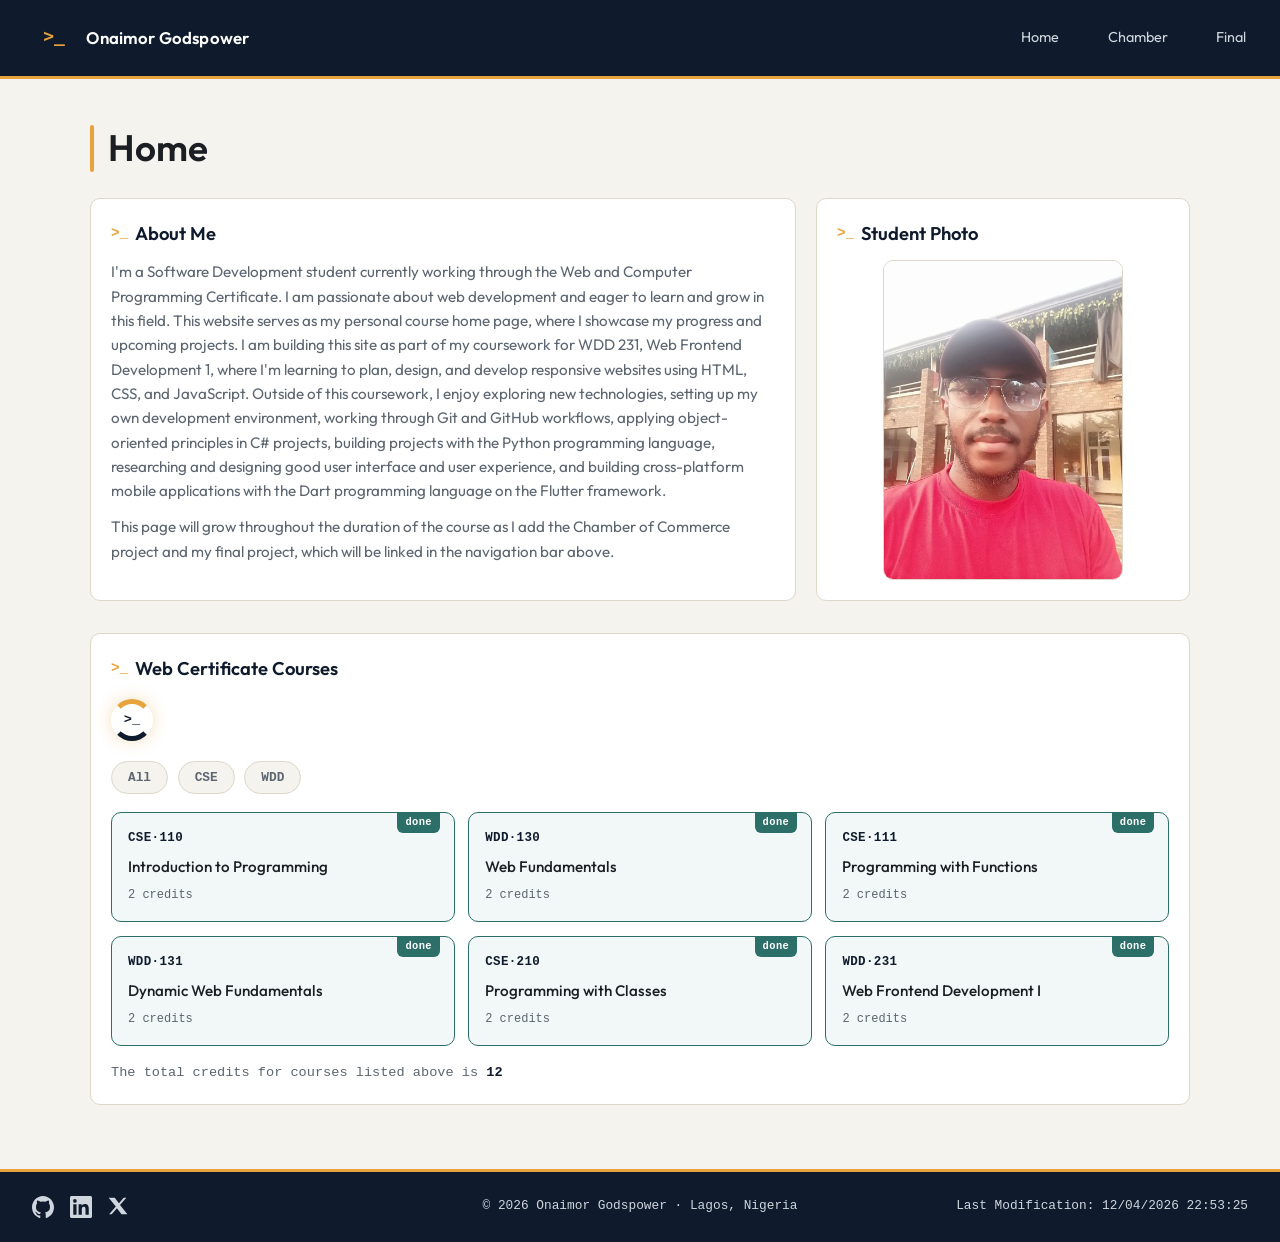
<file: index.html>
<!DOCTYPE html>
<html lang="en">
<head>
  <meta charset="UTF-8">
  <meta name="viewport" content="width=device-width, initial-scale=1.0">
  <title>Home | Onaimor Godspower – WDD 231 Web Frontend Development</title>
  <meta name="description" content="Personal course home page for WDD 231, Web Frontend Development I, showcasing course progress and upcoming projects.">
  <meta name="author" content="Onaimor Godspower">

  <link rel="preconnect" href="https://fonts.googleapis.com">
  <link rel="preconnect" href="https://fonts.gstatic.com" crossorigin>
  <link href="https://fonts.googleapis.com/css2?family=Outfit:wght@400..700&display=swap" rel="stylesheet">

  <link rel="stylesheet" href="styles/small.css">
  <link rel="stylesheet" href="styles/larger.css">

  <script src="scripts/navigation.js" defer></script>
  <script src="scripts/date.js" defer></script>
  <script src="scripts/course.js" defer></script>
</head>
<body>

  <header>
    <div class="logo-group">
      <img src="images/logo.svg" alt="Site logo" class="logo" width="44" height="44">
      <span class="site-name">Onaimor Godspower</span>
    </div>

    <button class="hamburger" id="hamburger" aria-label="Open menu" aria-expanded="false" aria-controls="primary-nav">
      <span></span><span></span><span></span>
    </button>

    <nav id="primary-nav">
      <a href="index.html" class="is-active">Home</a>
      <a href="https://gpboss247.github.io/wdd231/chamber/index.html">Chamber</a>
      <a href="https://gpboss247.github.io/wdd231/final/index.html">Final</a>
    </nav>
  </header>

  <main>
    <h1>Home</h1>

    <div class="intro-grid">
      <section class="about-me" aria-labelledby="about-heading">
        <h2 id="about-heading">About Me</h2>
        <p>
            I'm a Software Development student currently working through the Web and Computer Programming Certificate.
            I am passionate about web development and eager to learn and grow in this field.
            This website serves as my personal course home page, where I showcase my progress and upcoming projects.
            I am building this site as part of my coursework for WDD 231, Web Frontend Development 1, where I'm learning
            to plan, design, and develop responsive websites using HTML, CSS, and JavaScript.
            Outside of this coursework, I enjoy exploring new technologies, setting up my own development environment,
            working through Git and GitHub workflows, applying object-oriented principles in C# projects,
            building projects with the Python programming language, researching and designing good user interface and user experience,
            and building cross-platform mobile applications with the Dart programming language on the Flutter framework.
        </p>
        <p>
          This page will grow throughout the duration of the course as I add the Chamber of Commerce project
          and my final project, which will be linked in the navigation bar above.
        </p>
      </section>

      <section class="student-photo" aria-labelledby="photo-heading">
        <h2 id="photo-heading">Student Photo</h2>
        <img src="images/student-photo.jpg" alt="Onaimor Godspower profile picture" width="240" height="240">
      </section>
    </div>

    <section class="courses" aria-labelledby="courses-heading">
      <h2 id="courses-heading">Web Certificate Courses</h2>
      <div id="loader" aria-hidden="true"></div>

      <div class="filter-buttons" id="filter-buttons">
        <button data-filter="all" class="is-active" type="button">All</button>
        <button data-filter="cse" type="button">CSE</button>
        <button data-filter="wdd" type="button">WDD</button>
      </div>

      <div class="course-grid" id="course-grid"></div>

      <p class="credit-total">The total credits for courses listed above is <span id="credit-count">0</span></p>
    </section>
    <dialog id="course-details"></dialog>
  </main>

  <footer>
    <div class="social-links">
      <a href="https://github.com/gpboss247" target="_blank" rel="noopener" aria-label="GitHub profile">
        <svg viewBox="0 0 24 24" width="22" height="22" fill="currentColor" aria-hidden="true">
          <path d="M12 0C5.37 0 0 5.5 0 12.3c0 5.44 3.44 10.05 8.2 11.68.6.11.82-.27.82-.6
          0-.3-.01-1.08-.02-2.12-3.34.75-4.04-1.63-4.04-1.63-.55-1.42-1.34-1.8-1.34-1.8-1.09-.77.08-.75.08-.75
          1.2.09 1.84 1.26 1.84 1.26 1.07 1.87 2.8 1.33 3.49 1.02.11-.79.42-1.33.76-1.64-2.67-.31-5.47-1.37-5.47-6.1
          0-1.35.47-2.45 1.24-3.31-.13-.31-.54-1.57.12-3.28 0 0 1.01-.33 3.3 1.26a11.2 11.2 0 0 1 6.02 0c2.29-1.59
          3.3-1.26 3.3-1.26.66 1.71.25 2.97.12 3.28.77.86 1.24 1.96 1.24 3.31 0 4.74-2.8 5.79-5.48 6.09.43.38.81
          1.14.81 2.3 0 1.66-.02 3-.02 3.41 0 .33.22.72.83.6C20.57 22.34 24 17.73 24 12.3 24 5.5 18.63 0 12 0z"/>
        </svg>
      </a>
      <a href="https://www.linkedin.com/in/onaimor-godspower247gptech" target="_blank" rel="noopener" aria-label="LinkedIn profile">
        <svg viewBox="0 0 24 24" width="22" height="22" fill="currentColor" aria-hidden="true">
          <path d="M20.45 20.45h-3.55v-5.57c0-1.33-.02-3.04-1.85-3.04-1.86 0-2.14 1.45-2.14
          2.94v5.67H9.36V9h3.41v1.56h.05c.48-.9 1.64-1.85 3.37-1.85 3.6 0 4.27 2.37 4.27 5.45v6.29zM5.34
          7.43a2.06 2.06 0 1 1 0-4.12 2.06 2.06 0 0 1 0 4.12zM7.12 20.45H3.56V9h3.56v11.45zM22.22 0H1.77
          C.79 0 0 .77 0 1.73v20.54C0 23.23.79 24 1.77 24h20.45c.98 0 1.78-.77 1.78-1.73V1.73C24 .77 23.2 0 22.22 0z"/>
        </svg>
      </a>
      <a href="https://x.com/" target="_blank" rel="noopener" aria-label="X profile">
        <svg viewBox="0 0 24 24" width="20" height="20" fill="currentColor" aria-hidden="true">
          <path d="M18.9 2H22l-7.6 8.7L23.3 22h-7.1l-5.5-7.2L4.4 22H1.3l8.1-9.3L.8 2h7.3l5 6.6L18.9 2z"/>
        </svg>
      </a>
    </div>

    <p>&copy; <span id="currentyear"></span> Onaimor Godspower &middot; Lagos, Nigeria</p>
    <p id="lastModified"></p>
  </footer>

</body>
</html>
</file>
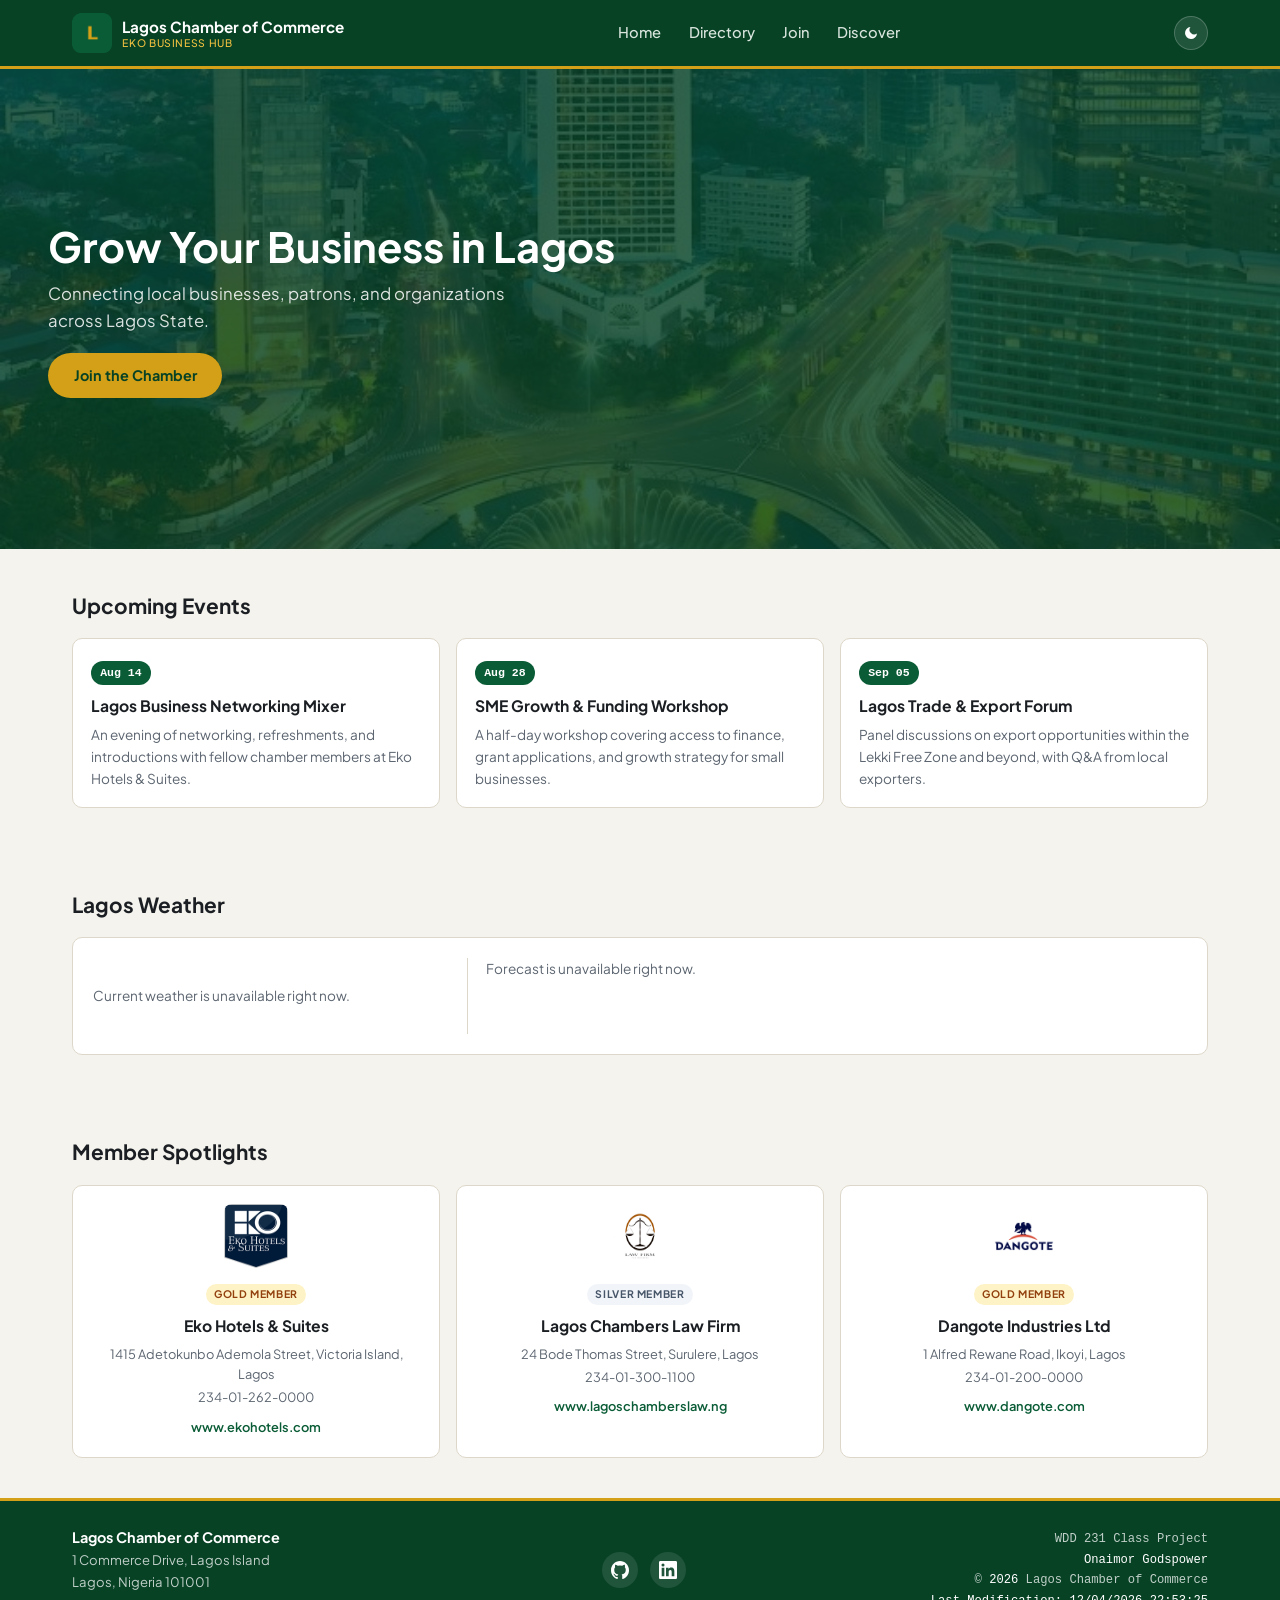
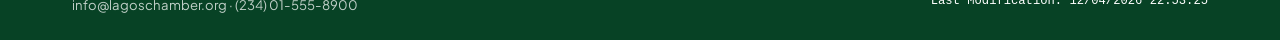
<file: chamber/index.html>
<!DOCTYPE html>
<html lang="en">
<head>
  <meta charset="UTF-8">
  <meta name="viewport" content="width=device-width, initial-scale=1.0">
  <title>Home | Lagos Chamber of Commerce</title>
  <meta name="description" content="The Lagos Chamber of Commerce connects local businesses across Lagos, Nigeria, with networking opportunities, resources, and community events.">
  <meta name="author" content="Onaimor Godspower">

  <link rel="icon" href="images/favicon.ico">

  <!-- facebook graph -->
  <meta property="og:title" content="Lagos Chamber of Commerce">
  <meta property="og:description" content="Connecting businesses across Lagos, Nigeria, with networking opportunities, resources, and community events.">
  <meta property="og:image" content="https://gpboss247.github.io/wdd231/chamber/images/og-image.png">
  <meta property="og:url" content="https://gpboss247.github.io/wdd231/chamber/index.html">
  <meta property="og:type" content="website">
  <meta property="og:locale" content="en_US">

  <link rel="preconnect" href="https://fonts.googleapis.com">
  <link rel="preconnect" href="https://fonts.gstatic.com" crossorigin>
  <link href="https://fonts.googleapis.com/css2?family=Plus+Jakarta+Sans:wght@400..700&display=optional" rel="stylesheet">

  <link rel="stylesheet" href="styles/normalize.css">
  <link rel="stylesheet" href="styles/small.css">
  <link rel="stylesheet" href="styles/larger.css">

  <script src="scripts/theme.js" defer></script>
  <script src="scripts/navigation.js" defer></script>
  <script src="scripts/date.js" defer></script>
  <script src="scripts/spotlights.js" defer></script>
  <script src="scripts/weather.js" defer></script>
</head>
<body>

  <header>
    <div class="header-inner">
      <div class="logo-group">
        <img src="images/logo.png" alt="Lagos Chamber of Commerce logo" width="40" height="40">
        <div class="site-name">
          Lagos Chamber of Commerce
          <span>Eko Business Hub</span>
        </div>
      </div>

      <nav id="primary-nav">
        <a href="index.html" class="is-active">Home</a>
        <a href="directory.html">Directory</a>
        <a href="join.html">Join</a>
        <a href="discover.html">Discover</a>
      </nav>

      <div class="header-actions">
        <button class="theme-toggle" id="theme-toggle" type="button" aria-label="Switch to dark mode">
          <svg class="icon-moon" viewBox="0 0 24 24" width="16" height="16" fill="currentColor" aria-hidden="true">
            <path d="M21 12.79A9 9 0 1 1 11.21 3 7 7 0 0 0 21 12.79z"/>
          </svg>
          <svg class="icon-sun" viewBox="0 0 24 24" width="16" height="16" fill="currentColor" aria-hidden="true">
            <circle cx="12" cy="12" r="4.5"/>
            <path d="M12 2v2.5M12 19.5V22M4.2 4.2l1.8 1.8M18 18l1.8 1.8M2 12h2.5M19.5 12H22M4.2 19.8l1.8-1.8M18 6l1.8-1.8" stroke="currentColor" stroke-width="1.6" stroke-linecap="round"/>
          </svg>
        </button>

        <button class="hamburger" id="hamburger" aria-label="Open menu" aria-expanded="false" aria-controls="primary-nav">
          <span></span><span></span><span></span>
        </button>
      </div>
    </div>
  </header>

  <main>

    <!-- hero -->
    <section class="hero">
      <img src="images/hero.jpg" alt="Lagos city skyline" class="hero-image" width="1200" height="480" fetchpriority="high">
      <div class="hero-overlay">
        <h1>Grow Your Business in Lagos</h1>
        <p>Connecting local businesses, patrons, and organizations across Lagos State.</p>
        <a href="join.html" class="cta-button">Join the Chamber</a>
      </div>
    </section>

    <!-- current events -->
    <section class="events" aria-labelledby="events-heading">
      <h2 id="events-heading">Upcoming Events</h2>
      <div class="events-grid">
        <div class="event-card">
          <span class="event-date">Aug 14</span>
          <h3>Lagos Business Networking Mixer</h3>
          <p>An evening of networking, refreshments, and introductions with fellow chamber members at Eko Hotels &amp; Suites.</p>
        </div>
        <div class="event-card">
          <span class="event-date">Aug 28</span>
          <h3>SME Growth &amp; Funding Workshop</h3>
          <p>A half-day workshop covering access to finance, grant applications, and growth strategy for small businesses.</p>
        </div>
        <div class="event-card">
          <span class="event-date">Sep 05</span>
          <h3>Lagos Trade &amp; Export Forum</h3>
          <p>Panel discussions on export opportunities within the Lekki Free Zone and beyond, with Q&amp;A from local exporters.</p>
        </div>
      </div>
    </section>

    <!-- weather -->
    <section class="weather" aria-labelledby="weather-heading">
      <h2 id="weather-heading">Lagos Weather</h2>
      <div class="weather-panel">
        <div class="weather-current" id="weather-current">
          <img id="current-icon" class="weather-icon" src="[data-uri]" alt="" width="64" height="64">
          <div>
            <span class="current-temp" id="current-temp">--</span>
            <span class="current-desc" id="current-desc">Loading forecast…</span>
          </div>
        </div>
        <div class="forecast-container" id="forecast-container"></div>
      </div>
    </section>

    <!-- member spotlight -->
    <section class="spotlights" aria-labelledby="spotlights-heading">
      <h2 id="spotlights-heading">Member Spotlights</h2>
      <div class="spotlights-grid" id="spotlights-container"></div>
    </section>

  </main>

  <footer>
    <div class="footer-inner">
      <div class="footer-address">
        <strong>Lagos Chamber of Commerce</strong><br>
        1 Commerce Drive, Lagos Island<br>
        Lagos, Nigeria 101001<br>
        info@lagoschamber.org &middot; (234) 01-555-8900
      </div>

      <div class="footer-socials">
        <a href="https://github.com/gpboss247" target="_blank" rel="noopener" aria-label="GitHub profile">
          <svg viewBox="0 0 24 24" width="18" height="18" fill="currentColor" aria-hidden="true">
            <path d="M12 0C5.37 0 0 5.5 0 12.3c0 5.44 3.44 10.05 8.2 11.68.6.11.82-.27.82-.6
            0-.3-.01-1.08-.02-2.12-3.34.75-4.04-1.63-4.04-1.63-.55-1.42-1.34-1.8-1.34-1.8-1.09-.77.08-.75.08-.75
            1.2.09 1.84 1.26 1.84 1.26 1.07 1.87 2.8 1.33 3.49 1.02.11-.79.42-1.33.76-1.64-2.67-.31-5.47-1.37-5.47-6.1
            0-1.35.47-2.45 1.24-3.31-.13-.31-.54-1.57.12-3.28 0 0 1.01-.33 3.3 1.26a11.2 11.2 0 0 1 6.02 0c2.29-1.59
            3.3-1.26 3.3-1.26.66 1.71.25 2.97.12 3.28.77.86 1.24 1.96 1.24 3.31 0 4.74-2.8 5.79-5.48 6.09.43.38.81
            1.14.81 2.3 0 1.66-.02 3-.02 3.41 0 .33.22.72.83.6C20.57 22.34 24 17.73 24 12.3 24 5.5 18.63 0 12 0z"/>
          </svg>
        </a>
        <a href="https://www.linkedin.com/in/onaimor-godspower247gptech" target="_blank" rel="noopener" aria-label="LinkedIn profile">
          <svg viewBox="0 0 24 24" width="18" height="18" fill="currentColor" aria-hidden="true">
            <path d="M20.45 20.45h-3.55v-5.57c0-1.33-.02-3.04-1.85-3.04-1.86 0-2.14 1.45-2.14
            2.94v5.67H9.36V9h3.41v1.56h.05c.48-.9 1.64-1.85 3.37-1.85 3.6 0 4.27 2.37 4.27 5.45v6.29zM5.34
            7.43a2.06 2.06 0 1 1 0-4.12 2.06 2.06 0 0 1 0 4.12zM7.12 20.45H3.56V9h3.56v11.45zM22.22 0H1.77
            C.79 0 0 .77 0 1.73v20.54C0 23.23.79 24 1.77 24h20.45c.98 0 1.78-.77 1.78-1.73V1.73C24 .77 23.2 0 22.22 0z"/>
          </svg>
        </a>
      </div>

      <div class="footer-meta">
        WDD 231 Class Project<br>
        <span>Onaimor Godspower</span><br>
        &copy; <span id="currentyear"></span> Lagos Chamber of Commerce<br>
        <span id="lastModified"></span>
      </div>
    </div>
  </footer>

</body>
</html>
</file>
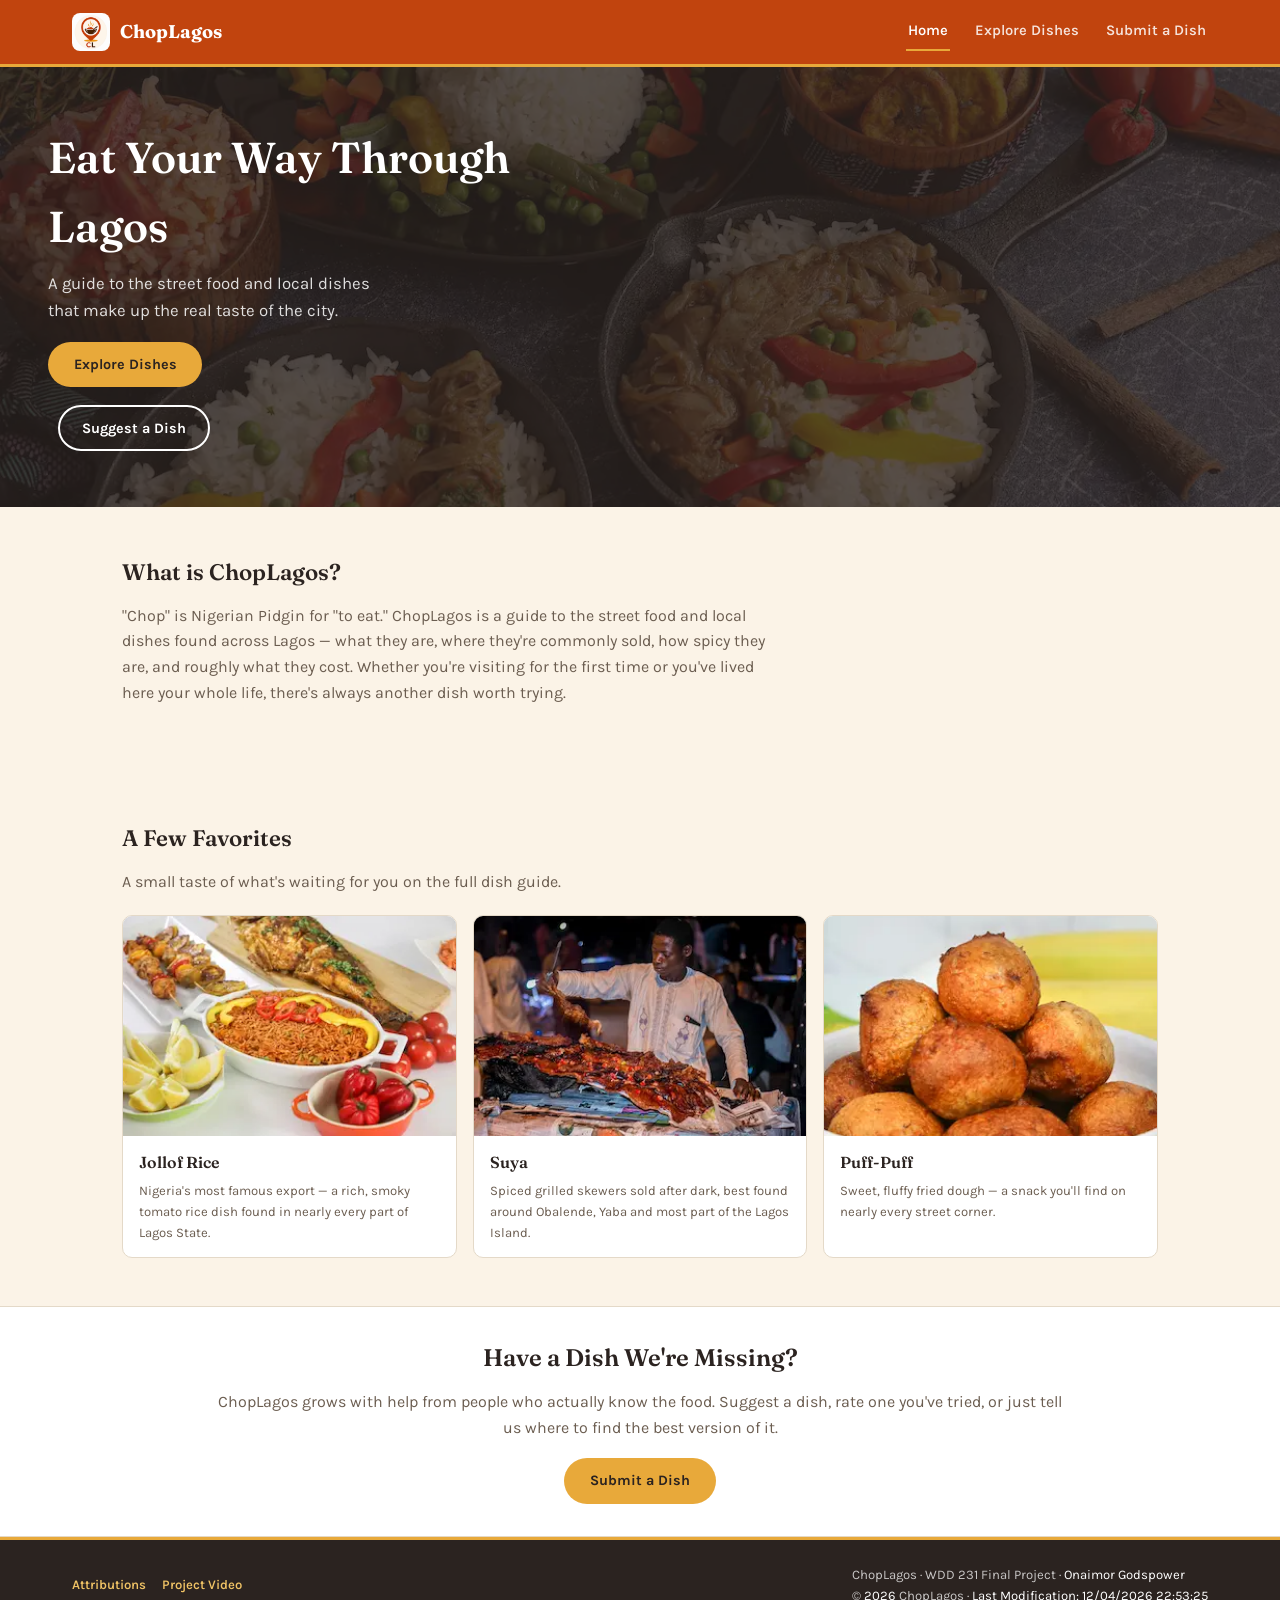
<file: final/index.html>
<!DOCTYPE html>
<html lang="en">
<head>
  <meta charset="UTF-8">
  <meta name="viewport" content="width=device-width, initial-scale=1.0">
  <title>ChopLagos | Lagos Street Food &amp; Local Dishes Guide</title>
  <meta name="description" content="ChopLagos is a guide to Lagos street food and local dishes, helping you discover what to eat, where to find it, and how spicy it is.">
  <meta name="author" content="Onaimor Godspower">

  <link rel="icon" type="image/png" href="images/logo.png">

  <meta property="og:title" content="ChopLagos | Lagos Street Food Guide">
  <meta property="og:description" content="Discover popular Lagos street food and local dishes, filterable by spice level and region.">
  <meta property="og:image" content="https://gpboss247.github.io/wdd231/final/images/og-image.webp">
  <meta property="og:url" content="https://gpboss247.github.io/wdd231/final/index.html">
  <meta property="og:type" content="website">
  <meta property="og:locale" content="en_US">

  <link rel="preconnect" href="https://fonts.googleapis.com">
  <link rel="preconnect" href="https://fonts.gstatic.com" crossorigin>
  <link href="https://fonts.googleapis.com/css2?family=Fraunces:opsz,wght@9..144,500;9..144,600;9..144,700&family=Karla:wght@400;500;700&display=optional" rel="stylesheet">

  <link rel="stylesheet" href="styles/normalize.css">
  <link rel="stylesheet" href="styles/small.css">
  <link rel="stylesheet" href="styles/larger.css">

  <script src="scripts/navigation.js" defer></script>
  <script src="scripts/date.js" defer></script>
</head>
<body>

  <header>
    <div class="header-inner">
      <div class="logo-group">
        <img src="images/logo.png" alt="ChopLagos logo" width="38" height="38">
        <span class="site-name">ChopLagos</span>
      </div>

      <button class="hamburger" id="hamburger" aria-label="Open menu" aria-expanded="false" aria-controls="primary-nav">
        <span></span><span></span><span></span>
      </button>

      <nav id="primary-nav">
        <a href="index.html" class="is-active">Home</a>
        <a href="dishes.html">Explore Dishes</a>
        <a href="submit.html">Submit a Dish</a>
      </nav>
    </div>
  </header>

  <main>

    <section class="hero">
      <img src="images/hero.webp" alt="Lagos street food scene" class="hero-image" width="1200" height="440" fetchpriority="high">
      <div class="hero-overlay">
        <h1>Eat Your Way Through Lagos</h1>
        <p>A guide to the street food and local dishes that make up the real taste of the city.</p>
        <a href="dishes.html" class="cta-button">Explore Dishes</a>
        <a href="submit.html" class="cta-button-outline">Suggest a Dish</a>
      </div>
    </section>

    <section class="home-section" aria-labelledby="about-heading">
      <h2 id="about-heading">What is ChopLagos?</h2>
      <p>
        "Chop" is Nigerian Pidgin for "to eat." ChopLagos is a guide to the street food and local
        dishes found across Lagos &mdash; what they are, where they're commonly sold, how spicy they
        are, and roughly what they cost. Whether you're visiting for the first time or you've lived
        here your whole life, there's always another dish worth trying.
      </p>
    </section>

    <section class="home-section" aria-labelledby="featured-heading">
      <h2 id="featured-heading">A Few Favorites</h2>
      <p>A small taste of what's waiting for you on the full dish guide.</p>
      <div class="featured-grid">
        <div class="featured-card">
          <img src="images/dishes/jollof-rice.webp" alt="Jollof Rice" loading="lazy" width="320" height="220">
          <div class="featured-card-body">
            <h3>Jollof Rice</h3>
            <p>Nigeria's most famous export &mdash; a rich, smoky tomato rice dish found in nearly every part of Lagos State.</p>
          </div>
        </div>
        <div class="featured-card">
          <img src="images/dishes/suya.webp" alt="Suya" loading="lazy" width="320" height="220">
          <div class="featured-card-body">
            <h3>Suya</h3>
            <p>Spiced grilled skewers sold after dark, best found around Obalende, Yaba and most part of the Lagos Island.</p>
          </div>
        </div>
        <div class="featured-card">
          <img src="images/dishes/puff-puff.webp" alt="Puff-Puff" loading="lazy" width="320" height="220">
          <div class="featured-card-body">
            <h3>Puff-Puff</h3>
            <p>Sweet, fluffy fried dough &mdash; a snack you'll find on nearly every street corner.</p>
          </div>
        </div>
      </div>
    </section>

    <div class="about-band">
      <div class="about-band-inner">
        <h2>Have a Dish We're Missing?</h2>
        <p>ChopLagos grows with help from people who actually know the food. Suggest a dish, rate one you've tried, or just tell us where to find the best version of it.</p>
        <a href="submit.html" class="cta-button">Submit a Dish</a>
      </div>
    </div>

  </main>

  <footer>
    <div class="footer-inner">
      <div class="footer-links">
        <a href="attributions.html">Attributions</a>
        <a href="https://www.loom.com/share/5734ff10dd3842959cdbfb5f8f7812ed" target="_blank" rel="noopener">Project Video</a>
      </div>
      <div class="footer-meta">
        ChopLagos &middot; WDD 231 Final Project &middot; <span>Onaimor Godspower</span><br>
        &copy; <span id="currentyear"></span> ChopLagos &middot; <span id="lastModified"></span>
      </div>
    </div>
  </footer>

</body>
</html>
</file>
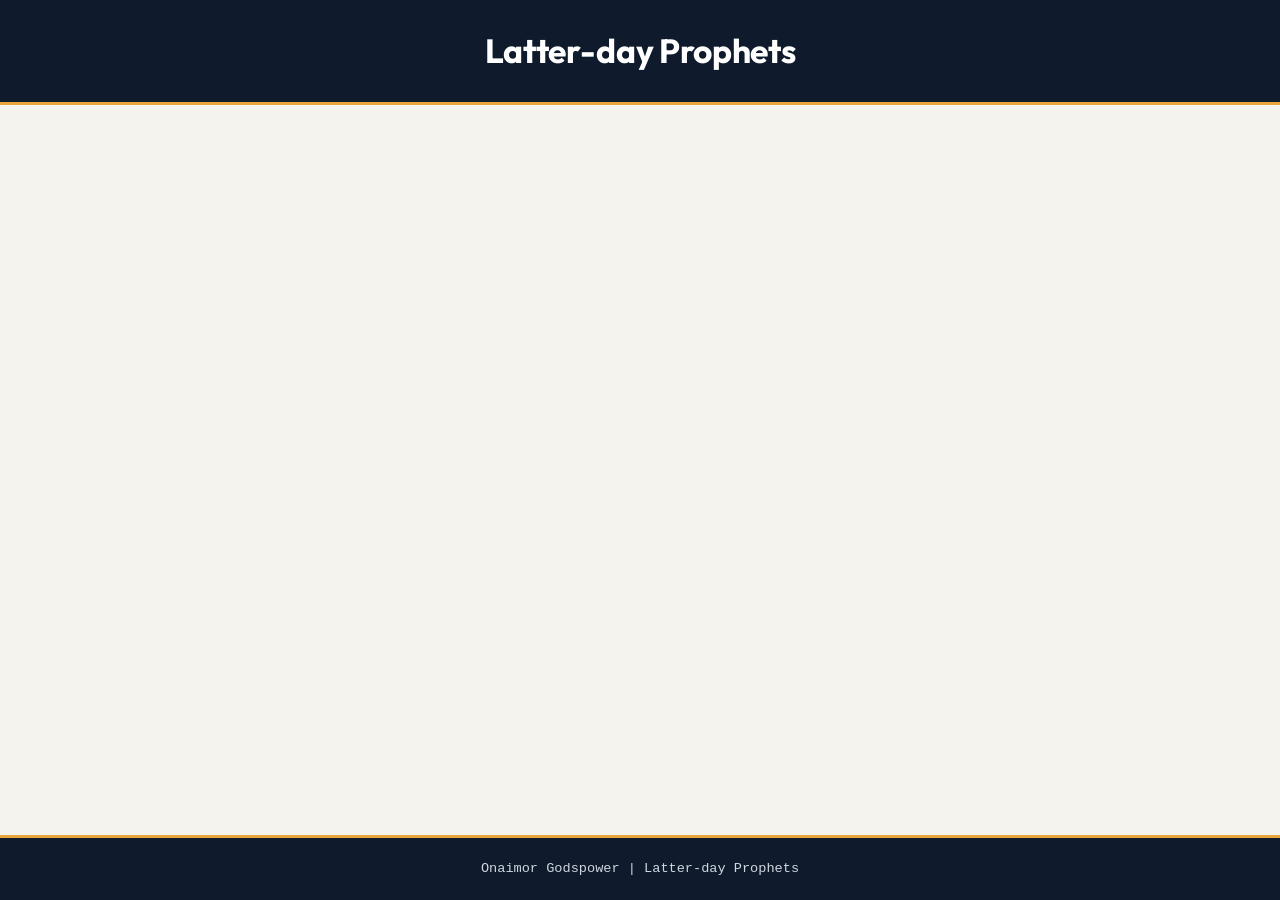
<file: prophets.html>
<!DOCTYPE html>
<html lang="en">
<head>
  <meta charset="UTF-8">
  <meta name="viewport" content="width=device-width, initial-scale=1.0">
  <title>Latter-day Prophets | Onaimor Godspower – WDD 231</title>
  <meta name="description" content="A dynamically generated card layout of the Presidents of The Church of Jesus Christ of Latter-day Saints built with the Fetch API and JSON.">
  <meta name="author" content="Onaimor Godspower">

  <link rel="preconnect" href="https://fonts.googleapis.com">
  <link rel="preconnect" href="https://fonts.gstatic.com" crossorigin>
  <link href="https://fonts.googleapis.com/css2?family=Outfit:wght@400..700&display=swap" rel="stylesheet">

  <link rel="stylesheet" href="styles/prophets.css">
  <script src="scripts/prophets.js" defer></script>
</head>
<body>

  <header>
    <h1>Latter-day Prophets</h1>
  </header>

  <main>
    <div id="cards"></div>
  </main>

  <footer>
    <p>Onaimor Godspower | Latter-day Prophets</p>
  </footer>

</body>
</html>
</file>
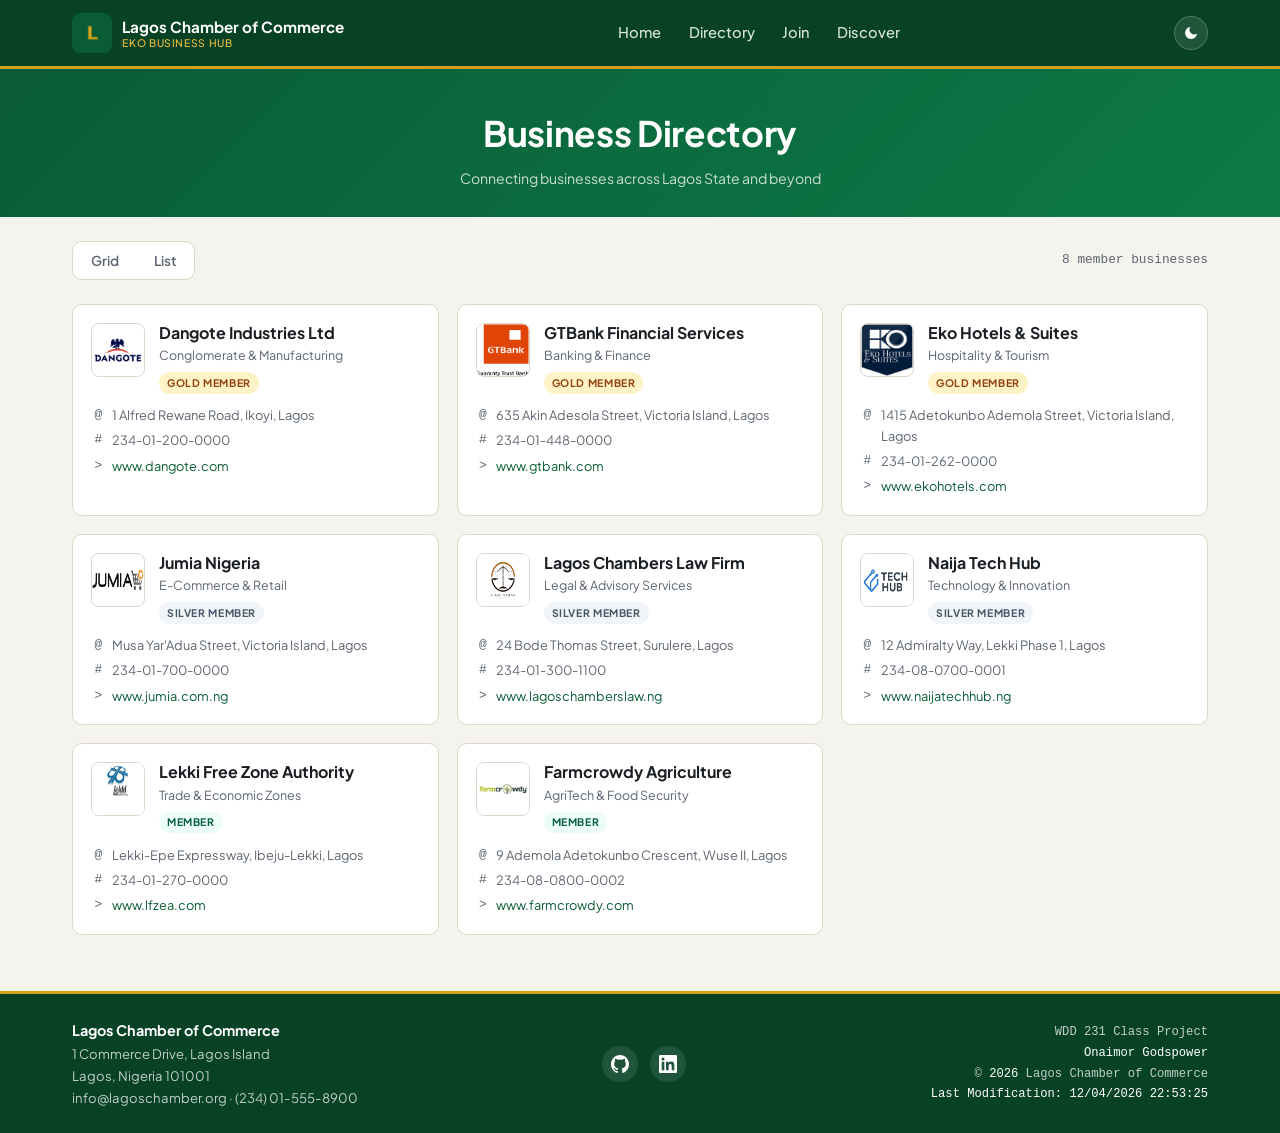
<file: chamber/directory.html>
<!DOCTYPE html>
<html lang="en">
<head>
  <meta charset="UTF-8">
  <meta name="viewport" content="width=device-width, initial-scale=1.0">
  <title>Business Directory | Lagos Chamber of Commerce</title>
  <meta name="description" content="Browse member businesses of the Lagos Chamber of Commerce, a resource hub connecting local businesses, patrons, and organizations across Lagos, Nigeria.">
  <meta name="author" content="Onaimor Godspower">

  <link rel="icon" href="images/favicon.ico">

  <!-- Facebook Open Graph -->
  <meta property="og:title" content="Lagos Chamber of Commerce – Business Directory">
  <meta property="og:description" content="Browse member businesses of the Lagos Chamber of Commerce, a resource hub connecting local businesses, patrons, and organizations across Lagos, Nigeria.">
  <meta property="og:image" content="https://gpboss247.github.io/wdd231/chamber/images/og-image.png">
  <meta property="og:url" content="https://gpboss247.github.io/wdd231/chamber/directory.html">
  <meta property="og:type" content="website">
  <meta property="og:locale" content="en_US">

  <link rel="preconnect" href="https://fonts.googleapis.com">
  <link rel="preconnect" href="https://fonts.gstatic.com" crossorigin>
  <link href="https://fonts.googleapis.com/css2?family=Plus+Jakarta+Sans:wght@400..700&display=optional" rel="stylesheet">

  <link rel="stylesheet" href="styles/normalize.css">
  <link rel="stylesheet" href="styles/small.css">
  <link rel="stylesheet" href="styles/larger.css">

  <script src="scripts/theme.js" defer></script>
  <script src="scripts/navigation.js" defer></script>
  <script src="scripts/date.js" defer></script>
  <script src="scripts/directory.js" defer></script>
</head>
<body>

  <header>
    <div class="header-inner">
      <div class="logo-group">
        <img src="images/logo.png" alt="Lagos Chamber of Commerce logo" width="40" height="40">
        <div class="site-name">
          Lagos Chamber of Commerce
          <span>Eko Business Hub</span>
        </div>
      </div>

      <nav id="primary-nav">
        <a href="index.html">Home</a>
        <a href="directory.html" class="is-active">Directory</a>
        <a href="join.html">Join</a>
        <a href="discover.html">Discover</a>
      </nav>

      <div class="header-actions">
        <button class="theme-toggle" id="theme-toggle" type="button" aria-label="Switch to dark mode">
          <svg class="icon-moon" viewBox="0 0 24 24" width="16" height="16" fill="currentColor" aria-hidden="true">
            <path d="M21 12.79A9 9 0 1 1 11.21 3 7 7 0 0 0 21 12.79z"/>
          </svg>
          <svg class="icon-sun" viewBox="0 0 24 24" width="16" height="16" fill="currentColor" aria-hidden="true">
            <circle cx="12" cy="12" r="4.5"/>
            <path d="M12 2v2.5M12 19.5V22M4.2 4.2l1.8 1.8M18 18l1.8 1.8M2 12h2.5M19.5 12H22M4.2 19.8l1.8-1.8M18 6l1.8-1.8" stroke="currentColor" stroke-width="1.6" stroke-linecap="round"/>
          </svg>
        </button>

        <button class="hamburger" id="hamburger" aria-label="Open menu" aria-expanded="false" aria-controls="primary-nav">
          <span></span><span></span><span></span>
        </button>
      </div>
    </div>
  </header>

  <main>
    <div class="page-band">
      <h1>Business Directory</h1>
      <p>Connecting businesses across Lagos State and beyond</p>
    </div>

    <div class="controls">
      <div class="view-toggle">
        <button id="btn-grid" class="is-active" type="button">Grid</button>
        <button id="btn-list" type="button">List</button>
      </div>
      <span class="result-count" id="result-count"></span>
    </div>

    <section class="directory">
      <div class="biz-grid" id="directory-container"></div>
    </section>
  </main>

  <footer>
    <div class="footer-inner">
      <div class="footer-address">
        <strong>Lagos Chamber of Commerce</strong><br>
        1 Commerce Drive, Lagos Island<br>
        Lagos, Nigeria 101001<br>
        info@lagoschamber.org &middot; (234) 01-555-8900
      </div>

      <div class="footer-socials">
        <a href="https://github.com/gpboss247" target="_blank" rel="noopener" aria-label="GitHub profile">
          <svg viewBox="0 0 24 24" width="18" height="18" fill="currentColor" aria-hidden="true">
            <path d="M12 0C5.37 0 0 5.5 0 12.3c0 5.44 3.44 10.05 8.2 11.68.6.11.82-.27.82-.6
            0-.3-.01-1.08-.02-2.12-3.34.75-4.04-1.63-4.04-1.63-.55-1.42-1.34-1.8-1.34-1.8-1.09-.77.08-.75.08-.75
            1.2.09 1.84 1.26 1.84 1.26 1.07 1.87 2.8 1.33 3.49 1.02.11-.79.42-1.33.76-1.64-2.67-.31-5.47-1.37-5.47-6.1
            0-1.35.47-2.45 1.24-3.31-.13-.31-.54-1.57.12-3.28 0 0 1.01-.33 3.3 1.26a11.2 11.2 0 0 1 6.02 0c2.29-1.59
            3.3-1.26 3.3-1.26.66 1.71.25 2.97.12 3.28.77.86 1.24 1.96 1.24 3.31 0 4.74-2.8 5.79-5.48 6.09.43.38.81
            1.14.81 2.3 0 1.66-.02 3-.02 3.41 0 .33.22.72.83.6C20.57 22.34 24 17.73 24 12.3 24 5.5 18.63 0 12 0z"/>
          </svg>
        </a>
        <a href="https://www.linkedin.com/in/onaimor-godspower247gptech" target="_blank" rel="noopener" aria-label="LinkedIn profile">
          <svg viewBox="0 0 24 24" width="18" height="18" fill="currentColor" aria-hidden="true">
            <path d="M20.45 20.45h-3.55v-5.57c0-1.33-.02-3.04-1.85-3.04-1.86 0-2.14 1.45-2.14
            2.94v5.67H9.36V9h3.41v1.56h.05c.48-.9 1.64-1.85 3.37-1.85 3.6 0 4.27 2.37 4.27 5.45v6.29zM5.34
            7.43a2.06 2.06 0 1 1 0-4.12 2.06 2.06 0 0 1 0 4.12zM7.12 20.45H3.56V9h3.56v11.45zM22.22 0H1.77
            C.79 0 0 .77 0 1.73v20.54C0 23.23.79 24 1.77 24h20.45c.98 0 1.78-.77 1.78-1.73V1.73C24 .77 23.2 0 22.22 0z"/>
          </svg>
        </a>
      </div>

      <div class="footer-meta">
        WDD 231 Class Project<br>
        <span>Onaimor Godspower</span><br>
        &copy; <span id="currentyear"></span> Lagos Chamber of Commerce<br>
        <span id="lastModified"></span>
      </div>
    </div>
  </footer>

</body>
</html>
</file>
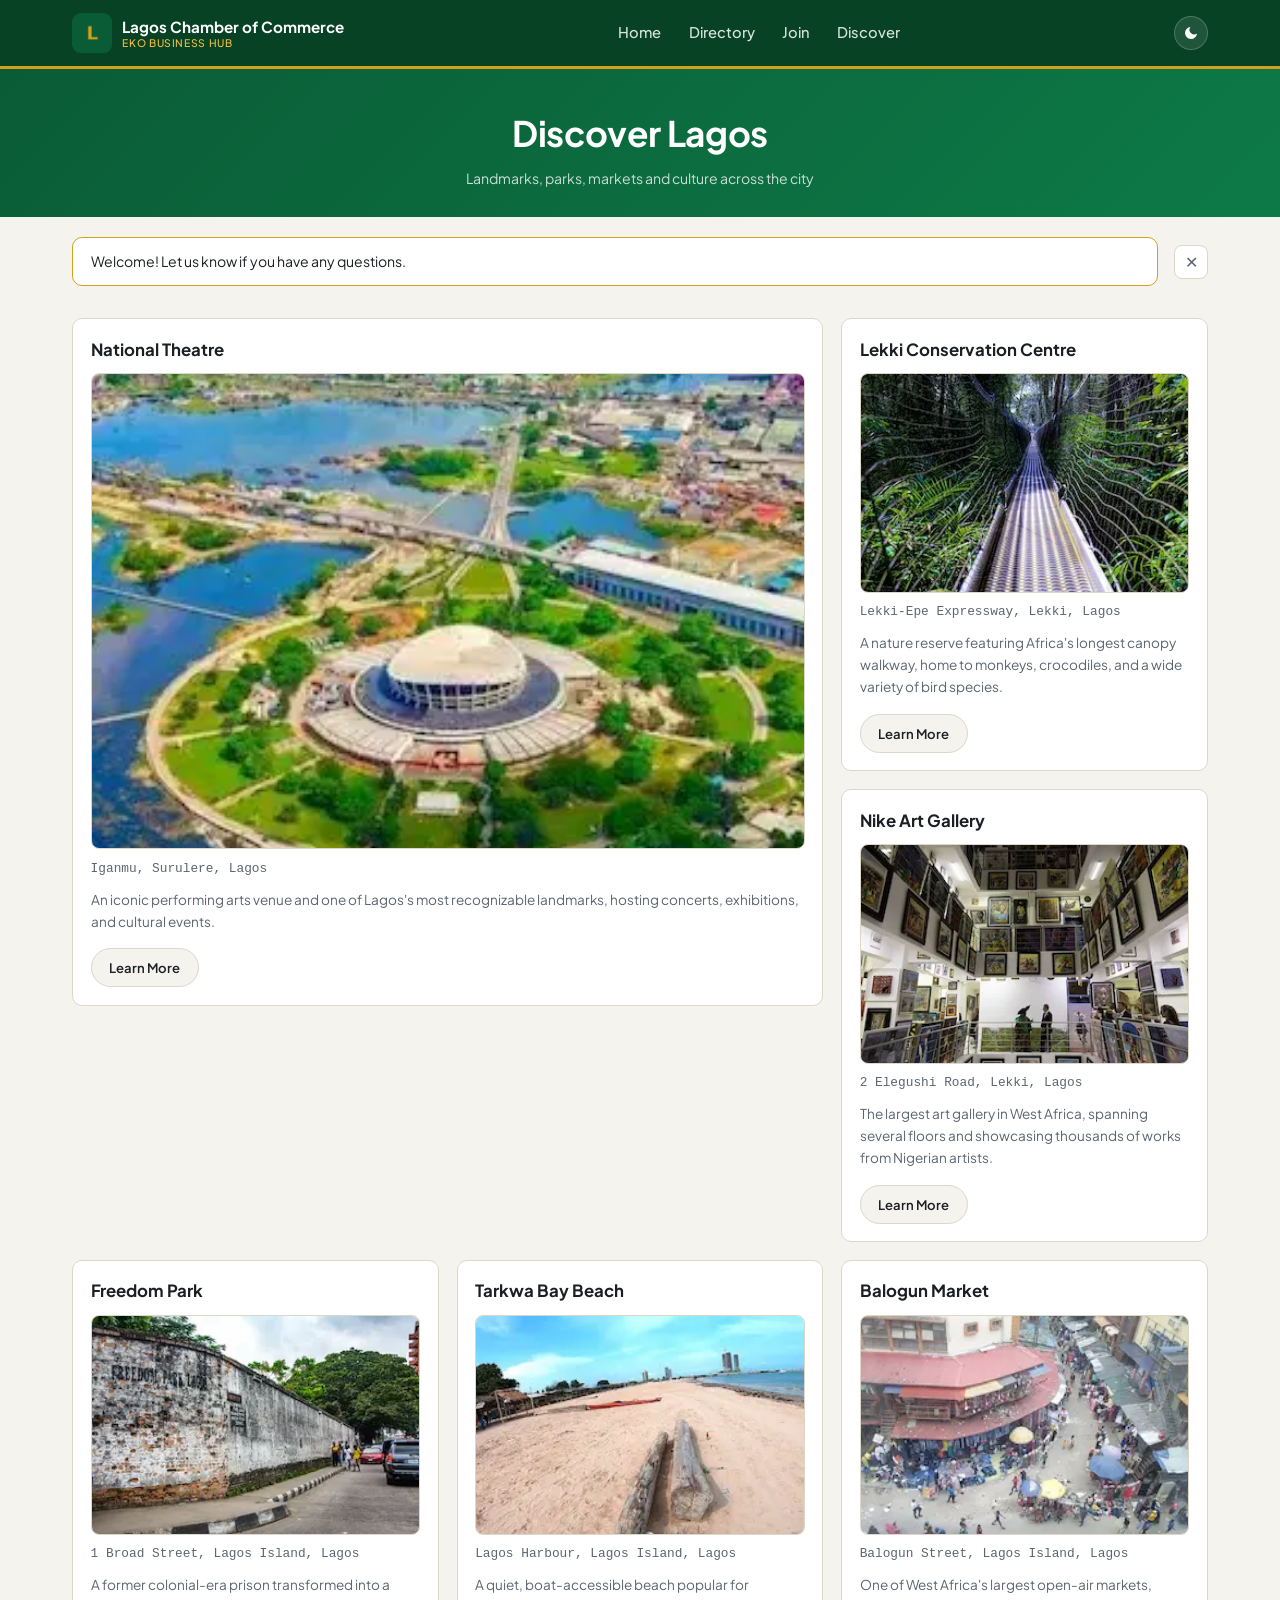
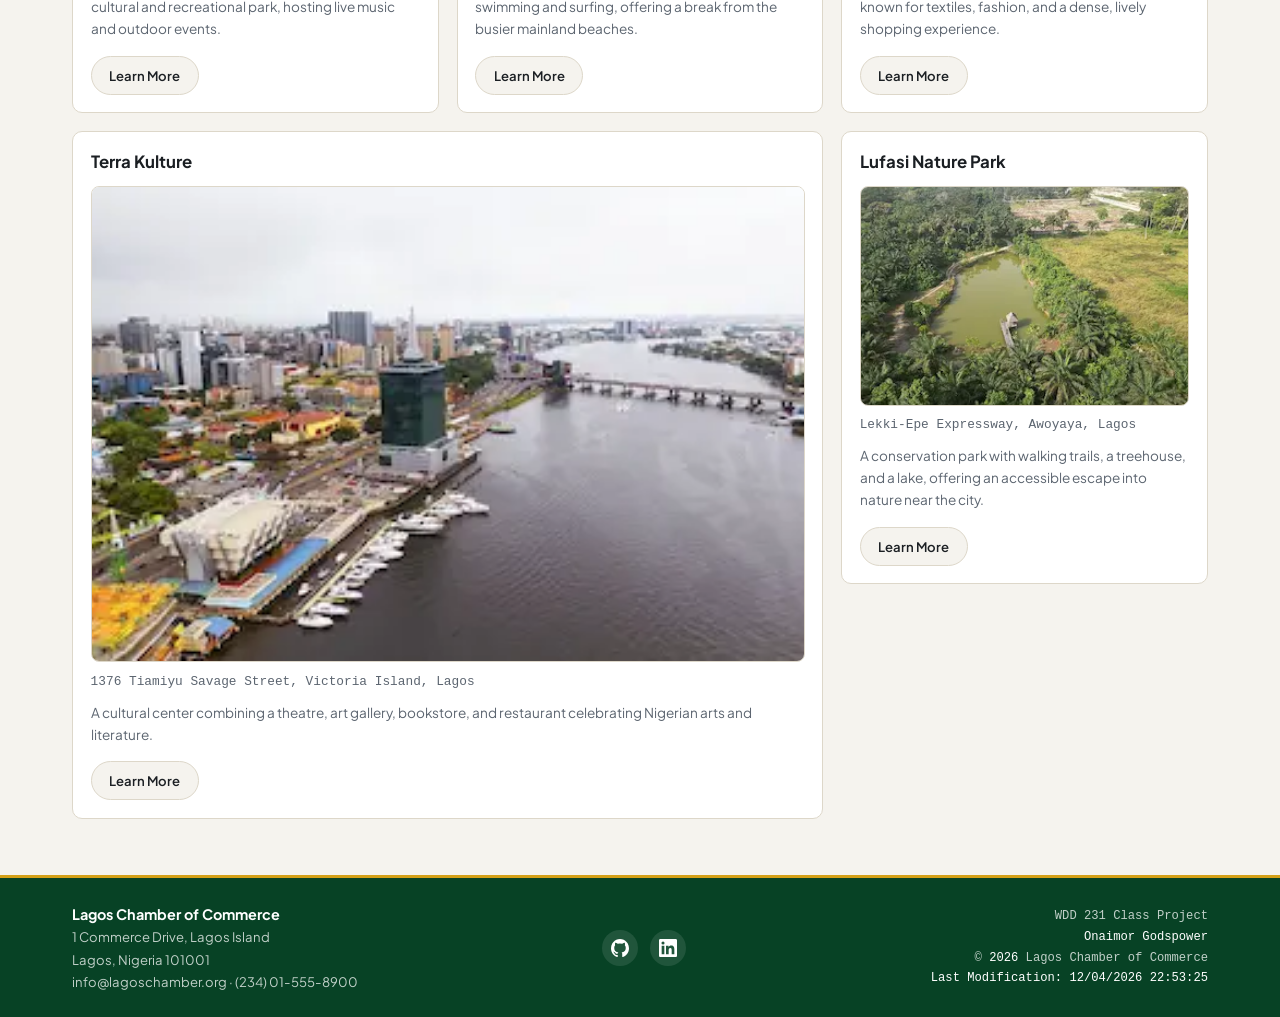
<file: chamber/discover.html>
<!DOCTYPE html>
<html lang="en">
<head>
  <meta charset="UTF-8">
  <meta name="viewport" content="width=device-width, initial-scale=1.0">
  <title>Discover | Lagos Chamber of Commerce</title>
  <meta name="description" content="Discover Lagos: explore landmarks, parks, markets, and cultural sites recommended by the Lagos Chamber of Commerce.">
  <meta name="author" content="Onaimor Godspower">

  <link rel="icon" href="images/favicon.ico">

  <!-- Facebook Open Graph -->
  <meta property="og:title" content="Discover Lagos | Lagos Chamber of Commerce">
  <meta property="og:description" content="Explore landmarks, parks, markets, and cultural sites around Lagos, Nigeria.">
  <meta property="og:image" content="https://gpboss247.github.io/wdd231/chamber/images/og-image.png">
  <meta property="og:url" content="https://gpboss247.github.io/wdd231/chamber/discover.html">
  <meta property="og:type" content="website">
  <meta property="og:locale" content="en_US">

  <link rel="preconnect" href="https://fonts.googleapis.com">
  <link rel="preconnect" href="https://fonts.gstatic.com" crossorigin>
  <link href="https://fonts.googleapis.com/css2?family=Plus+Jakarta+Sans:wght@400..700&display=optional" rel="stylesheet">

  <link rel="stylesheet" href="styles/normalize.css">
  <link rel="stylesheet" href="styles/small.css">
  <link rel="stylesheet" href="styles/medium.css">
  <link rel="stylesheet" href="styles/larger.css">

  <script src="scripts/theme.js" defer></script>
  <script src="scripts/navigation.js" defer></script>
  <script src="scripts/date.js" defer></script>
  <script type="module" src="scripts/discover.js"></script>
</head>
<body>

  <header>
    <div class="header-inner">
      <div class="logo-group">
        <img src="images/logo.png" alt="Lagos Chamber of Commerce logo" width="40" height="40">
        <div class="site-name">
          Lagos Chamber of Commerce
          <span>Eko Business Hub</span>
        </div>
      </div>

      <nav id="primary-nav">
        <a href="index.html">Home</a>
        <a href="directory.html">Directory</a>
        <a href="join.html">Join</a>
        <a href="discover.html" class="is-active">Discover</a>
      </nav>

      <div class="header-actions">
        <button class="theme-toggle" id="theme-toggle" type="button" aria-label="Switch to dark mode">
          <svg class="icon-moon" viewBox="0 0 24 24" width="16" height="16" fill="currentColor" aria-hidden="true">
            <path d="M21 12.79A9 9 0 1 1 11.21 3 7 7 0 0 0 21 12.79z"/>
          </svg>
          <svg class="icon-sun" viewBox="0 0 24 24" width="16" height="16" fill="currentColor" aria-hidden="true">
            <circle cx="12" cy="12" r="4.5"/>
            <path d="M12 2v2.5M12 19.5V22M4.2 4.2l1.8 1.8M18 18l1.8 1.8M2 12h2.5M19.5 12H22M4.2 19.8l1.8-1.8M18 6l1.8-1.8" stroke="currentColor" stroke-width="1.6" stroke-linecap="round"/>
          </svg>
        </button>

        <button class="hamburger" id="hamburger" aria-label="Open menu" aria-expanded="false" aria-controls="primary-nav">
          <span></span><span></span><span></span>
        </button>
      </div>
    </div>
  </header>

  <main>

    <div class="page-band">
      <h1>Discover Lagos</h1>
      <p>Landmarks, parks, markets and culture across the city</p>
    </div>

    <div class="visit-banner" id="visit-banner">
      <p id="visit-message"></p>
      <button id="close-visit-message" type="button" aria-label="Dismiss message">&#10005;</button>
    </div>

    <section class="discover-section" aria-labelledby="discover-heading">
      <h2 id="discover-heading" class="sr-only">Items of Interest</h2>
      <div class="discover-grid" id="discover-grid"></div>
    </section>

  </main>

  <footer>
    <div class="footer-inner">
      <div class="footer-address">
        <strong>Lagos Chamber of Commerce</strong><br>
        1 Commerce Drive, Lagos Island<br>
        Lagos, Nigeria 101001<br>
        info@lagoschamber.org &middot; (234) 01-555-8900
      </div>

      <div class="footer-socials">
        <a href="https://github.com/gpboss247" target="_blank" rel="noopener" aria-label="GitHub profile">
          <svg viewBox="0 0 24 24" width="18" height="18" fill="currentColor" aria-hidden="true">
            <path d="M12 0C5.37 0 0 5.5 0 12.3c0 5.44 3.44 10.05 8.2 11.68.6.11.82-.27.82-.6
            0-.3-.01-1.08-.02-2.12-3.34.75-4.04-1.63-4.04-1.63-.55-1.42-1.34-1.8-1.34-1.8-1.09-.77.08-.75.08-.75
            1.2.09 1.84 1.26 1.84 1.26 1.07 1.87 2.8 1.33 3.49 1.02.11-.79.42-1.33.76-1.64-2.67-.31-5.47-1.37-5.47-6.1
            0-1.35.47-2.45 1.24-3.31-.13-.31-.54-1.57.12-3.28 0 0 1.01-.33 3.3 1.26a11.2 11.2 0 0 1 6.02 0c2.29-1.59
            3.3-1.26 3.3-1.26.66 1.71.25 2.97.12 3.28.77.86 1.24 1.96 1.24 3.31 0 4.74-2.8 5.79-5.48 6.09.43.38.81
            1.14.81 2.3 0 1.66-.02 3-.02 3.41 0 .33.22.72.83.6C20.57 22.34 24 17.73 24 12.3 24 5.5 18.63 0 12 0z"/>
          </svg>
        </a>
        <a href="https://www.linkedin.com/in/onaimor-godspower247gptech" target="_blank" rel="noopener" aria-label="LinkedIn profile">
          <svg viewBox="0 0 24 24" width="18" height="18" fill="currentColor" aria-hidden="true">
            <path d="M20.45 20.45h-3.55v-5.57c0-1.33-.02-3.04-1.85-3.04-1.86 0-2.14 1.45-2.14
            2.94v5.67H9.36V9h3.41v1.56h.05c.48-.9 1.64-1.85 3.37-1.85 3.6 0 4.27 2.37 4.27 5.45v6.29zM5.34
            7.43a2.06 2.06 0 1 1 0-4.12 2.06 2.06 0 0 1 0 4.12zM7.12 20.45H3.56V9h3.56v11.45zM22.22 0H1.77
            C.79 0 0 .77 0 1.73v20.54C0 23.23.79 24 1.77 24h20.45c.98 0 1.78-.77 1.78-1.73V1.73C24 .77 23.2 0 22.22 0z"/>
          </svg>
        </a>
      </div>

      <div class="footer-meta">
        WDD 231 Class Project<br>
        <span>Onaimor Godspower</span><br>
        &copy; <span id="currentyear"></span> Lagos Chamber of Commerce<br>
        <span id="lastModified"></span>
      </div>
    </div>
  </footer>

</body>
</html>
</file>
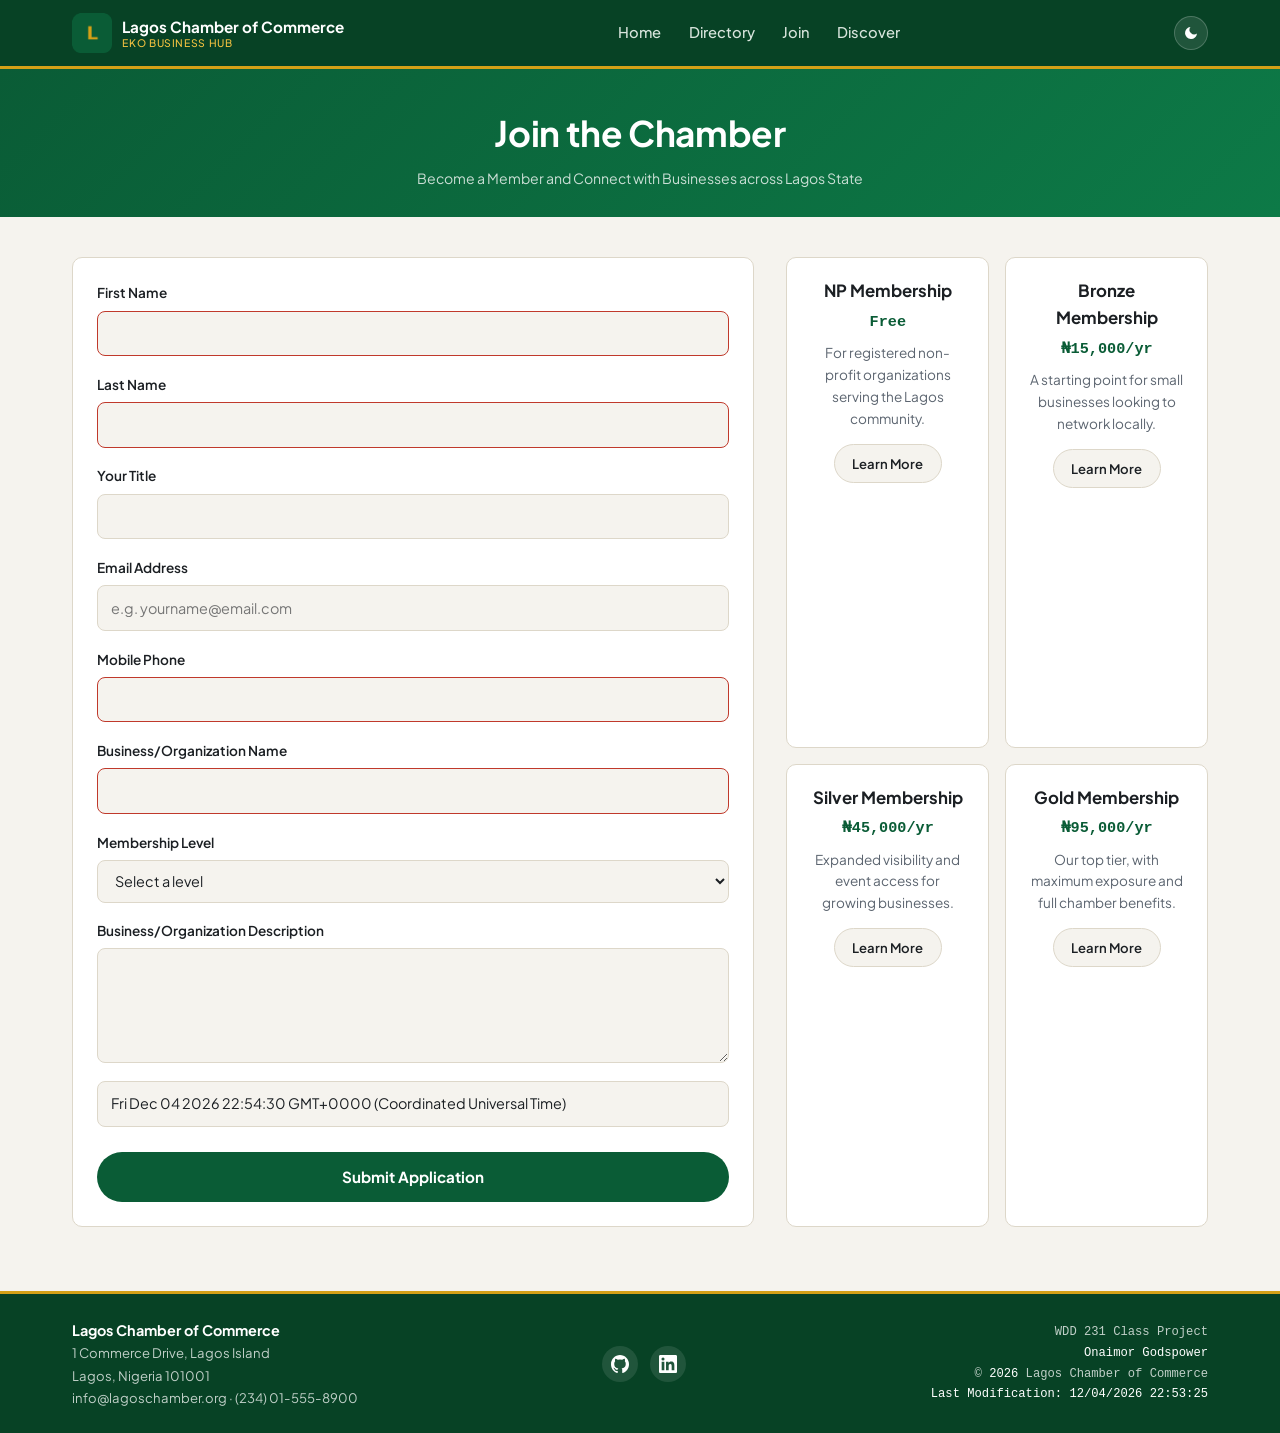
<file: chamber/join.html>
<!DOCTYPE html>
<html lang="en">
<head>
  <meta charset="UTF-8">
  <meta name="viewport" content="width=device-width, initial-scale=1.0">
  <title>Join | Lagos Chamber of Commerce</title>
  <meta name="description" content="Apply for Lagos Chamber of Commerce membership. Choose Non-Profit, Bronze, Silver, or Gold and start connecting with local businesses.">
  <meta name="author" content="Onaimor Godspower">

  <link rel="icon" href="images/favicon.ico">

  <!-- Facebook Open Graph -->
  <meta property="og:title" content="Join the Lagos Chamber of Commerce">
  <meta property="og:description" content="Apply for membership and start connecting with local businesses across Lagos, Nigeria.">
  <meta property="og:image" content="https://gpboss247.github.io/wdd231/chamber/images/og-image.png">
  <meta property="og:url" content="https://gpboss247.github.io/wdd231/chamber/join.html">
  <meta property="og:type" content="website">
  <meta property="og:locale" content="en_US">

  <link rel="preconnect" href="https://fonts.googleapis.com">
  <link rel="preconnect" href="https://fonts.gstatic.com" crossorigin>
  <link href="https://fonts.googleapis.com/css2?family=Plus+Jakarta+Sans:wght@400..700&display=optional" rel="stylesheet">

  <link rel="stylesheet" href="styles/normalize.css">
  <link rel="stylesheet" href="styles/small.css">
  <link rel="stylesheet" href="styles/larger.css">

  <script src="scripts/theme.js" defer></script>
  <script src="scripts/navigation.js" defer></script>
  <script src="scripts/date.js" defer></script>
  <script src="scripts/join.js" defer></script>
</head>
<body>

  <header>
    <div class="header-inner">
      <div class="logo-group">
        <img src="images/logo.png" alt="Lagos Chamber of Commerce logo" width="40" height="40">
        <div class="site-name">
          Lagos Chamber of Commerce
          <span>Eko Business Hub</span>
        </div>
      </div>

      <nav id="primary-nav">
        <a href="index.html">Home</a>
        <a href="directory.html">Directory</a>
        <a href="join.html" class="is-active">Join</a>
        <a href="discover.html">Discover</a>
      </nav>

      <div class="header-actions">
        <button class="theme-toggle" id="theme-toggle" type="button" aria-label="Switch to dark mode">
          <svg class="icon-moon" viewBox="0 0 24 24" width="16" height="16" fill="currentColor" aria-hidden="true">
            <path d="M21 12.79A9 9 0 1 1 11.21 3 7 7 0 0 0 21 12.79z"/>
          </svg>
          <svg class="icon-sun" viewBox="0 0 24 24" width="16" height="16" fill="currentColor" aria-hidden="true">
            <circle cx="12" cy="12" r="4.5"/>
            <path d="M12 2v2.5M12 19.5V22M4.2 4.2l1.8 1.8M18 18l1.8 1.8M2 12h2.5M19.5 12H22M4.2 19.8l1.8-1.8M18 6l1.8-1.8" stroke="currentColor" stroke-width="1.6" stroke-linecap="round"/>
          </svg>
        </button>

        <button class="hamburger" id="hamburger" aria-label="Open menu" aria-expanded="false" aria-controls="primary-nav">
          <span></span><span></span><span></span>
        </button>
      </div>
    </div>
  </header>

  <main>

    <div class="page-band">
      <h1>Join the Chamber</h1>
      <p>Become a Member and Connect with Businesses across Lagos State</p>
    </div>

    <div class="join-layout">

      <!-- Membership Application Form -->
      <form class="join-form" action="thankyou.html" method="get">

        <label for="fname">First Name
          <input type="text" id="fname" name="fname" title="Enter your first name" autocomplete="given-name" required>
        </label>

        <label for="lname">Last Name
          <input type="text" id="lname" name="lname" title="Enter your last name" autocomplete="family-name" required>
        </label>

        <label for="orgtitle">Your Title
          <input type="text" id="orgtitle" name="orgtitle" title="Title must be at least 7 characters and may only contain letters, hyphens, and spaces" autocomplete="organization-title" pattern="[A-Za-z\s\-]{7,}">
        </label>

        <label for="email">Email Address
          <input type="email" id="email" name="email" title="Enter a valid email address" autocomplete="email" placeholder="e.g. yourname@email.com" required>
        </label>

        <label for="phone">Mobile Phone
          <input type="tel" id="phone" name="phone" title="Enter your mobile phone number" autocomplete="tel" required>
        </label>

        <label for="orgname">Business/Organization Name
          <input type="text" id="orgname" name="orgname" title="Enter your business or organization name" autocomplete="organization" required>
        </label>

        <label for="membership">Membership Level
          <select id="membership" name="membership" title="Select a membership level" required>
            <option value="" disabled selected>Select a level</option>
            <option value="np">NP Membership</option>
            <option value="bronze">Bronze Membership</option>
            <option value="silver">Silver Membership</option>
            <option value="gold">Gold Membership</option>
          </select>
        </label>

        <label for="orgdescription">Business/Organization Description
          <textarea id="orgdescription" name="orgdescription" title="Briefly describe your business or organization" rows="4"></textarea>
        </label>

        <input type="is-hidden" name="timestamp" id="timestamp">

        <button type="submit">Submit Application</button>
      </form>

      <!-- Membership Levels Cards -->
      <div class="membership-cards">

        <div class="membership-card">
          <h2>NP Membership</h2>
          <p class="membership-price">Free</p>
          <p>For registered non-profit organizations serving the Lagos community.</p>
          <button class="modal-trigger" type="button" data-modal="modal-np">Learn More</button>
        </div>

        <div class="membership-card">
          <h2>Bronze Membership</h2>
          <p class="membership-price">₦15,000/yr</p>
          <p>A starting point for small businesses looking to network locally.</p>
          <button class="modal-trigger" type="button" data-modal="modal-bronze">Learn More</button>
        </div>

        <div class="membership-card">
          <h2>Silver Membership</h2>
          <p class="membership-price">₦45,000/yr</p>
          <p>Expanded visibility and event access for growing businesses.</p>
          <button class="modal-trigger" type="button" data-modal="modal-silver">Learn More</button>
        </div>

        <div class="membership-card">
          <h2>Gold Membership</h2>
          <p class="membership-price">₦95,000/yr</p>
          <p>Our top tier, with maximum exposure and full chamber benefits.</p>
          <button class="modal-trigger" type="button" data-modal="modal-gold">Learn More</button>
        </div>

      </div>
    </div>

    <!-- Membership Benefits Modals -->
    <dialog id="modal-np" class="benefits-modal">
      <button class="closeModal" aria-label="Close">&#10005;</button>
      <h2>NP Membership Benefits</h2>
      <ul>
        <li>Free listing in the online business directory</li>
        <li>Access to networking events at member rates</li>
        <li>Monthly community newsletter</li>
        <li>Eligibility for chamber-hosted volunteer opportunities</li>
      </ul>
    </dialog>

    <dialog id="modal-bronze" class="benefits-modal">
      <button class="closeModal" aria-label="Close">&#10005;</button>
      <h2>Bronze Membership Benefits</h2>
      <ul>
        <li>Standard directory listing with business description</li>
        <li>Discounted tickets to chamber events and workshops</li>
        <li>Access to member-only networking mixers</li>
        <li>Listing in the chamber's quarterly newsletter</li>
      </ul>
    </dialog>

    <dialog id="modal-silver" class="benefits-modal">
      <button class="closeModal" aria-label="Close">&#10005;</button>
      <h2>Silver Membership Benefits</h2>
      <ul>
        <li>Enhanced directory listing with logo and photos</li>
        <li>Two complimentary event tickets per year</li>
        <li>Eligibility for member spotlight features on the home page</li>
        <li>Access to chamber training and development workshops</li>
        <li>Priority placement in the online directory</li>
      </ul>
    </dialog>

    <dialog id="modal-gold" class="benefits-modal">
      <button class="closeModal" aria-label="Close">&#10005;</button>
      <h2>Gold Membership Benefits</h2>
      <ul>
        <li>Premium directory listing with top placement</li>
        <li>Four complimentary event tickets per year</li>
        <li>Guaranteed member spotlight rotation on the home page</li>
        <li>Complimentary luncheon sponsorship opportunity</li>
        <li>Featured advertising placement across the chamber site</li>
        <li>Dedicated account support from the chamber team</li>
      </ul>
    </dialog>

  </main>

  <footer>
    <div class="footer-inner">
      <div class="footer-address">
        <strong>Lagos Chamber of Commerce</strong><br>
        1 Commerce Drive, Lagos Island<br>
        Lagos, Nigeria 101001<br>
        info@lagoschamber.org &middot; (234) 01-555-8900
      </div>

      <div class="footer-socials">
        <a href="https://github.com/gpboss247" target="_blank" rel="noopener" aria-label="GitHub profile">
          <svg viewBox="0 0 24 24" width="18" height="18" fill="currentColor" aria-hidden="true">
            <path d="M12 0C5.37 0 0 5.5 0 12.3c0 5.44 3.44 10.05 8.2 11.68.6.11.82-.27.82-.6
            0-.3-.01-1.08-.02-2.12-3.34.75-4.04-1.63-4.04-1.63-.55-1.42-1.34-1.8-1.34-1.8-1.09-.77.08-.75.08-.75
            1.2.09 1.84 1.26 1.84 1.26 1.07 1.87 2.8 1.33 3.49 1.02.11-.79.42-1.33.76-1.64-2.67-.31-5.47-1.37-5.47-6.1
            0-1.35.47-2.45 1.24-3.31-.13-.31-.54-1.57.12-3.28 0 0 1.01-.33 3.3 1.26a11.2 11.2 0 0 1 6.02 0c2.29-1.59
            3.3-1.26 3.3-1.26.66 1.71.25 2.97.12 3.28.77.86 1.24 1.96 1.24 3.31 0 4.74-2.8 5.79-5.48 6.09.43.38.81
            1.14.81 2.3 0 1.66-.02 3-.02 3.41 0 .33.22.72.83.6C20.57 22.34 24 17.73 24 12.3 24 5.5 18.63 0 12 0z"/>
          </svg>
        </a>
        <a href="https://www.linkedin.com/in/onaimor-godspower247gptech" target="_blank" rel="noopener" aria-label="LinkedIn profile">
          <svg viewBox="0 0 24 24" width="18" height="18" fill="currentColor" aria-hidden="true">
            <path d="M20.45 20.45h-3.55v-5.57c0-1.33-.02-3.04-1.85-3.04-1.86 0-2.14 1.45-2.14
            2.94v5.67H9.36V9h3.41v1.56h.05c.48-.9 1.64-1.85 3.37-1.85 3.6 0 4.27 2.37 4.27 5.45v6.29zM5.34
            7.43a2.06 2.06 0 1 1 0-4.12 2.06 2.06 0 0 1 0 4.12zM7.12 20.45H3.56V9h3.56v11.45zM22.22 0H1.77
            C.79 0 0 .77 0 1.73v20.54C0 23.23.79 24 1.77 24h20.45c.98 0 1.78-.77 1.78-1.73V1.73C24 .77 23.2 0 22.22 0z"/>
          </svg>
        </a>
      </div>

      <div class="footer-meta">
        WDD 231 Class Project<br>
        <span>Onaimor Godspower</span><br>
        &copy; <span id="currentyear"></span> Lagos Chamber of Commerce<br>
        <span id="lastModified"></span>
      </div>
    </div>
  </footer>

</body>
</html>
</file>
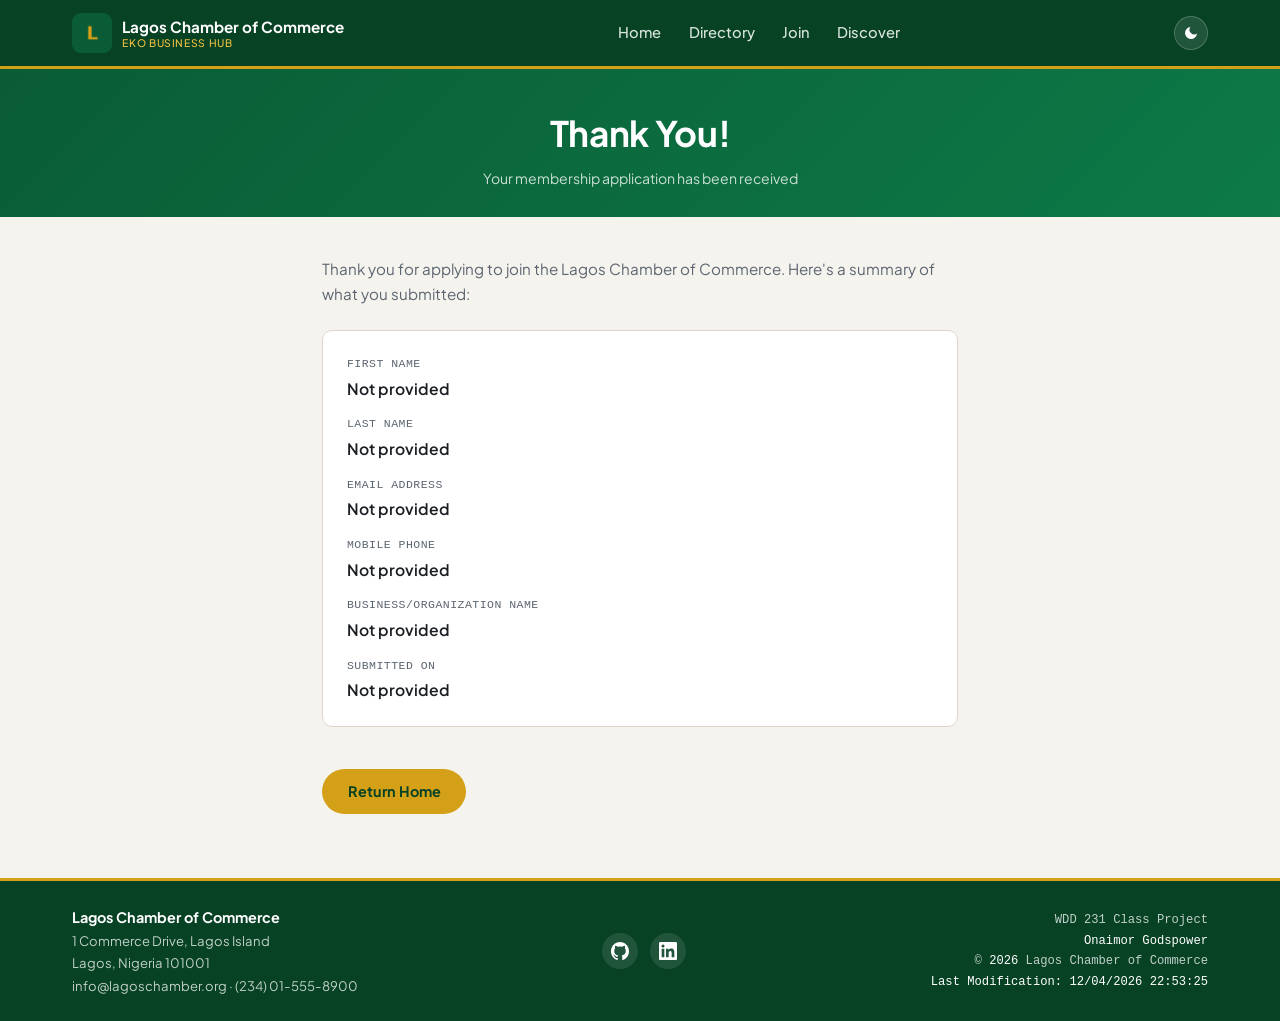
<file: chamber/thankyou.html>
<!DOCTYPE html>
<html lang="en">
<head>
  <meta charset="UTF-8">
  <meta name="viewport" content="width=device-width, initial-scale=1.0">
  <title>Thank You | Lagos Chamber of Commerce</title>
  <meta name="description" content="Confirmation page for Lagos Chamber of Commerce membership applications.">
  <meta name="author" content="Onaimor Godspower">

  <link rel="icon" href="images/favicon.ico">

  <link rel="preconnect" href="https://fonts.googleapis.com">
  <link rel="preconnect" href="https://fonts.gstatic.com" crossorigin>
  <link href="https://fonts.googleapis.com/css2?family=Plus+Jakarta+Sans:wght@400..700&display=optional" rel="stylesheet">

  <link rel="stylesheet" href="styles/normalize.css">
  <link rel="stylesheet" href="styles/small.css">
  <link rel="stylesheet" href="styles/larger.css">

  <script src="scripts/theme.js" defer></script>
  <script src="scripts/navigation.js" defer></script>
  <script src="scripts/date.js" defer></script>
  <script src="scripts/thankyou.js" defer></script>
</head>
<body>

  <header>
    <div class="header-inner">
      <div class="logo-group">
        <img src="images/logo.png" alt="Lagos Chamber of Commerce logo" width="40" height="40">
        <div class="site-name">
          Lagos Chamber of Commerce
          <span>Eko Business Hub</span>
        </div>
      </div>

      <nav id="primary-nav">
        <a href="index.html">Home</a>
        <a href="directory.html">Directory</a>
        <a href="join.html" class="is-active">Join</a>
        <a href="discover.html">Discover</a>
      </nav>

      <div class="header-actions">
        <button class="theme-toggle" id="theme-toggle" type="button" aria-label="Switch to dark mode">
          <svg class="icon-moon" viewBox="0 0 24 24" width="16" height="16" fill="currentColor" aria-hidden="true">
            <path d="M21 12.79A9 9 0 1 1 11.21 3 7 7 0 0 0 21 12.79z"/>
          </svg>
          <svg class="icon-sun" viewBox="0 0 24 24" width="16" height="16" fill="currentColor" aria-hidden="true">
            <circle cx="12" cy="12" r="4.5"/>
            <path d="M12 2v2.5M12 19.5V22M4.2 4.2l1.8 1.8M18 18l1.8 1.8M2 12h2.5M19.5 12H22M4.2 19.8l1.8-1.8M18 6l1.8-1.8" stroke="currentColor" stroke-width="1.6" stroke-linecap="round"/>
          </svg>
        </button>

        <button class="hamburger" id="hamburger" aria-label="Open menu" aria-expanded="false" aria-controls="primary-nav">
          <span></span><span></span><span></span>
        </button>
      </div>
    </div>
  </header>

  <main>

    <div class="page-band">
      <h1>Thank You!</h1>
      <p>Your membership application has been received</p>
    </div>

    <section class="thankyou-summary">
      <p>Thank you for applying to join the Lagos Chamber of Commerce. Here's a summary of what you submitted:</p>

      <dl class="summary-list">
        <dt>First Name</dt>
        <dd id="out-fname"></dd>

        <dt>Last Name</dt>
        <dd id="out-lname"></dd>

        <dt>Email Address</dt>
        <dd id="out-email"></dd>

        <dt>Mobile Phone</dt>
        <dd id="out-phone"></dd>

        <dt>Business/Organization Name</dt>
        <dd id="out-orgname"></dd>

        <dt>Submitted On</dt>
        <dd id="out-timestamp"></dd>
      </dl>

      <a href="index.html" class="cta-button">Return Home</a>
    </section>

  </main>

  <footer>
    <div class="footer-inner">
      <div class="footer-address">
        <strong>Lagos Chamber of Commerce</strong><br>
        1 Commerce Drive, Lagos Island<br>
        Lagos, Nigeria 101001<br>
        info@lagoschamber.org &middot; (234) 01-555-8900
      </div>

      <div class="footer-socials">
        <a href="https://github.com/gpboss247" target="_blank" rel="noopener" aria-label="GitHub profile">
          <svg viewBox="0 0 24 24" width="18" height="18" fill="currentColor" aria-hidden="true">
            <path d="M12 0C5.37 0 0 5.5 0 12.3c0 5.44 3.44 10.05 8.2 11.68.6.11.82-.27.82-.6
            0-.3-.01-1.08-.02-2.12-3.34.75-4.04-1.63-4.04-1.63-.55-1.42-1.34-1.8-1.34-1.8-1.09-.77.08-.75.08-.75
            1.2.09 1.84 1.26 1.84 1.26 1.07 1.87 2.8 1.33 3.49 1.02.11-.79.42-1.33.76-1.64-2.67-.31-5.47-1.37-5.47-6.1
            0-1.35.47-2.45 1.24-3.31-.13-.31-.54-1.57.12-3.28 0 0 1.01-.33 3.3 1.26a11.2 11.2 0 0 1 6.02 0c2.29-1.59
            3.3-1.26 3.3-1.26.66 1.71.25 2.97.12 3.28.77.86 1.24 1.96 1.24 3.31 0 4.74-2.8 5.79-5.48 6.09.43.38.81
            1.14.81 2.3 0 1.66-.02 3-.02 3.41 0 .33.22.72.83.6C20.57 22.34 24 17.73 24 12.3 24 5.5 18.63 0 12 0z"/>
          </svg>
        </a>
        <a href="https://www.linkedin.com/in/onaimor-godspower247gptech" target="_blank" rel="noopener" aria-label="LinkedIn profile">
          <svg viewBox="0 0 24 24" width="18" height="18" fill="currentColor" aria-hidden="true">
            <path d="M20.45 20.45h-3.55v-5.57c0-1.33-.02-3.04-1.85-3.04-1.86 0-2.14 1.45-2.14
            2.94v5.67H9.36V9h3.41v1.56h.05c.48-.9 1.64-1.85 3.37-1.85 3.6 0 4.27 2.37 4.27 5.45v6.29zM5.34
            7.43a2.06 2.06 0 1 1 0-4.12 2.06 2.06 0 0 1 0 4.12zM7.12 20.45H3.56V9h3.56v11.45zM22.22 0H1.77
            C.79 0 0 .77 0 1.73v20.54C0 23.23.79 24 1.77 24h20.45c.98 0 1.78-.77 1.78-1.73V1.73C24 .77 23.2 0 22.22 0z"/>
          </svg>
        </a>
      </div>

      <div class="footer-meta">
        WDD 231 Class Project<br>
        <span>Onaimor Godspower</span><br>
        &copy; <span id="currentyear"></span> Lagos Chamber of Commerce<br>
        <span id="lastModified"></span>
      </div>
    </div>
  </footer>

</body>
</html>
</file>
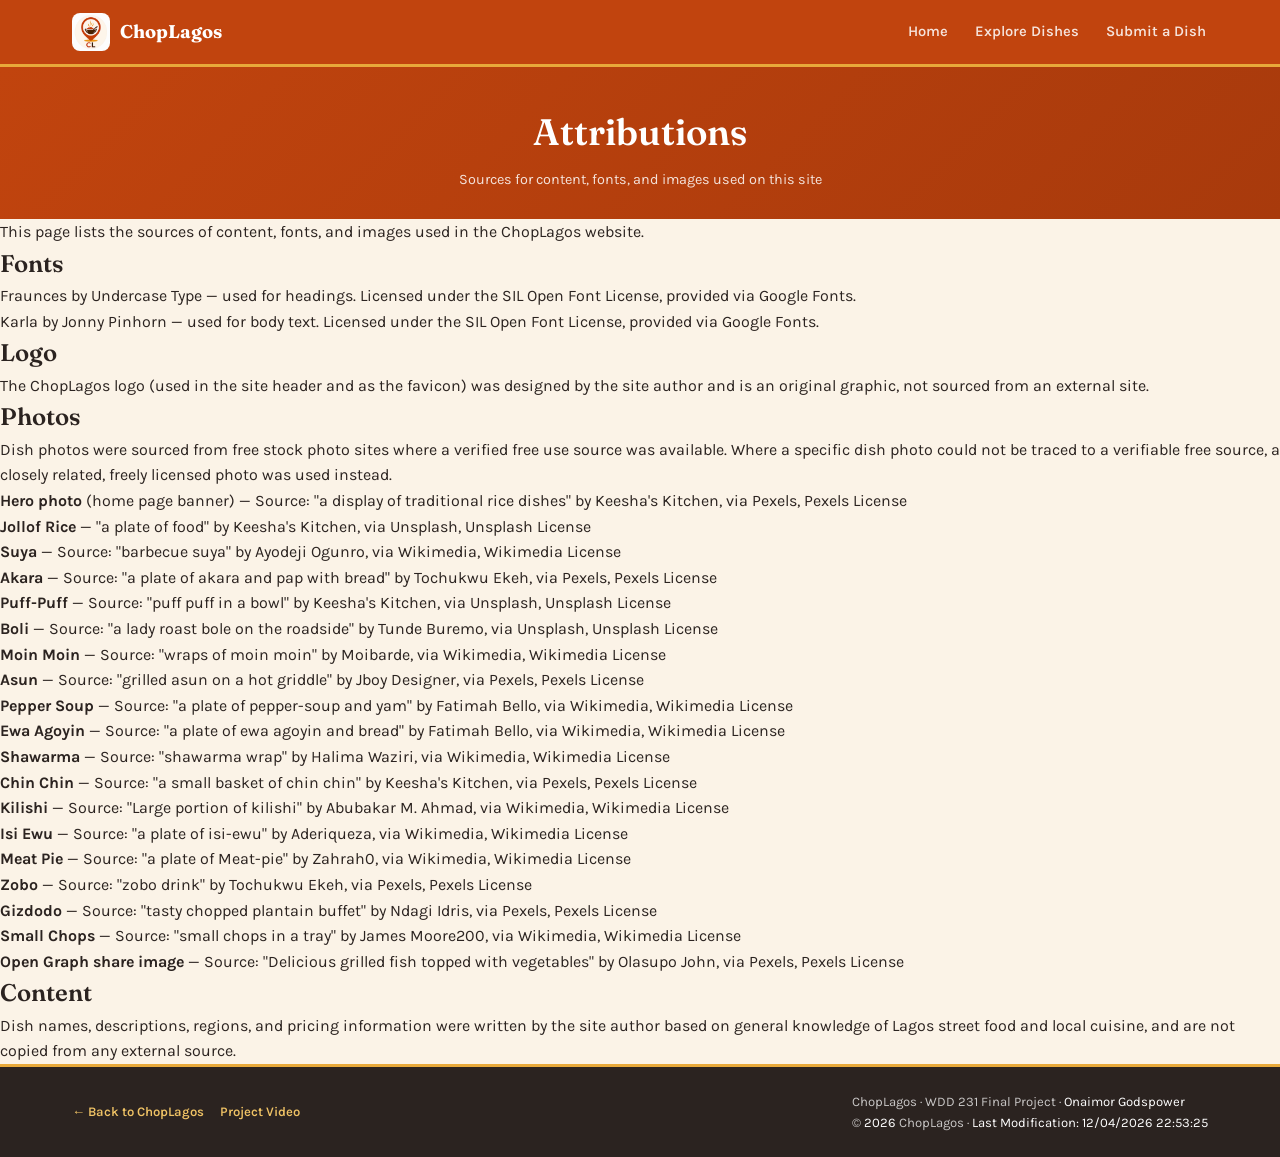
<file: final/attributions.html>
<!DOCTYPE html>
<html lang="en">
<head>
  <meta charset="UTF-8">
  <meta name="viewport" content="width=device-width, initial-scale=1.0">
  <title>Attributions | ChopLagos</title>
  <meta name="description" content="Attributions and content sources for the ChopLagos website.">
  <meta name="author" content="Onaimor Godspower">

  <link rel="icon" type="image/png" href="images/logo.png">

  <meta property="og:title" content="Attributions | ChopLagos">
  <meta property="og:description" content="Sources and attributions for content, fonts, and images used across the ChopLagos website.">
  <meta property="og:image" content="https://gpboss247.github.io/wdd231/final/images/og-image.webp">
  <meta property="og:url" content="https://gpboss247.github.io/wdd231/final/attributions.html">
  <meta property="og:type" content="website">
  <meta property="og:locale" content="en_US">

  <link rel="preconnect" href="https://fonts.googleapis.com">
  <link rel="preconnect" href="https://fonts.gstatic.com" crossorigin>
  <link href="https://fonts.googleapis.com/css2?family=Fraunces:opsz,wght@9..144,500;9..144,600;9..144,700&family=Karla:wght@400;500;700&display=optional" rel="stylesheet">

  <link rel="stylesheet" href="styles/normalize.css">
  <link rel="stylesheet" href="styles/small.css">
  <link rel="stylesheet" href="styles/larger.css">

  <script src="scripts/navigation.js" defer></script>
  <script src="scripts/date.js" defer></script>
</head>
<body>

  <header>
    <div class="header-inner">
      <div class="logo-group">
        <img src="images/logo.png" alt="ChopLagos logo" width="38" height="38">
        <span class="site-name">ChopLagos</span>
      </div>

      <button class="hamburger" id="hamburger" aria-label="Open menu" aria-expanded="false" aria-controls="primary-nav">
        <span></span><span></span><span></span>
      </button>

      <nav id="primary-nav">
        <a href="index.html">Home</a>
        <a href="dishes.html">Explore Dishes</a>
        <a href="submit.html">Submit a Dish</a>
      </nav>
    </div>
  </header>

  
  <main>

    <div class="page-band">
    <h1>Attributions</h1>
    <p>Sources for content, fonts, and images used on this site</p>
  </div>


  <p>This page lists the sources of content, fonts, and images used in the ChopLagos website.</p>

  <h2>Fonts</h2>
  <ul>
    <li>
      <a href="https://fonts.google.com/specimen/Fraunces" target="_blank" rel="noopener">Fraunces</a>
      by Undercase Type &mdash; used for headings. Licensed under the SIL Open Font License, provided
      via Google Fonts.
    </li>
    <li>
      <a href="https://fonts.google.com/specimen/Karla" target="_blank" rel="noopener">Karla</a>
      by Jonny Pinhorn &mdash; used for body text. Licensed under the SIL Open Font License, provided
      via Google Fonts.
    </li>
  </ul>

  <h2>Logo</h2>
  <p>
    The ChopLagos logo (used in the site header and as the favicon) was designed by the site author
    and is an original graphic, not sourced from an external site.
  </p>

  <h2>Photos</h2>
  <p>
    Dish photos were sourced from free stock photo sites where a verified free use source was
    available. Where a specific dish photo could not be traced to a verifiable free source, a
    closely related, freely licensed photo was used instead.
  </p>

  <ul>
    <li><strong>Hero photo</strong> (home page banner) &mdash; Source: "a display of traditional rice dishes" by Keesha's Kitchen, via <a href="https://www.pexels.com/photo/rice-dishes-served-with-meat-and-vegetables-in-iron-pots-13971298/" target="_blank" rel="noopener">Pexels</a>, Pexels License</li>
    <li><strong>Jollof Rice</strong> &mdash; "a plate of food" by Keesha's Kitchen, via <a href="https://unsplash.com/photos/a-plate-of-food-PqG32DYCTM8" target="_blank" rel="noopener">Unsplash</a>, Unsplash License</li>
    <li><strong>Suya</strong> &mdash; Source: "barbecue suya" by Ayodeji Ogunro, via <a href="https://commons.wikimedia.org/wiki/File:A_Suya(meet)_seller_along_the_road.jpg" target="_blank" rel="noopener">Wikimedia</a>, Wikimedia License</li>
    <li><strong>Akara</strong> &mdash; Source: "a plate of akara and pap with bread" by Tochukwu Ekeh, via <a href="https://www.pexels.com/photo/delicious-nigerian-breakfast-with-akara-and-pap-37624176/" target="_blank" rel="noopener">Pexels</a>, Pexels License</li>
    <li><strong>Puff-Puff</strong> &mdash; Source: "puff puff in a bowl" by Keesha's Kitchen, via <a href="https://unsplash.com/photos/a-bowl-of-food-KM9s3CNUguc" target="_blank" rel="noopener">Unsplash</a>, Unsplash License</li>
    <li><strong>Boli</strong> &mdash; Source: "a lady roast bole on the roadside" by Tunde Buremo, via <a href="https://unsplash.com/photos/a-woman-is-selling-bananas-on-the-street-Tb9D4Ix9oYo" target="_blank" rel="noopener">Unsplash</a>, Unsplash License</li>
    <li><strong>Moin Moin</strong> &mdash; Source: "wraps of moin moin" by Moibarde, via <a href="https://commons.wikimedia.org/wiki/File:Alailai.jpg" target="_blank" rel="noopener">Wikimedia</a>, Wikimedia License</li>
    <li><strong>Asun</strong> &mdash; Source: "grilled asun on a hot griddle" by Jboy Designer, via <a href="https://www.pexels.com/photo/street-food-preparation-with-meat-and-onions-34772939/" target="_blank" rel="noopener">Pexels</a>, Pexels License</li>
    <li><strong>Pepper Soup</strong> &mdash; Source: "a plate of pepper-soup and yam" by Fatimah Bello, via <a href="https://commons.wikimedia.org/wiki/File:Beef_pepper_soup_and_yam.jpg" target="_blank" rel="noopener">Wikimedia</a>, Wikimedia License</li>
    <li><strong>Ewa Agoyin</strong> &mdash; Source: "a plate of ewa agoyin and bread" by Fatimah Bello, via <a href="https://commons.wikimedia.org/wiki/File:Ewa_agoyin_and_bread.jpg" target="_blank" rel="noopener">Wikimedia</a>, Wikimedia License</li>
    <li><strong>Shawarma</strong> &mdash; Source: "shawarma wrap" by Halima Waziri, via <a href="https://commons.wikimedia.org/wiki/File:Vegetables_Shawarma.jpg" target="_blank" rel="noopener">Wikimedia</a>, Wikimedia License</li>
    <li><strong>Chin Chin</strong> &mdash; Source: "a small basket of chin chin" by Keesha's Kitchen, via <a href="https://www.pexels.com/photo/chin-chin-snacks-on-metal-basket-13988921/" target="_blank" rel="noopener">Pexels</a>, Pexels License</li>
    <li><strong>Kilishi</strong> &mdash; Source: "Large portion of kilishi" by Abubakar M. Ahmad, via <a href="https://commons.wikimedia.org/wiki/File:%22Kilishi%22.JPG" target="_blank" rel="noopener">Wikimedia</a>, Wikimedia License</li>
    <li><strong>Isi Ewu</strong> &mdash; Source: "a plate of isi-ewu" by Aderiqueza, via <a href="https://commons.wikimedia.org/wiki/File:Isi_ewu.jpg" target="_blank" rel="noopener">Wikimedia</a>, Wikimedia License</li>
    <li><strong>Meat Pie</strong> &mdash; Source: "a plate of Meat-pie" by Zahrah0, via <a href="https://commons.wikimedia.org/wiki/File:Awara_da_miya_da_kuma_yaji.jpg" target="_blank" rel="noopener">Wikimedia</a>, Wikimedia License</li>
    <li><strong>Zobo</strong> &mdash; Source: "zobo drink" by Tochukwu Ekeh, via <a href="https://www.pexels.com/photo/refreshing-zobo-drink-in-bottle-on-wooden-table-38644453/" target="_blank" rel="noopener">Pexels</a>, Pexels License</li>
    <li><strong>Gizdodo</strong> &mdash; Source: "tasty chopped plantain buffet" by Ndagi Idris, via <a href="https://www.pexels.com/photo/delicious-african-plantain-and-skewers-buffet-36458103/" target="_blank" rel="noopener">Pexels</a>, Pexels License</li>
    <li><strong>Small Chops</strong> &mdash; Source: "small chops in a tray" by James Moore200, via <a href="https://commons.wikimedia.org/wiki/File:Small_chops_in_a_tray_2.jpg" target="_blank" rel="noopener">Wikimedia</a>, Wikimedia License</li>
    <li><strong>Open Graph share image</strong> &mdash; Source: "Delicious grilled fish topped with vegetables" by Olasupo John, via <a href="https://www.pexels.com/photo/meat-pasta-and-vegetables-on-black-plate-16627892/" target="_blank" rel="noopener">Pexels</a>, Pexels License</li>
  </ul>

  <h2>Content</h2>
  <p>
    Dish names, descriptions, regions, and pricing information were written by the site author
    based on general knowledge of Lagos street food and local cuisine, and are not copied from
    any external source.
  </p>

  </main>

  <footer>
    <div class="footer-inner">
      <div class="footer-links">
        <a href="index.html">&larr; Back to ChopLagos</a>
        <a href="https://www.loom.com/share/5734ff10dd3842959cdbfb5f8f7812ed" target="_blank" rel="noopener">Project Video</a>
      </div>
      <div class="footer-meta">
        ChopLagos &middot; WDD 231 Final Project &middot; <span>Onaimor Godspower</span><br>
        &copy; <span id="currentyear"></span> ChopLagos &middot; <span id="lastModified"></span>
      </div>
    </div>
  </footer>

</body>
</html>
</file>
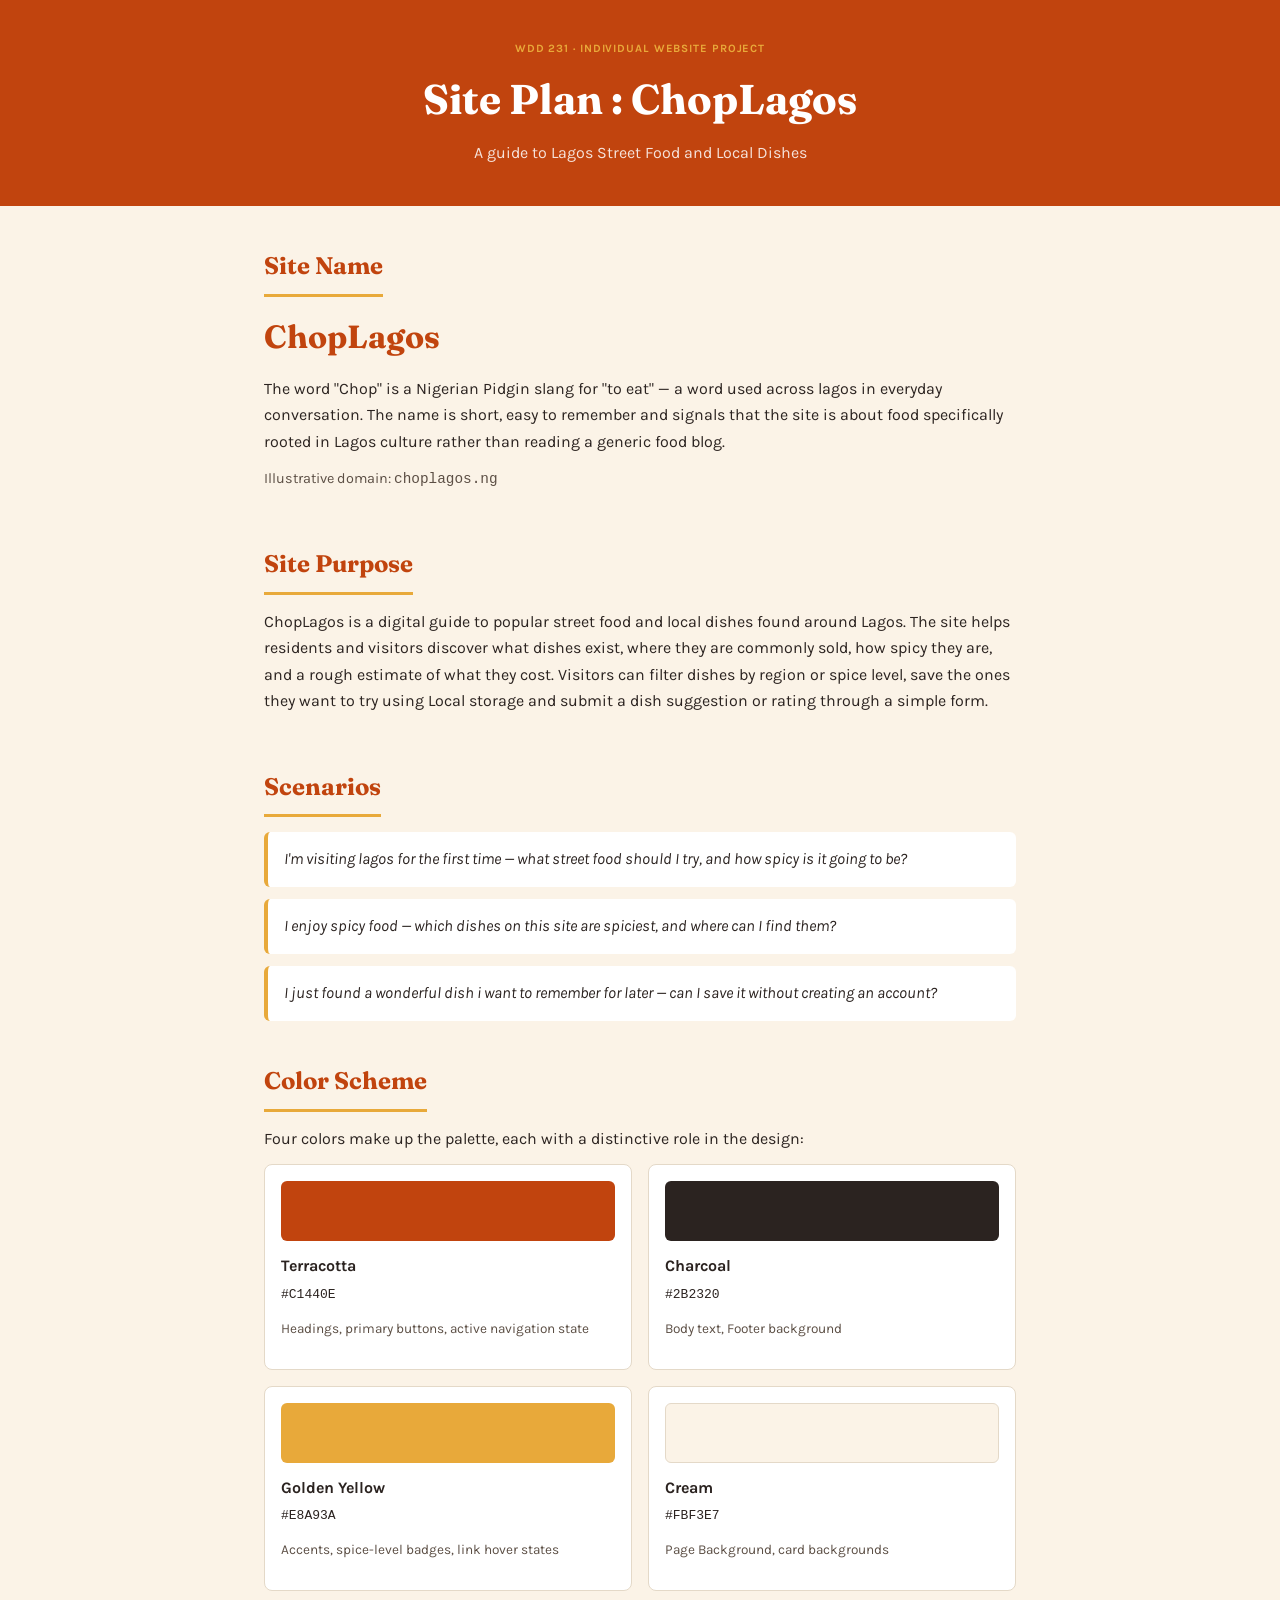
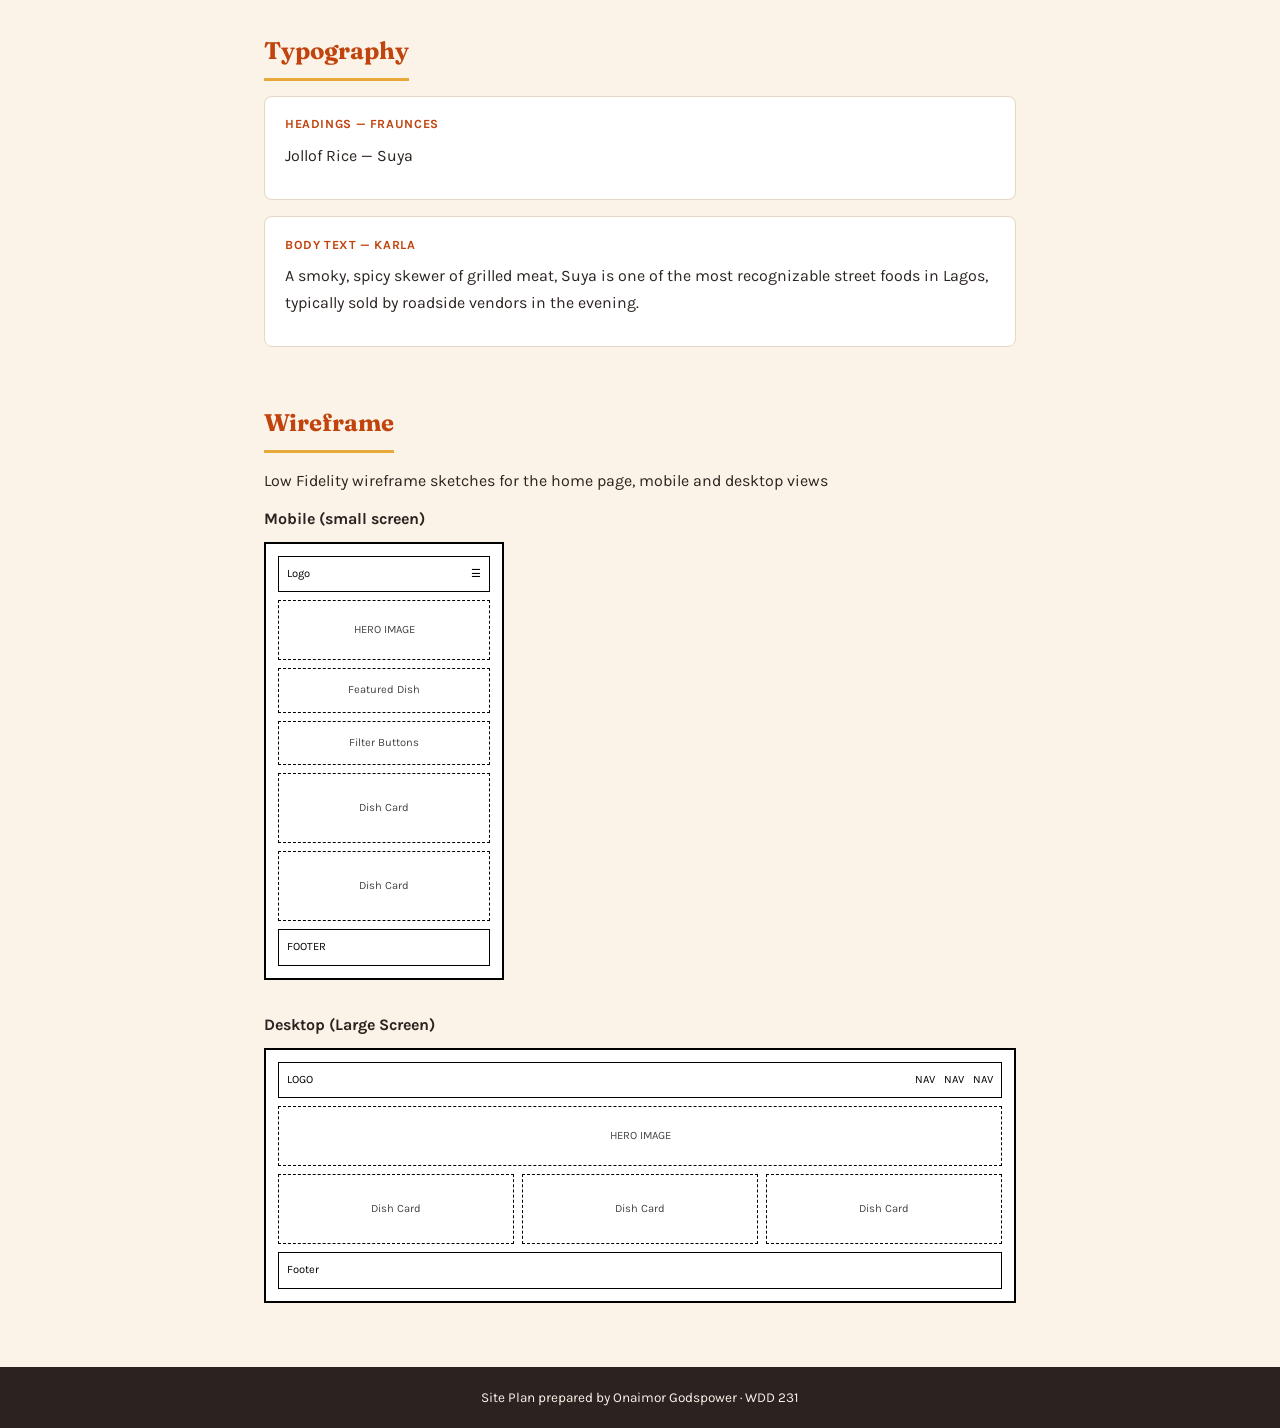
<file: final/siteplan.html>
<!DOCTYPE html>
<html lang="en">
<head>
    <meta charset="UTF-8">
    <meta name="viewport" content="width=device-width, initial-scale=1.0">
    <title>Site Plan | ChopLagos</title>
    <meta name="description" content="Site Plan for ChopLagos, a guide to Lagos Street Food 
    and Local Dishes. ">
    <meta name="author" content="Onaimor Godspower">

    <link rel="preconnect" href="https://fonts.googleapis.com">
    <link rel="preconnect" href="https://fonts.gstatic.com" crossorigin>
    <link  href="https://fonts.googleapis.com/css2?family=Fraunces:opsz,wght@9..144,500;9..144,600;9..144,700&family=Karla:wght@400;500;700&display=optional" rel="stylesheet">

    <link rel="stylesheet" href="styles/siteplan.css">
</head>
<body>
    <header>
        <p class="eyebrow">WDD 231 &middot; Individual Website Project</p>
        <h1>Site Plan : ChopLagos</h1>
        <p class="subtitle">A guide to Lagos Street Food and Local Dishes</p>
    </header>

    <main>
        <section aria-labelledby="name-heading">
            <h2 id="name-heading">Site Name</h2>
            <p class="site-name-display">ChopLagos</p>
            <p>
                The word "Chop" is a Nigerian Pidgin slang for "to eat" &mdash; a word used across lagos in everyday 
                conversation. The name is short, easy to remember and signals that the site is about food specifically 
                rooted in Lagos culture rather than reading a generic food blog. 
            </p>
            <p class="domain-note">Illustrative domain: <code>choplagos.ng</code></p> 
        </section>

        <section aria-labelledby="purpose-heading">
            <h2 id="purpose-heading">Site Purpose</h2>
            <p>
                ChopLagos is a digital guide to popular street food and local dishes found around Lagos.
                The site helps residents and visitors discover what dishes exist, where they are commonly sold, how spicy they are,
                and a rough estimate of what they cost. Visitors can filter dishes by region or spice level, save the ones they want 
                to try using Local storage and submit a dish suggestion or rating through a simple form.  
            </p>
        </section>

        <section aria-labelledby="scenarios-heading">
            <h2 id="scenarios-heading">Scenarios</h2>
            <ul class="scenario-list">
                <li>I'm visiting lagos for the first time  &mdash; what street food
                    should I try, and how spicy is it going to be?
                </li>
                <li>I enjoy spicy food &mdash; which dishes on this site are spiciest,
                    and where can I find them? 
                </li>
                <li>
                    I just found a wonderful dish i want to remember for later &mdash; can I save it 
                    without creating an account?
                </li>
            </ul>
        </section>

        <section aria-labelledby="color-heading">
            <h2 id="color-heading">Color Scheme</h2>
            <p>
                Four colors make up the palette, each with a distinctive role in the design:
            </p>

                <div class="swatch-grid">
                    <div class="swatch">
                        <span class="swatch-color" style="background-color: #c1440e;"></span>
                        <p><strong>Terracotta</strong><br><code>#C1440E</code></p>
                        <p class="swatch-use">Headings, primary buttons, active navigation state
                        </p>
                    </div>

                    
                    <div class="swatch">
                        <span class="swatch-color" style="background-color: #2B2320;"></span>
                        <p><strong>Charcoal</strong><br><code>#2B2320</code></p>
                        <p class="swatch-use">Body text, Footer background</p>
                    </div>
                    <div class="swatch">
                        <span class="swatch-color" style="background-color: #E8A93A;"></span>
                        <p><strong>Golden Yellow</strong><br><code>#E8A93A</code></p>
                        <p class="swatch-use">Accents, spice-level badges, link hover states</p>
                    </div>
                    <div class="swatch">
                        <span class="swatch-color swatch-color-bordered" style="background-color: #FBF3E7;"></span>
                        <p><strong>Cream</strong><br><code>#FBF3E7</code></p>
                        <p class="swatch-use">Page Background, card backgrounds</p>
                    </div>
                </div>
        </section>

        <section aria-labelledby="type-heading">
            <h2 id="type-heading">Typography</h2>
            <div class="type-sample">
                <p class="type-label">Headings &mdash; Fraunces</p>
                <p class="type-demo type-demo-body">Jollof Rice &mdash; Suya</p>
            </div>
            <div class="type-sample">
                <p class="type-label">Body text &mdash; Karla</p>
                <p class="type-demo type-demo-body">
                    A smoky, spicy skewer of grilled meat, Suya is one of the most 
                    recognizable street foods in Lagos, typically sold by roadside vendors in the evening.
                </p>
            </div>
        </section>

        <section aria-labelledby="wireframe-heading">
            <h2 id="wireframe-heading">Wireframe</h2>
            <p>Low Fidelity wireframe sketches for the home page, mobile and desktop views</p>
            <div class="wireframes">
                <div class="wireframe-block">
                    <p class="wireframe-label">Mobile (small screen)</p>
                    <div class="wf-mobile">
                        <div class="wf-row wf-header">
                            <span>Logo</span><span>&#9776;</span>
                        </div>
                        <div class="wf-box wf-hero">HERO IMAGE</div>
                        <div class="wf-box wf-block">Featured Dish</div>
                        <div class="wf-box wf-block">Filter Buttons</div>
                        <div class="wf-box wf-block wf-tall">Dish Card</div>
                        <div class="wf-box wf-block wf-tall">Dish Card</div>
                        <div class="wf-row wf-footer">FOOTER</div>
                    </div>
                </div>

                <div class="wireframe-block">
                    <p class="wireframe-label">Desktop (Large Screen)</p>
                    <div class="wf-desktop">
                        <div class="wf-row wf-header">
                            <span>LOGO</span><span>NAV &nbsp; NAV &nbsp; NAV</span>
                        </div>
                        <div class="wf-box wf-hero">HERO IMAGE</div>
                        <div class="wf-grid3">
                            <div class="wf-box wf-tall">Dish Card</div>
                            <div class="wf-box wf-tall">Dish Card</div>
                            <div class="wf-box wf-tall">Dish  Card</div>
                        </div>
                        <div class="wf-row wf-footer" >Footer</div>
                    </div>
                </div>

            </div>
        </section>
    </main>
    <footer><p>Site Plan prepared by Onaimor Godspower &middot; WDD 231</p></footer>
    
</body>
</html>
</file>
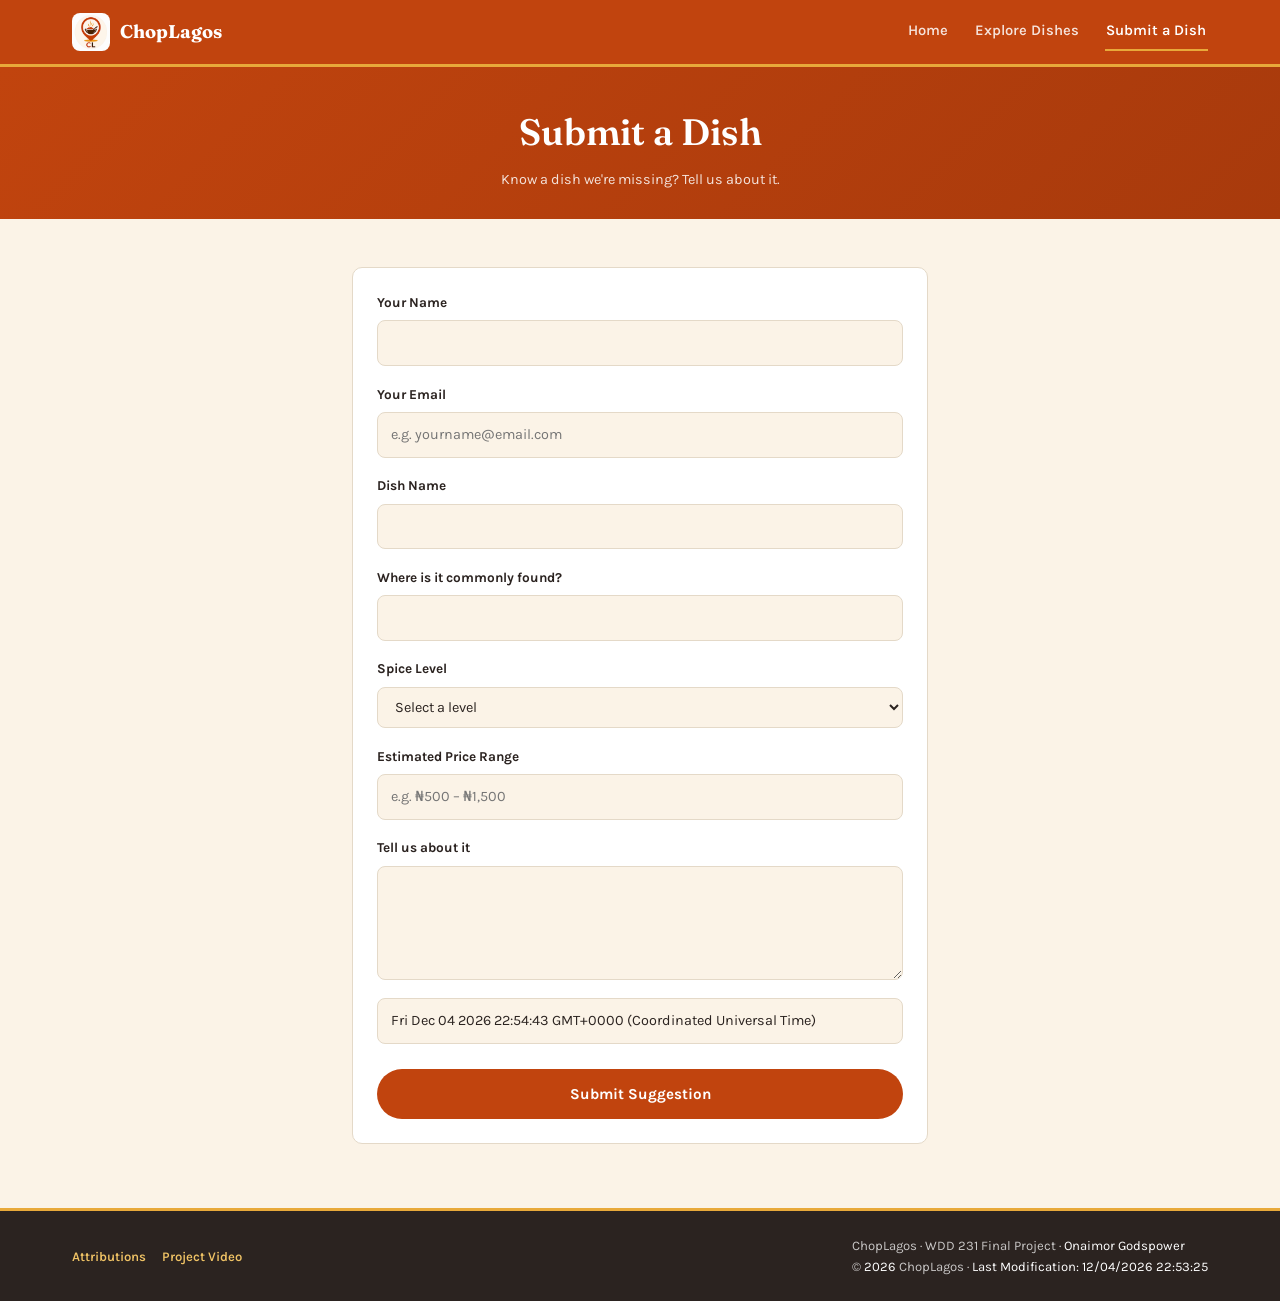
<file: final/submit.html>
<!DOCTYPE html>
<html lang="en">
<head>
  <meta charset="UTF-8">
  <meta name="viewport" content="width=device-width, initial-scale=1.0">
  <title>Submit a Dish | ChopLagos</title>
  <meta name="description" content="Suggest a Lagos street food dish or local dish for the ChopLagos guide.">
  <meta name="author" content="Onaimor Godspower">

  <link rel="icon" type="image/png" href="images/logo.png">

  <meta property="og:title" content="Submit a Dish | ChopLagos">
  <meta property="og:description" content="Suggest a Lagos street food dish or local dish for the ChopLagos guide.">
  <meta property="og:image" content="https://gpboss247.github.io/wdd231/final/images/og-image.webp">
  <meta property="og:url" content="https://gpboss247.github.io/wdd231/final/submit.html">
  <meta property="og:type" content="website">
  <meta property="og:locale" content="en_US">

  <link rel="preconnect" href="https://fonts.googleapis.com">
  <link rel="preconnect" href="https://fonts.gstatic.com" crossorigin>
  <link href="https://fonts.googleapis.com/css2?family=Fraunces:opsz,wght@9..144,500;9..144,600;9..144,700&family=Karla:wght@400;500;700&display=optional" rel="stylesheet">

  <link rel="stylesheet" href="styles/normalize.css">
  <link rel="stylesheet" href="styles/small.css">
  <link rel="stylesheet" href="styles/larger.css">

  <script src="scripts/navigation.js" defer></script>
  <script src="scripts/date.js" defer></script>
  <script type="module" src="scripts/submit.js"></script>
</head>
<body>

  <header>
    <div class="header-inner">
      <div class="logo-group">
        <img src="images/logo.png" alt="ChopLagos logo" width="38" height="38">
        <span class="site-name">ChopLagos</span>
      </div>

      <button class="hamburger" id="hamburger" aria-label="Open menu" aria-expanded="false" aria-controls="primary-nav">
        <span></span><span></span><span></span>
      </button>

      <nav id="primary-nav">
        <a href="index.html">Home</a>
        <a href="dishes.html">Explore Dishes</a>
        <a href="submit.html" class="is-active">Submit a Dish</a>
      </nav>
    </div>
  </header>



  <main>

    <div class="page-band">
    <h1>Submit a Dish</h1>
    <p>Know a dish we're missing? Tell us about it.</p>
  </div>
  
    <div class="submit-form">
      <form action="thankyou.html" method="get">

        <label for="submitter-name">Your Name
          <input type="text" id="submitter-name" name="submittername" title="Enter your name" autocomplete="name" required>
        </label>

        <label for="submitter-email">Your Email
          <input type="email" id="submitter-email" name="submitteremail" title="Enter a valid email address" autocomplete="email" placeholder="e.g. yourname@email.com" required>
        </label>

        <label for="dish-name">Dish Name
          <input type="text" id="dish-name" name="dishname" title="Enter the dish name" required>
        </label>

        <label for="region">Where is it commonly found?
          <input type="text" id="region" name="region" title="Enter the area or neighborhood">
        </label>

        <label for="spice-level">Spice Level
          <select id="spice-level" name="spicelevel" title="Select a spice level" required>
            <option value="" disabled selected>Select a level</option>
            <option value="mild">Mild</option>
            <option value="hot">Hot</option>
            <option value="veryhot">Very Hot</option>
          </select>
        </label>

        <label for="price-range">Estimated Price Range
          <input type="text" id="price-range" name="pricerange" title="e.g. ₦500 – ₦1,500" placeholder="e.g. ₦500 – ₦1,500">
        </label>

        <label for="dish-description">Tell us about it
          <textarea id="dish-description" name="dishdescription" title="Describe the dish" rows="4"></textarea>
        </label>

        <input type="is-hidden" name="timestamp" id="timestamp">

        <button type="submit">Submit Suggestion</button>
      </form>
    </div>
  </main>

  <footer>
    <div class="footer-inner">
      <div class="footer-links">
        <a href="attributions.html">Attributions</a>
        <a href="https://www.loom.com/share/5734ff10dd3842959cdbfb5f8f7812ed" target="_blank" rel="noopener">Project Video</a>
      </div>
      <div class="footer-meta">
        ChopLagos &middot; WDD 231 Final Project &middot; <span>Onaimor Godspower</span><br>
        &copy; <span id="currentyear"></span> ChopLagos &middot; <span id="lastModified"></span>
      </div>
    </div>
  </footer>

</body>
</html>
</file>
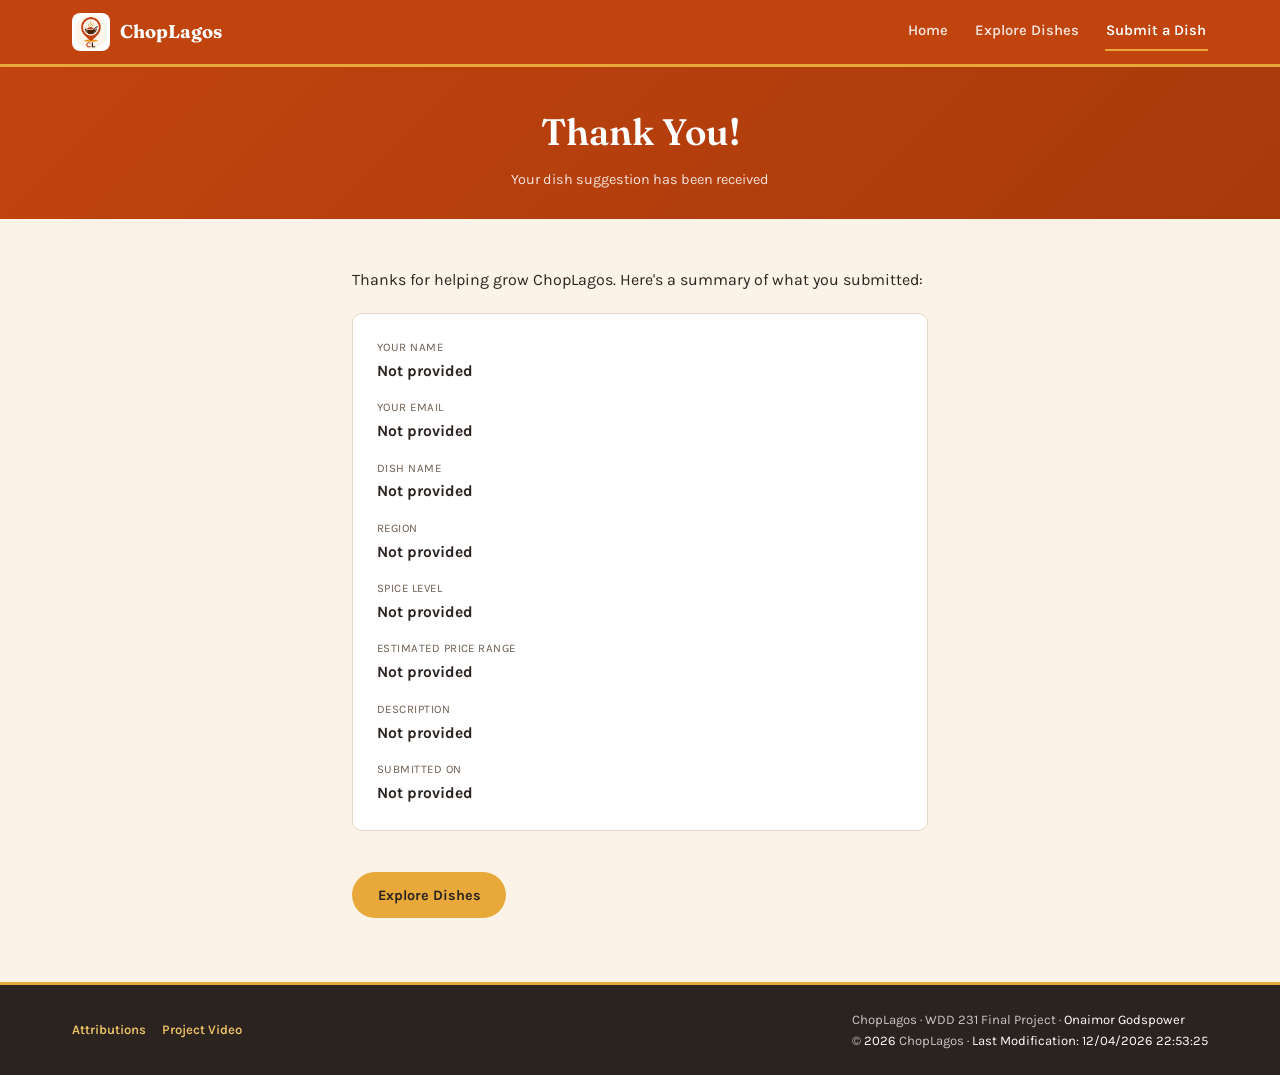
<file: final/thankyou.html>
<!DOCTYPE html>
<html lang="en">
<head>
  <meta charset="UTF-8">
  <meta name="viewport" content="width=device-width, initial-scale=1.0">
  <title>Thank You | ChopLagos</title>
  <meta name="description" content="Confirmation page for ChopLagos dish suggestions.">
  <meta name="author" content="Onaimor Godspower">

  <link rel="icon" type="image/png" href="images/logo.png">

  <meta property="og:title" content="Submit a Dish | ChopLagos">
  <meta property="og:description" content="Suggest a Lagos street food dish or local dish for the ChopLagos guide.">
  <meta property="og:image" content="https://gpboss247.github.io/wdd231/final/images/og-image.webp">
  <meta property="og:url" content="https://gpboss247.github.io/wdd231/final/submit.html">
  <meta property="og:type" content="website">
  <meta property="og:locale" content="en_US">


  <link rel="preconnect" href="https://fonts.googleapis.com">
  <link rel="preconnect" href="https://fonts.gstatic.com" crossorigin>
  <link href="https://fonts.googleapis.com/css2?family=Fraunces:opsz,wght@9..144,500;9..144,600;9..144,700&family=Karla:wght@400;500;700&display=optional" rel="stylesheet">

  <link rel="stylesheet" href="styles/normalize.css">
  <link rel="stylesheet" href="styles/small.css">
  <link rel="stylesheet" href="styles/larger.css">

  <script src="scripts/navigation.js" defer></script>
  <script src="scripts/date.js" defer></script>
  <script src="scripts/thankyou.js" defer></script>
</head>
<body>

  <header>
    <div class="header-inner">
      <div class="logo-group">
        <img src="images/logo.png" alt="ChopLagos logo" width="38" height="38">
        <span class="site-name">ChopLagos</span>
      </div>

      <button class="hamburger" id="hamburger" aria-label="Open menu" aria-expanded="false" aria-controls="primary-nav">
        <span></span><span></span><span></span>
      </button>

      <nav id="primary-nav">
        <a href="index.html">Home</a>
        <a href="dishes.html">Explore Dishes</a>
        <a href="submit.html" class="is-active">Submit a Dish</a>
      </nav>
    </div>
  </header>

  <div class="page-band">
    <h1>Thank You!</h1>
    <p>Your dish suggestion has been received</p>
  </div>

  <main>
    <section class="thankyou-summary">
      <p>Thanks for helping grow ChopLagos. Here's a summary of what you submitted:</p>

      <dl class="summary-list">
        <dt>Your Name</dt>
        <dd id="out-name"></dd>

        <dt>Your Email</dt>
        <dd id="out-email"></dd>

        <dt>Dish Name</dt>
        <dd id="out-dish"></dd>

        <dt>Region</dt>
        <dd id="out-region"></dd>

        <dt>Spice Level</dt>
        <dd id="out-spice"></dd>

        <dt>Estimated Price Range</dt>
        <dd id="out-price"></dd>

        <dt>Description</dt>
        <dd id="out-description"></dd>

        <dt>Submitted On</dt>
        <dd id="out-timestamp"></dd>
      </dl>

      <a href="dishes.html" class="cta-button">Explore Dishes</a>
    </section>
  </main>

  <footer>
    <div class="footer-inner">
      <div class="footer-links">
        <a href="attributions.html">Attributions</a>
        <a href="https://www.loom.com/share/5734ff10dd3842959cdbfb5f8f7812ed" target="_blank" rel="noopener">Project Video</a>
      </div>
      <div class="footer-meta">
        ChopLagos &middot; WDD 231 Final Project &middot; <span>Onaimor Godspower</span><br>
        &copy; <span id="currentyear"></span> ChopLagos &middot; <span id="lastModified"></span>
      </div>
    </div>
  </footer>

</body>
</html>
</file>
<file: styles/small.css>
/* small.css — base / mobile first styles- 320px+ */

*, *::before, *::after {
  box-sizing: border-box;
  margin: 0;
  padding: 0;
}

:root {
  --navy:    #0F1B2D;
  --navy-2:  #17263D;
  --amber:   #E8A33D;
  --teal:    #2C6E68;
  --bg:      #F5F3EE;
  --card:    #FFFFFF;
  --text:    #1B1F23;
  --muted:   #5C6570;
  --border:  #DDD7C9;

  --font-display: 'Outfit', sans-serif;
  --font-body: 'Outfit', sans-serif;
  --font-mono: ui-monospace, 'SFMono-Regular', Menlo, Consolas, 'Liberation Mono', monospace;

  --radius: 10px;
}

html {
  scroll-behavior: smooth;
}

body {
  font-family: var(--font-body);
  background: var(--bg);
  color: var(--text);
  line-height: 1.6;
  min-height: 100vh;
  display: flex;
  flex-direction: column;
  overflow-x: hidden;
}

img {
  max-width: 100%;
  height: auto;
  display: block;
}

a {
  color: inherit;
}

h1, h2 {
  font-family: var(--font-display);
  font-weight: 600;
}

/* Header */
header {
  background: var(--navy);
  padding: 0.9rem 1.25rem;
  display: flex;
  align-items: center;
  justify-content: space-between;
  position: relative;
  border-bottom: 3px solid var(--amber);
}

.logo-group {
  display: flex;
  align-items: center;
  gap: 0.65rem;
}

.logo {
  border-radius: 8px;
}

.site-name {
  color: #fff;
  font-family: var(--font-display);
  font-size: 1.05rem;
  font-weight: 600;
  letter-spacing: 0.01em;
}

/* Hamburger */
.hamburger {
  background: none;
  border: none;
  cursor: pointer;
  width: 34px;
  height: 30px;
  display: flex;
  flex-direction: column;
  justify-content: space-between;
  padding: 4px 2px;
  z-index: 20;
}

.hamburger span {
  display: block;
  height: 3px;
  width: 100%;
  background: #fff;
  border-radius: 2px;
  transition: transform 0.25s ease, opacity 0.2s ease;
}

.hamburger.active span:nth-child(1) {
  transform: translateY(11px) rotate(45deg);
}
.hamburger.active span:nth-child(2) {
  opacity: 0;
}
.hamburger.active span:nth-child(3) {
  transform: translateY(-11px) rotate(-45deg);
}

/*Nav --mobile hidden dropdown */
nav {
  display: none;
  flex-direction: column;
  position: absolute;
  top: 100%;
  left: 0;
  right: 0;
  background: var(--navy-2);
  padding: 0.5rem 1.25rem 1rem;
  gap: 0.25rem;
  border-bottom: 3px solid var(--amber);
}

nav.open {
  display: flex;
}

nav a {
  text-decoration: none;
  color: #cfd6de;
  font-size: 0.9rem;
  padding: 0.6rem 0.25rem;
  border-bottom: 1px solid rgba(255,255,255,0.08);
  position: relative;
}

nav a:last-child {
  border-bottom: none;
}

nav a::before {
  content: "> ";
  color: var(--amber);
  opacity: 0;
  transition: opacity 0.15s ease;
  font-family: var(--font-mono);
}

nav a:hover::before,
nav a.active::before {
  opacity: 1;
}

nav a:hover,
nav a.active {
  color: #fff;
}

/* ── MAIN ── */
main {
  flex: 1;
  width: 100%;
  max-width: 1100px;
  margin: 0 auto;
  padding: 1.75rem 1.25rem 3rem;
}

main > h1 {
  font-size: 1.9rem;
  margin-bottom: 1.25rem;
  position: relative;
  padding-left: 1.1rem;
}

main > h1::before {
  content: "";
  position: absolute;
  left: 0;
  top: 0.15em;
  bottom: 0.15em;
  width: 4px;
  background: var(--amber);
  border-radius: 2px;
}

.intro-grid {
  display: flex;
  flex-direction: column;
  gap: 1.25rem;
  margin-bottom: 2rem;
}

section {
  background: var(--card);
  border: 1px solid var(--border);
  border-radius: var(--radius);
  padding: 1.25rem;
}

section h2 {
  font-size: 1.15rem;
  margin-bottom: 0.75rem;
  color: var(--navy);
  display: flex;
  align-items: center;
  gap: 0.4rem;
}

section h2::before {
  content: ">_";
  font-family: var(--font-mono);
  font-size: 0.9rem;
  color: var(--amber);
  font-weight: 600;
}

.about-me p {
  color: var(--muted);
  margin-bottom: 0.75rem;
  font-size: 0.95rem;
}
.about-me p:last-child { margin-bottom: 0; }

.student-photo {
  text-align: center;
}

.student-photo img {
  margin: 0 auto;
  border-radius: var(--radius);
  border: 1px solid var(--border);
  transition: transform 0.3s ease, box-shadow 0.3s ease;
}

.student-photo img:hover {
  transform: scale(1.05) rotate(1deg);
  box-shadow: 0 10px 24px rgba(15, 27, 45, 0.18);
}

/* Courses */
.courses h2 { margin-bottom: 1rem; }

/* loading spinner, csas animation practice activity*/
#loader {
  position: relative;
  margin: 0 0 1.25rem;
  width: 42px;
  height: 42px;
  border: 5px solid transparent;
  border-color: var(--amber) transparent var(--navy) transparent;
  border-radius: 50%;
  animation: spin 1.4s linear infinite;
  box-shadow: 0 0 1rem rgba(232, 163, 61, 0.35);
}

#loader::after {
  content: ">_";
  position: absolute;
  top: 50%;
  left: 50%;
  transform: translate(-50%, -50%);
  font-family: var(--font-mono);
  font-size: 0.85rem;
  font-weight: 700;
  color: var(--navy);
  animation: pulse 1.4s ease-in-out infinite;
}

@keyframes spin {
  100% { transform: rotate(360deg); }
}

@keyframes pulse {
  0%, 100% { transform: translate(-50%, -50%) scale(1); }
  50% { transform: translate(-50%, -50%) scale(1.25); }
}

.filter-buttons {
  display: flex;
  gap: 0.6rem;
  margin-bottom: 1.1rem;
  flex-wrap: wrap;
}

.filter-buttons button {
  font-family: var(--font-mono);
  font-size: 0.8rem;
  font-weight: 600;
  padding: 0.5rem 1rem;
  border-radius: 20px;
  border: 1.5px solid var(--border);
  background: var(--bg);
  color: var(--muted);
  cursor: pointer;
  transition: background 0.2s, color 0.2s, border-color 0.2s;
}

.filter-buttons button:hover {
  border-color: var(--amber);
  color: var(--text);
}

.filter-buttons button.active {
  background: var(--navy);
  color: #fff;
  border-color: var(--navy);
}

.course-grid {
  display: grid;
  grid-template-columns: 1fr;
  gap: 0.85rem;
  margin-bottom: 1rem;
}

.course-card {
  background: var(--card);
  border: 1.5px solid var(--border);
  border-radius: var(--radius);
  padding: 1rem;
  display: flex;
  flex-direction: column;
  gap: 0.4rem;
  position: relative;
  transition: transform 0.15s ease, box-shadow 0.15s ease;
  cursor: pointer;
}

.course-card:hover {
  transform: translateY(-2px);
  box-shadow: 0 6px 16px rgba(15,27,45,0.08);
}

.course-tag {
  font-family: var(--font-mono);
  font-size: 0.78rem;
  font-weight: 600;
  color: var(--navy);
  letter-spacing: 0.03em;
}

.course-title {
  font-size: 0.95rem;
  font-weight: 500;
}

.course-credits {
  font-family: var(--font-mono);
  font-size: 0.75rem;
  color: var(--muted);
}

.course-card.completed {
  border-color: var(--teal);
  background: #F2F8F7;
}

.course-card.completed::after {
  content: "done";
  position: absolute;
  top: -1px;
  right: 0.85rem;
  background: var(--teal);
  color: #fff;
  font-family: var(--font-mono);
  font-size: 0.65rem;
  font-weight: 600;
  padding: 0.15rem 0.5rem;
  border-radius: 0 0 6px 6px;
  letter-spacing: 0.04em;
}

.credit-total {
  font-size: 0.85rem;
  color: var(--muted);
  font-family: var(--font-mono);
}

.credit-total span {
  color: var(--navy);
  font-weight: 600;
}

/* course details modals*/
dialog#course-details {
  border: 1px solid rgb(0 0 0 / 10%);
  border-radius: var(--radius);
  padding: 1.75rem;
  background-color: var(--card);
  box-shadow: 0 0 3rem rgba(0,0,0,0.35);
  width: 90%;
  max-width: 480px;
  color: var(--text);
}

dialog#course-details::backdrop {
  background-color: rgb(15 27 45 / 55%);
}

dialog#course-details h2 {
  font-family: var(--font-mono);
  font-size: 1.1rem;
  color: var(--navy);
  margin-bottom: 0.2rem;
}

dialog#course-details h3 {
  font-family: var(--font-display);
  font-size: 1.3rem;
  color: var(--text);
  margin-bottom: 0.9rem;
}

dialog#course-details p {
  font-size: 0.92rem;
  color: var(--muted);
  margin-bottom: 0.6rem;
  line-height: 1.55;
}

dialog#course-details p strong {
  color: var(--text);
  font-weight: 600;
}

dialog#course-details button#closeModal {
  position: absolute;
  top: 1.1rem;
  right: 1.1rem;
  padding: 0.35rem 0.65rem;
  border: 1px solid var(--border);
  border-radius: 8px;
  background: var(--bg);
  color: var(--text);
  cursor: pointer;
  font-size: 0.9rem;
  transition: background 0.2s, border-color 0.2s;
}

dialog#course-details button#closeModal:hover {
  background: var(--navy);
  color: #fff;
  border-color: var(--navy);
}

/* footer */
footer {
  background: var(--navy);
  color: #cfd6de;
  padding: 1.75rem 1.25rem;
  text-align: center;
  border-top: 3px solid var(--amber);
}

.social-links {
  display: flex;
  justify-content: center;
  gap: 1rem;
  margin-bottom: 1rem;
}

.social-links a {
  color: #cfd6de;
  display: flex;
  transition: color 0.2s, transform 0.2s;
}

.social-links a:hover {
  color: var(--amber);
  transform: translateY(-2px);
}

footer p {
  font-size: 0.8rem;
  font-family: var(--font-mono);
  margin-bottom: 0.3rem;
}

footer p:last-child { margin-bottom: 0; }

/* reduced motion */
@media (prefers-reduced-motion: reduce) {
  #loader,
  #loader::after {
    animation: none;
  }

  .student-photo img {
    transition-duration: 0.01s;
  }
}
</file>
<file: styles/larger.css>
/* ============================================
   larger.css — enhancements for wider viewports
   ============================================ */

@media screen and (min-width: 700px) {

  header {
    padding: 1rem 2rem;
  }

  .hamburger {
    display: none;
  }

  nav {
    display: flex;
    flex-direction: row;
    position: static;
    background: none;
    padding: 0;
    gap: 1.75rem;
    border-bottom: none;
  }

  nav a {
    border-bottom: none;
    padding: 0.4rem 0.1rem;
  }

  main {
    padding: 2.5rem 2rem 4rem;
  }

  main > h1 {
    font-size: 2.3rem;
  }

  .intro-grid {
    flex-direction: row;
    align-items: stretch;
  }

  .about-me {
    flex: 2;
  }

  .student-photo {
    flex: 1;
    display: flex;
    flex-direction: column;
  }

  .student-photo img {
    width: 100%;
    max-width: 240px;
  }

  .course-grid {
    grid-template-columns: repeat(3, 1fr);
  }

  footer {
    display: grid;
    grid-template-columns: 1fr auto 1fr;
    align-items: center;
    text-align: left;
    padding: 1.5rem 2rem;
  }

  .social-links {
    margin-bottom: 0;
    justify-content: flex-start;
  }

  footer p {
    margin-bottom: 0;
  }

  footer p:last-child {
    text-align: right;
  }
}

@media screen and (min-width: 1000px) {
  main {
    padding-left: 0;
    padding-right: 0;
  }
}
</file>
<file: chamber/styles/small.css>
/* small.css — base / mobile-first styles (320px+)
across all chamber pages */


:root {
  --green:      #0A5C36;
  --green-dark: #074225;
  --gold:       #D4A017;
  --gold-light: #F0C040;
  --bg:         #F5F3EE;
  --card:       #FFFFFF;
  --text:       #1B1F23;
  --muted:      #5C6570;
  --border:     #DDD7C9;
  --accent:     #0A5C36;

  --badge-gold-bg:   #FEF3C7;
  --badge-gold-text: #92400E;
  --badge-silver-bg:   #F1F5F9;
  --badge-silver-text: #475569;
  --badge-member-bg:   #ECFDF5;
  --badge-member-text: #065F46;

  --font-body: 'Plus Jakarta Sans', sans-serif;
  --font-mono: ui-monospace, 'SFMono-Regular', Menlo, Consolas, 'Liberation Mono', monospace;

  --radius: 10px;
}

html[data-theme="dark"] {
  --bg:      #10151A;
  --card:    #1B2229;
  --text:    #EDEFEC;
  --muted:   #9AA7B0;
  --border:  #2A333B;
  --accent:  #34A868;
}

html {
  scroll-behavior: smooth;
}

body {
  font-family: var(--font-body);
  background: var(--bg);
  color: var(--text);
  line-height: 1.6;
  display: flex;
  flex-direction: column;
  min-height: 100vh;
  overflow-x: hidden;
  transition: background-color 0.25s ease, color 0.25s ease;
}

h1, h2, h3 {
  font-family: var(--font-body);
  font-weight: 700;
}

/* ── HEADER ── */
header {
  background: var(--green-dark);
  border-bottom: 3px solid var(--gold);
  position: sticky;
  top: 0;
  z-index: 100;
}

.header-inner {
  max-width: 1200px;
  margin: 0 auto;
  padding: 0 1.25rem;
  display: flex;
  align-items: center;
  justify-content: space-between;
  height: 66px;
}

.logo-group {
  display: flex;
  align-items: center;
  gap: 0.65rem;
  min-width: 0;
}

.logo-group img {
  width: 40px;
  height: 40px;
  border-radius: 8px;
  flex-shrink: 0;
}

.site-name {
  color: #fff;
  font-weight: 700;
  font-size: 0.95rem;
  line-height: 1.25;
  white-space: nowrap;
  overflow: hidden;
  text-overflow: ellipsis;
}

.site-name span {
  display: block;
  font-size: 0.65rem;
  font-weight: 500;
  color: var(--gold-light);
  letter-spacing: 0.06em;
  text-transform: uppercase;
}

/* Header actions (theme toggle + hamburger) */
.header-actions {
  display: flex;
  align-items: center;
  gap: 0.5rem;
}

.theme-toggle {
  width: 34px;
  height: 34px;
  border-radius: 50%;
  background: rgba(255,255,255,0.1);
  border: 1px solid rgba(255,255,255,0.2);
  display: flex;
  align-items: center;
  justify-content: center;
  color: #fff;
  flex-shrink: 0;
  transition: background 0.2s ease;
}

.theme-toggle:hover {
  background: rgba(255,255,255,0.2);
}

.theme-toggle .icon-sun { display: none; }
.theme-toggle .icon-moon { display: block; }

html[data-theme="dark"] .theme-toggle .icon-sun { display: block; }
html[data-theme="dark"] .theme-toggle .icon-moon { display: none; }

/* Hamburger */
.hamburger {
  width: 32px;
  height: 28px;
  display: flex;
  flex-direction: column;
  justify-content: space-between;
  padding: 3px 0;
  z-index: 20;
}

.hamburger span {
  display: block;
  height: 3px;
  width: 100%;
  background: #fff;
  border-radius: 2px;
  transition: transform 0.25s ease, opacity 0.2s ease;
}

.hamburger.active span:nth-child(1) { transform: translateY(10px) rotate(45deg); }
.hamburger.active span:nth-child(2) { opacity: 0; }
.hamburger.active span:nth-child(3) { transform: translateY(-10px) rotate(-45deg); }

/* Nav (mobile dropdown) */
nav {
  display: none;
  flex-direction: column;
  position: absolute;
  top: 100%;
  left: 0;
  right: 0;
  background: var(--green-dark);
  padding: 0.5rem 1.25rem 1rem;
  gap: 0.15rem;
  border-bottom: 3px solid var(--gold);
}

nav.open { display: flex; }

nav a {
  color: #d9e5dd;
  font-size: 0.92rem;
  font-weight: 500;
  padding: 0.65rem 0.25rem;
  border-bottom: 1px solid rgba(255,255,255,0.08);
  position: relative;
}

nav a:last-child { border-bottom: none; }

nav a:hover,
nav a.active { color: #fff; }

nav a.active {
  border-bottom: 2px solid var(--gold);
}

/*  PAGE TITLE BAND  */
.page-band {
  background-color: var(--green);
  background-image: linear-gradient(135deg, var(--green) 0%, #0d7a47 100%);
  padding: 1.75rem 1.25rem 1.4rem;
  text-align: center;
}

.page-band h1 {
  color: #fff;
  font-size: clamp(1.5rem, 5vw, 2.2rem);
  letter-spacing: -0.01em;
}

.page-band p {
  color: rgba(255,255,255,0.78);
  margin-top: 0.35rem;
  font-size: 0.88rem;
}
/* main  */
main {
  flex: 1;
  width: 100%;
}
/* 
directory control  */
.controls {
  max-width: 1200px;
  margin: 1.5rem auto 0;
  padding: 0 1.25rem;
  display: flex;
  align-items: center;
  gap: 1rem;
  flex-wrap: wrap;
}

.view-toggle {
  display: flex;
  border: 1.5px solid var(--border);
  border-radius: var(--radius);
  overflow: hidden;
  background: var(--card);
}

.view-toggle button {
  padding: 0.45rem 1.1rem;
  font-size: 0.85rem;
  font-weight: 600;
  color: var(--muted);
  transition: background 0.2s, color 0.2s;
}

.view-toggle button.active { background: var(--green); color: #fff; }
.view-toggle button:not(.active):hover { background: var(--bg); color: var(--text); }

.result-count {
  margin-left: auto;
  font-size: 0.8rem;
  color: var(--muted);
  font-family: var(--font-mono);
}

/* directory list grid  */
.directory {
  max-width: 1200px;
  margin: 0 auto;
  padding: 1.25rem 1.25rem 3rem;
}

.biz-grid,
.biz-list {
  display: grid;
  grid-template-columns: 1fr;
  gap: 1.1rem;
}

.biz-card {
  background: var(--card);
  border: 1.5px solid var(--border);
  border-radius: var(--radius);
  padding: 1.15rem;
  display: flex;
  flex-direction: column;
  gap: 0.7rem;
  position: relative;
  overflow: hidden;
  transition: transform 0.2s ease, box-shadow 0.2s ease, border-color 0.2s ease, background-color 0.25s ease;
}

.biz-card::before {
  content: '';
  position: absolute;
  left: 0; top: 0; bottom: 0;
  width: 3px;
  background: var(--gold);
  transform: scaleY(0);
  transform-origin: bottom;
  transition: transform 0.2s ease;
}

.biz-card:hover {
  transform: translateY(-3px);
  box-shadow: 0 10px 22px rgba(10,92,54,0.12);
  border-color: var(--accent);
}

.biz-card:hover::before { transform: scaleY(1); }

.card-top {
  display: flex;
  align-items: flex-start;
  gap: 0.85rem;
}

.biz-logo {
  width: 54px;
  height: 54px;
  border-radius: 8px;
  border: 1.5px solid var(--border);
  flex-shrink: 0;
}

.biz-header { flex: 1; min-width: 0; }

.biz-name {
  font-size: 1rem;
  font-weight: 700;
  color: var(--text);
  line-height: 1.3;
}

.biz-tagline {
  font-size: 0.78rem;
  color: var(--muted);
  margin-top: 0.15rem;
}

.biz-level {
  font-size: 0.65rem;
  font-weight: 700;
  letter-spacing: 0.06em;
  text-transform: uppercase;
  padding: 0.15rem 0.5rem;
  border-radius: 20px;
  margin-top: 0.4rem;
  display: inline-block;
}

.level-3 { background: var(--badge-gold-bg); color: var(--badge-gold-text); } /* gold */
.level-2 { background: var(--badge-silver-bg); color: var(--badge-silver-text); } /* silver */
.level-1 { background: var(--badge-member-bg); color: var(--badge-member-text); } /* member */

.biz-info {
  display: flex;
  flex-direction: column;
  gap: 0.3rem;
  font-size: 0.8rem;
  color: var(--muted);
}

.biz-info a { color: var(--accent); }
.biz-info a:hover { text-decoration: underline; }

.info-row { display: flex; align-items: flex-start; gap: 0.4rem; }
.info-row .icon { flex-shrink: 0; width: 14px; text-align: center; font-family: var(--font-mono); }

/* List view variant */
.biz-list .biz-card {
  flex-direction: row;
  align-items: center;
  gap: 1rem;
}

.biz-list .biz-info {
  flex-direction: row;
  flex-wrap: wrap;
  gap: 0.4rem 1.25rem;
  flex: 1;
}

.biz-list .card-top { flex: 1 1 220px; }

/* Home hero */
.hero {
  position: relative;
  overflow: hidden;
}

.hero-image {
  width: 100%;
  height: 340px;
  object-fit: cover;
  display: block;
}

.hero-overlay {
  position: absolute;
  inset: 0;
  background-color: rgba(7, 66, 37, 0.82);
  display: flex;
  flex-direction: column;
  align-items: center;
  justify-content: center;
  text-align: center;
  padding: 1.5rem 1.25rem;
}

.hero-overlay h1 {
  color: #fff;
  font-size: clamp(1.5rem, 6vw, 2rem);
  line-height: 1.25;
  max-width: 22ch;
}

.hero-overlay p {
  color: rgba(255,255,255,0.85);
  font-size: 0.9rem;
  margin-top: 0.6rem;
  max-width: 32ch;
}

.cta-button {
  display: inline-block;
  margin-top: 1.1rem;
  background: var(--gold);
  color: var(--green-dark);
  font-weight: 700;
  font-size: 0.9rem;
  padding: 0.7rem 1.6rem;
  border-radius: 30px;
  transition: background 0.2s ease, transform 0.2s ease;
}

.cta-button:hover {
  background: var(--gold-light);
  transform: translateY(-2px);
}

/* Home shared section wrapper */
.events, .weather, .spotlights {
  max-width: 1200px;
  margin: 0 auto;
  padding: 2rem 1.25rem;
}

.events h2, .weather h2, .spotlights h2 {
  font-size: 1.3rem;
  color: var(--text);
  margin-bottom: 1rem;
}

/* Home events */
.events-grid {
  display: grid;
  grid-template-columns: 1fr;
  gap: 1rem;
}

.event-card {
  background: var(--card);
  border: 1.5px solid var(--border);
  border-radius: var(--radius);
  padding: 1.1rem;
  transition: background-color 0.25s ease, border-color 0.2s ease;
}

.event-date {
  display: inline-block;
  background: var(--green);
  color: #fff;
  font-family: var(--font-mono);
  font-size: 0.72rem;
  font-weight: 600;
  padding: 0.2rem 0.6rem;
  border-radius: 20px;
  margin-bottom: 0.5rem;
}

.event-card h3 {
  font-size: 0.98rem;
  color: var(--text);
  margin-bottom: 0.35rem;
}

.event-card p {
  font-size: 0.85rem;
  color: var(--muted);
}

/* Home weather */
.weather-panel {
  background: var(--card);
  border: 1.5px solid var(--border);
  border-radius: var(--radius);
  padding: 1.25rem;
  display: flex;
  flex-direction: column;
  gap: 1.1rem;
  transition: background-color 0.25s ease, border-color 0.2s ease;
}

.weather-current {
  display: flex;
  align-items: center;
  gap: 0.75rem;
}

.weather-icon {
  width: 56px;
  height: 56px;
  flex-shrink: 0;
}

.current-temp {
  display: block;
  font-size: 1.6rem;
  font-weight: 700;
  color: var(--text);
}

.current-desc {
  display: block;
  font-size: 0.85rem;
  color: var(--muted);
  text-transform: capitalize;
}

.forecast-container {
  display: flex;
  gap: 0.75rem;
  border-top: 1px solid var(--border);
  padding-top: 1rem;
  min-height: 76px;
}

.forecast-day {
  flex: 1;
  background: var(--bg);
  border: 1px solid var(--border);
  border-radius: 8px;
  padding: 0.6rem;
  display: flex;
  flex-direction: column;
  align-items: center;
  gap: 0.25rem;
}

.forecast-label {
  font-family: var(--font-mono);
  font-size: 0.75rem;
  color: var(--muted);
  text-transform: uppercase;
}

.forecast-temp {
  font-weight: 700;
  color: var(--text);
  font-size: 0.95rem;
}

.weather-error {
  font-size: 0.85rem;
  color: var(--muted);
}

/* Home spotlight */
.spotlights-grid {
  display: grid;
  grid-template-columns: 1fr;
  gap: 1rem;
  min-height: 780px;
}

.spotlight-card {
  background: var(--card);
  border: 1.5px solid var(--border);
  border-radius: var(--radius);
  padding: 1.15rem;
  text-align: center;
  transition: transform 0.2s ease, box-shadow 0.2s ease, background-color 0.25s ease;
}

.spotlight-card:hover {
  transform: translateY(-3px);
  box-shadow: 0 10px 22px rgba(10,92,54,0.12);
}

.spotlight-logo {
  border-radius: 8px;
  margin: 0 auto 0.6rem;
}

.spotlight-name {
  font-size: 0.98rem;
  color: var(--text);
  margin: 0.5rem 0 0.35rem;
}

.spotlight-detail {
  font-size: 0.8rem;
  color: var(--muted);
  margin-bottom: 0.15rem;
}

.spotlight-link {
  display: inline-block;
  margin-top: 0.4rem;
  font-size: 0.8rem;
  color: var(--accent);
  font-weight: 600;
}

.spotlight-link:hover { text-decoration: underline; }

/* footer */
footer {
  background: var(--green-dark);
  color: rgba(255,255,255,0.75);
  border-top: 3px solid var(--gold);
}

.footer-inner {
  max-width: 1200px;
  margin: 0 auto;
  padding: 1.75rem 1.25rem;
  display: flex;
  flex-direction: column;
  gap: 1.25rem;
  text-align: center;
}

.footer-address { font-size: 0.82rem; line-height: 1.7; }
.footer-address strong { color: #fff; font-size: 0.9rem; }

.footer-socials { display: flex; justify-content: center; gap: 0.75rem; }

.footer-socials a {
  width: 36px; height: 36px;
  border-radius: 50%;
  background: rgba(255,255,255,0.1);
  display: flex; align-items: center; justify-content: center;
  color: #fff;
  transition: background 0.2s;
}

.footer-socials a:hover { background: var(--gold); }

.footer-meta {
  font-size: 0.76rem;
  line-height: 1.7;
  font-family: var(--font-mono);
}

.footer-meta span { color: #fff; }

/* Join page layout */
.join-layout {
  max-width: 1200px;
  margin: 0 auto;
  padding: 2rem 1.25rem 3rem;
  display: flex;
  flex-direction: column;
  gap: 2rem;
}

/* Join Page form */
.join-form {
  background: var(--card);
  border: 1.5px solid var(--border);
  border-radius: var(--radius);
  padding: 1.5rem;
  display: flex;
  flex-direction: column;
  gap: 1.1rem;
  transition: background-color 0.25s ease, border-color 0.2s ease;
}

.join-form label {
  display: flex;
  flex-direction: column;
  gap: 0.4rem;
  font-size: 0.85rem;
  font-weight: 600;
  color: var(--text);
}

.join-form input,
.join-form select,
.join-form textarea {
  font-family: var(--font-body);
  font-size: 0.9rem;
  font-weight: 400;
  padding: 0.65rem 0.8rem;
  border: 1.5px solid var(--border);
  border-radius: 8px;
  background: var(--bg);
  color: var(--text);
  transition: border-color 0.2s ease;
}

.join-form input:focus,
.join-form select:focus,
.join-form textarea:focus {
  outline: none;
  border-color: var(--accent);
}

.join-form input:invalid:not(:placeholder-shown) {
  border-color: #c0392b;
}

.join-form textarea {
  resize: vertical;
  min-height: 90px;
}

.join-form button[type="submit"] {
  margin-top: 0.5rem;
  background: var(--green);
  color: #fff;
  font-weight: 700;
  font-size: 0.95rem;
  padding: 0.8rem 1.5rem;
  border-radius: 30px;
  transition: background 0.2s ease, transform 0.2s ease;
}

.join-form button[type="submit"]:hover {
  background: var(--green-dark);
  transform: translateY(-2px);
}

/* oin Page Membership Cards */
.membership-cards {
  display: grid;
  grid-template-columns: 1fr;
  gap: 1rem;
}

.membership-card {
  background: var(--card);
  border: 1.5px solid var(--border);
  border-radius: var(--radius);
  padding: 1.25rem;
  text-align: center;
  opacity: 0;
  transform: translateY(18px);
  animation: cardIn 0.6s ease forwards;
}

.membership-card:nth-child(1) { animation-delay: 0.1s; }
.membership-card:nth-child(2) { animation-delay: 0.25s; }
.membership-card:nth-child(3) { animation-delay: 0.4s; }
.membership-card:nth-child(4) { animation-delay: 0.55s; }

@keyframes cardIn {
  to {
    opacity: 1;
    transform: translateY(0);
  }
}

.membership-card h2 {
  font-size: 1.05rem;
  color: var(--text);
  margin-bottom: 0.3rem;
}

.membership-price {
  font-family: var(--font-mono);
  font-weight: 700;
  color: var(--accent);
  font-size: 0.95rem;
  margin-bottom: 0.5rem;
}

.membership-card p:not(.membership-price) {
  font-size: 0.85rem;
  color: var(--muted);
  margin-bottom: 0.9rem;
}

.modal-trigger {
  background: var(--bg);
  border: 1.5px solid var(--border);
  color: var(--text);
  font-size: 0.82rem;
  font-weight: 600;
  padding: 0.5rem 1.1rem;
  border-radius: 20px;
  transition: background 0.2s ease, border-color 0.2s ease;
}

.modal-trigger:hover {
  background: var(--green);
  color: #fff;
  border-color: var(--green);
}

/* Join Page Benefit Modials */
.benefits-modal {
  border: 1px solid rgb(0 0 0 / 10%);
  border-radius: var(--radius);
  padding: 1.75rem;
  background-color: var(--card);
  color: var(--text);
  box-shadow: 0 0 3rem rgba(0,0,0,0.35);
  width: 90%;
  max-width: 480px;
}

.benefits-modal::backdrop {
  background-color: rgb(7 66 37 / 55%);
}

.benefits-modal h2 {
  font-size: 1.15rem;
  color: var(--text);
  margin-bottom: 1rem;
  padding-right: 1.5rem;
}

.benefits-modal ul {
  display: flex;
  flex-direction: column;
  gap: 0.6rem;
}

.benefits-modal li {
  font-size: 0.88rem;
  color: var(--muted);
  padding-left: 1.2rem;
  position: relative;
}

.benefits-modal li::before {
  content: '✓';
  position: absolute;
  left: 0;
  color: var(--accent);
  font-weight: 700;
}

.benefits-modal .closeModal {
  position: absolute;
  top: 1.1rem;
  right: 1.1rem;
  padding: 0.35rem 0.65rem;
  border: 1px solid var(--border);
  border-radius: 8px;
  background: var(--bg);
  color: var(--text);
  cursor: pointer;
  font-size: 0.9rem;
  transition: background 0.2s, border-color 0.2s;
}

.benefits-modal .closeModal:hover {
  background: var(--green);
  color: #fff;
  border-color: var(--green);
}

/* Thank You Page  */
.thankyou-summary {
  max-width: 700px;
  margin: 0 auto;
  padding: 2rem 1.25rem 3rem;
}

.thankyou-summary > p {
  font-size: 0.95rem;
  color: var(--muted);
  margin-bottom: 1.5rem;
}

.summary-list {
  background: var(--card);
  border: 1.5px solid var(--border);
  border-radius: var(--radius);
  padding: 1.5rem;
  margin-bottom: 1.5rem;
  transition: background-color 0.25s ease, border-color 0.2s ease;
}

.summary-list dt {
  font-family: var(--font-mono);
  font-size: 0.72rem;
  text-transform: uppercase;
  letter-spacing: 0.04em;
  color: var(--muted);
  margin-top: 0.9rem;
}

.summary-list dt:first-child { margin-top: 0; }

.summary-list dd {
  font-size: 0.98rem;
  color: var(--text);
  font-weight: 600;
  margin: 0.15rem 0 0;
}

/* Reduced Motion */
@media (prefers-reduced-motion: reduce) {
  .membership-card {
    animation: none;
    opacity: 1;
    transform: none;
  }
}

/* Discover Page */
.sr-only {
  position: absolute;
  width: 1px;
  height: 1px;
  padding: 0;
  margin: -1px;
  overflow: hidden;
  clip: rect(0, 0, 0, 0);
  white-space: nowrap;
  border: 0;
}

.visit-banner {
  max-width: 1200px;
  margin: 1.25rem auto 0;
  padding: 0 1.25rem;
  display: flex;
  align-items: center;
  justify-content: space-between;
  gap: 1rem;
}

.visit-banner p {
  background: var(--card);
  border: 1.5px solid var(--gold);
  border-radius: var(--radius);
  padding: 0.75rem 1.1rem;
  font-size: 0.88rem;
  color: var(--text);
  flex: 1;
}

.visit-banner button {
  background: var(--card);
  border: 1.5px solid var(--border);
  border-radius: 8px;
  width: 34px;
  height: 34px;
  flex-shrink: 0;
  color: var(--muted);
  transition: background 0.2s, color 0.2s;
}

.visit-banner button:hover {
  background: var(--green);
  color: #fff;
}

.discover-section {
  max-width: 1200px;
  margin: 0 auto;
  padding: 1.5rem 1.25rem 3rem;
}

.discover-grid {
  display: grid;
  grid-template-columns: 1fr;
  min-height: 3490px;
  grid-template-areas:
    "c1"
    "c2"
    "c3"
    "c4"
    "c5"
    "c6"
    "c7"
    "c8";
  gap: 1.1rem;
}

.discover-card {
  background: var(--card);
  border: 1.5px solid var(--border);
  border-radius: var(--radius);
  padding: 1.1rem;
  display: flex;
  flex-direction: column;
  gap: 0.6rem;
  transition: background-color 0.25s ease, border-color 0.2s ease;
}

.discover-card h2 {
  font-size: 1.05rem;
  color: var(--text);
}

.discover-card figure {
  border-radius: 8px;
  overflow: hidden;
  border: 1px solid var(--border);
  aspect-ratio: 3 / 2;
}

.discover-card figure img {
  width: 100%;
  height: 100%;
  object-fit: cover;
  display: block;
}

.discover-card address {
  font-style: normal;
  font-size: 0.8rem;
  color: var(--muted);
  font-family: var(--font-mono);
}

.discover-card p {
  font-size: 0.85rem;
  color: var(--muted);
}

.discover-card button {
  align-self: flex-start;
  margin-top: 0.4rem;
  background: var(--bg);
  border: 1.5px solid var(--border);
  color: var(--text);
  font-size: 0.82rem;
  font-weight: 600;
  padding: 0.5rem 1.1rem;
  border-radius: 20px;
  transition: background 0.2s ease, border-color 0.2s ease;
}

.discover-card button:hover {
  background: var(--green);
  color: #fff;
  border-color: var(--green);
}

.card-1 { grid-area: c1; }
.card-2 { grid-area: c2; }
.card-3 { grid-area: c3; }
.card-4 { grid-area: c4; }
.card-5 { grid-area: c5; }
.card-6 { grid-area: c6; }
.card-7 { grid-area: c7; }
.card-8 { grid-area: c8; }

/* Utility */
.hidden { display: none !important; }
</file>
<file: chamber/styles/larger.css>
/* larger.css enhancements for wider viewports */

@media screen and (min-width: 700px) {

  .header-inner { padding: 0 2rem; }

  .hamburger { display: none; }

  nav {
    display: flex;
    flex-direction: row;
    position: static;
    background: none;
    padding: 0;
    gap: 1.5rem;
    border-bottom: none;
  }

  nav a { border-bottom: none; padding: 0.4rem 0.1rem; }
  nav a.active { border-bottom: 2px solid var(--gold); }

  .page-band { padding: 2.25rem 2rem 1.75rem; }

  .directory { padding: 1.5rem 2rem 3.5rem; }

  .controls { padding: 0 2rem; }

  .biz-grid { grid-template-columns: repeat(3, 1fr); }

  .biz-list .biz-card { flex-direction: row; }

  .footer-inner {
    flex-direction: row;
    align-items: center;
    justify-content: space-between;
    text-align: left;
    padding: 1.5rem 2rem;
  }

  .footer-socials { justify-content: flex-start; }

  .footer-meta { text-align: right; }

  /* Home Page */
  .hero-image { height: 480px; }

  .hero-overlay { align-items: flex-start; justify-content: center; text-align: left; padding: 3rem; }

  .hero-overlay h1 { font-size: 2.6rem; }
  .hero-overlay p { font-size: 1.05rem; max-width: 40ch; }

  .events, .weather, .spotlights { padding: 2.5rem 2rem; }

  .events-grid { grid-template-columns: repeat(3, 1fr); }

  .weather-panel { flex-direction: row; align-items: stretch; }

  .weather-current {
    flex: 1;
    border-right: 1px solid var(--border);
    padding-right: 1.5rem;
  }

  .forecast-container {
    flex: 2;
    border-top: none;
    padding-top: 0;
  }

  .spotlights-grid { grid-template-columns: repeat(3, 1fr); min-height: 260px; }

  /* Join Page */
  .join-layout {
    flex-direction: row;
    align-items: flex-start;
    padding: 2.5rem 2rem 4rem;
  }

  .join-form {
    flex: 3;
  }

  .membership-cards {
    flex: 2;
    grid-template-columns: repeat(2, 1fr);
    align-self: stretch;
  }

  .thankyou-summary {
    padding: 2.5rem 2rem 4rem;
  }
}

@media screen and (min-width: 900px) and (max-width: 1099px) {
  .biz-grid { grid-template-columns: repeat(2, 1fr); }
}

/* Discover Page Large Screeen (1025px+) ── */
@media screen and (min-width: 1025px) {
  .discover-grid {
    grid-template-columns: repeat(3, 1fr);
    align-items: start;
    min-height: auto;
    grid-template-areas:
      "c1 c1 c2"
      "c1 c1 c3"
      "c4 c5 c6"
      "c7 c7 c8";
  }

  .discover-card.card-1 {
    display: flex;
    flex-direction: column;
  }

  .discover-card.card-1 figure {
    flex: 1;
    min-height: 220px;
  }

  .discover-card.card-1 figure img {
    height: 100%;
    width: 100%;
    object-fit: cover;
  }
}
</file>
<file: final/styles/small.css>
/* small.css — ChopLagos, mobile(320px+) */

:root {
  --terracotta: #C1440E;
  --terracotta-dark: #9B3609;
  --charcoal:   #2B2320;
  --gold:       #E8A93A;
  --gold-light: #F0C365;
  --cream:      #FBF3E7;
  --card:       #FFFFFF;
  --border:     #E4D9C8;
  --muted:      #6B5D50;

  --font-heading: 'Fraunces', serif;
  --font-body: 'Karla', sans-serif;

  --radius: 10px;
}

html {
  scroll-behavior: smooth;
}

body {
  font-family: var(--font-body);
  background: var(--cream);
  color: var(--charcoal);
  line-height: 1.6;
  display: flex;
  flex-direction: column;
  min-height: 100vh;
  overflow-x: hidden;
}

h1, h2, h3 {
  font-family: var(--font-heading);
  font-weight: 600;
}

/* Header */
header {
  background: var(--terracotta);
  border-bottom: 3px solid var(--gold);
  position: sticky;
  top: 0;
  z-index: 100;
}

.header-inner {
  max-width: 1200px;
  margin: 0 auto;
  padding: 0 1.25rem;
  display: flex;
  align-items: center;
  justify-content: space-between;
  height: 64px;
}

.logo-group {
  display: flex;
  align-items: center;
  gap: 0.6rem;
  min-width: 0;
}

.logo-group img {
  width: 38px;
  height: 38px;
  border-radius: 8px;
  flex-shrink: 0;
  object-fit: contain;
}

.site-name {
  font-family: var(--font-heading);
  color: #fff;
  font-weight: 700;
  font-size: 1.15rem;
  white-space: nowrap;
}

.hamburger {
  width: 32px;
  height: 28px;
  display: flex;
  flex-direction: column;
  justify-content: space-between;
  padding: 3px 0;
  z-index: 20;
}

.hamburger span {
  display: block;
  height: 3px;
  width: 100%;
  background: #fff;
  border-radius: 2px;
  transition: transform 0.25s ease, opacity 0.2s ease;
}

.hamburger.is-active span:nth-child(1) { transform: translateY(10px) rotate(45deg); }
.hamburger.is-active span:nth-child(2) { opacity: 0; }
.hamburger.is-active span:nth-child(3) { transform: translateY(-10px) rotate(-45deg); }

nav {
  display: none;
  flex-direction: column;
  position: absolute;
  top: 100%;
  left: 0;
  right: 0;
  background: var(--terracotta-dark);
  padding: 0.5rem 1.25rem 1rem;
  gap: 0.15rem;
  border-bottom: 3px solid var(--gold);
}

nav.open { display: flex; }

nav a {
  color: rgba(255,255,255,0.85);
  font-size: 0.92rem;
  font-weight: 600;
  padding: 0.65rem 0.25rem;
  border-bottom: 1px solid rgba(255,255,255,0.1);
}

nav a:last-child { border-bottom: none; }
nav a:hover, nav a.is-active { color: #fff; }
nav a.is-active { border-bottom: 2px solid var(--gold); }

/* Page Band  */
.page-band {
  background-color: var(--terracotta);
  background-image: linear-gradient(135deg, var(--terracotta) 0%, #a83a0c 100%);
  padding: 1.75rem 1.25rem 1.4rem;
  text-align: center;
}

.page-band h1 {
  color: #fff;
  font-size: clamp(1.6rem, 5vw, 2.3rem);
}

.page-band p {
  color: rgba(255,255,255,0.85);
  margin-top: 0.4rem;
  font-size: 0.9rem;
}

/* Main  */
main {
  flex: 1;
  width: 100%;
}

/* Home Hero  */
.hero {
  position: relative;
  overflow: hidden;
}

.hero-image {
  width: 100%;
  height: 300px;
  object-fit: cover;
  display: block;
}

.hero-overlay {
  position: absolute;
  inset: 0;
  background-color: rgba(43, 35, 32, 0.78);
  display: flex;
  flex-direction: column;
  align-items: center;
  justify-content: center;
  text-align: center;
  padding: 1.5rem 1.25rem;
}

.hero-overlay h1 {
  color: #fff;
  font-size: clamp(1.7rem, 6vw, 2.4rem);
  max-width: 20ch;
}

.hero-overlay p {
  color: rgba(255,255,255,0.85);
  font-size: 0.95rem;
  margin-top: 0.6rem;
  max-width: 34ch;
}

.cta-button {
  display: inline-block;
  margin-top: 1.1rem;
  background: var(--gold);
  color: var(--charcoal);
  font-weight: 700;
  font-size: 0.9rem;
  padding: 0.7rem 1.6rem;
  border-radius: 30px;
  transition: background 0.2s ease, transform 0.2s ease;
}

.cta-button:hover {
  background: var(--gold-light);
  transform: translateY(-2px);
}

.cta-button-outline {
  display: inline-block;
  margin-top: 1.1rem;
  margin-left: 0.6rem;
  border: 2px solid #fff;
  color: #fff;
  font-weight: 700;
  font-size: 0.9rem;
  padding: 0.6rem 1.4rem;
  border-radius: 30px;
  transition: background 0.2s ease, color 0.2s ease;
}

.cta-button-outline:hover {
  background: #fff;
  color: var(--terracotta);
}

/* Home section  */
.home-section {
  max-width: 1100px;
  margin: 0 auto;
  padding: 2rem 1.25rem;
}

.home-section h2 {
  font-size: 1.4rem;
  margin-bottom: 0.75rem;
}

.home-section > p {
  color: var(--muted);
  margin-bottom: 1.25rem;
  max-width: 65ch;
}

.featured-grid {
  display: grid;
  grid-template-columns: 1fr;
  gap: 1rem;
}

.featured-card {
  background: var(--card);
  border: 1.5px solid var(--border);
  border-radius: var(--radius);
  overflow: hidden;
}

.featured-card img {
  width: 100%;
  aspect-ratio: 3/2;
  object-fit: cover;
}

.featured-card-body {
  padding: 0.9rem 1rem;
}

.featured-card h3 {
  font-size: 1rem;
  margin-bottom: 0.25rem;
}

.featured-card p {
  font-size: 0.82rem;
  color: var(--muted);
}

.about-band {
  background: var(--card);
  border-top: 1px solid var(--border);
  border-bottom: 1px solid var(--border);
}

.about-band-inner {
  max-width: 900px;
  margin: 0 auto;
  padding: 2rem 1.25rem;
  text-align: center;
}

.about-band-inner p {
  color: var(--muted);
  margin-top: 0.75rem;
}

/* Dishes Page, controls */
.dish-controls {
  max-width: 1200px;
  margin: 1.5rem auto 0;
  padding: 0 1.25rem;
  display: flex;
  flex-direction: column;
  gap: 0.9rem;
}

.spice-filter {
  display: flex;
  gap: 0.5rem;
  flex-wrap: wrap;
}

.spice-filter button,
.favorites-toggle-btn {
  font-size: 0.8rem;
  font-weight: 700;
  padding: 0.45rem 1rem;
  border-radius: 20px;
  border: 1.5px solid var(--border);
  background: var(--card);
  color: var(--muted);
  transition: background 0.2s, color 0.2s, border-color 0.2s;
}

.spice-filter button:hover,
.favorites-toggle-btn:hover {
  border-color: var(--terracotta);
  color: var(--charcoal);
}

.spice-filter button.is-active {
  background: var(--terracotta);
  color: #fff;
  border-color: var(--terracotta);
}

.favorites-toggle-btn.is-active {
  background: var(--gold);
  color: var(--charcoal);
  border-color: var(--gold);
}

.dish-result-row {
  display: flex;
  align-items: center;
  justify-content: space-between;
  font-size: 0.8rem;
  color: var(--muted);
}

/* Dishes page, grid */
.dish-section {
  max-width: 1200px;
  margin: 0 auto;
  padding: 1.25rem 1.25rem 3rem;
}

.dish-grid {
  display: grid;
  grid-template-columns: 1fr;
  gap: 1.1rem;
}

.dish-card {
  background: var(--card);
  border: 1.5px solid var(--border);
  border-radius: var(--radius);
  overflow: hidden;
  cursor: pointer;
  transition: transform 0.2s ease, box-shadow 0.2s ease;
}

.dish-card:hover {
  transform: translateY(-3px);
  box-shadow: 0 10px 22px rgba(193, 68, 14, 0.14);
}

.dish-card img {
  width: 100%;
  aspect-ratio: 3/2;
  object-fit: cover;
}

.dish-card-body {
  padding: 0.9rem 1rem 1.1rem;
}

.dish-card h2 {
  font-size: 1rem;
  margin-bottom: 0.25rem;
}

.dish-meta {
  font-size: 0.78rem;
  color: var(--muted);
  margin-bottom: 0.3rem;
}

.dish-price {
  font-weight: 700;
  color: var(--terracotta);
  font-size: 0.88rem;
  margin-bottom: 0.6rem;
}

.favorite-btn {
  font-size: 0.78rem;
  font-weight: 700;
  padding: 0.4rem 0.85rem;
  border-radius: 20px;
  border: 1.5px solid var(--border);
  background: var(--cream);
  color: var(--muted);
  transition: background 0.2s, color 0.2s, border-color 0.2s;
}

.favorite-btn.saved {
  background: var(--gold);
  color: var(--charcoal);
  border-color: var(--gold);
}

.dish-error {
  color: var(--muted);
  padding: 2rem 0;
  text-align: center;
}

/* Dish detail modal  */
#dish-modal {
  border: 1px solid rgb(0 0 0 / 10%);
  border-radius: var(--radius);
  padding: 1.5rem;
  background-color: var(--card);
  box-shadow: 0 0 3rem rgba(0,0,0,0.35);
  width: 90%;
  max-width: 480px;
  color: var(--charcoal);
}

#dish-modal::backdrop {
  background-color: rgba(43, 35, 32, 0.6);
}

#dish-modal img {
  width: 100%;
  aspect-ratio: 3/2;
  object-fit: cover;
  border-radius: 8px;
  margin-bottom: 1rem;
}

#dish-modal h2 {
  font-size: 1.3rem;
  margin-bottom: 0.5rem;
}

#dish-modal .modal-meta {
  font-size: 0.85rem;
  color: var(--muted);
  margin-bottom: 0.75rem;
}

#dish-modal p {
  font-size: 0.92rem;
  color: var(--muted);
  margin-bottom: 1rem;
  line-height: 1.6;
}

#dish-modal .closeModal {
  position: absolute;
  top: 1rem;
  right: 1rem;
  padding: 0.35rem 0.65rem;
  border: 1px solid var(--border);
  border-radius: 8px;
  background: var(--cream);
  color: var(--charcoal);
  font-size: 0.9rem;
  transition: background 0.2s;
}

#dish-modal .closeModal:hover {
  background: var(--terracotta);
  color: #fff;
}

/* Submit form  */
.submit-form {
  max-width: 640px;
  margin: 0 auto;
  padding: 2rem 1.25rem 3.5rem;
}

.submit-form form {
  background: var(--card);
  border: 1.5px solid var(--border);
  border-radius: var(--radius);
  padding: 1.5rem;
  display: flex;
  flex-direction: column;
  gap: 1.1rem;
}

.submit-form label {
  display: flex;
  flex-direction: column;
  gap: 0.4rem;
  font-size: 0.85rem;
  font-weight: 700;
}

.submit-form input,
.submit-form select,
.submit-form textarea {
  font-family: var(--font-body);
  font-size: 0.9rem;
  font-weight: 400;
  padding: 0.65rem 0.8rem;
  border: 1.5px solid var(--border);
  border-radius: 8px;
  background: var(--cream);
  color: var(--charcoal);
}

.submit-form input:focus,
.submit-form select:focus,
.submit-form textarea:focus {
  outline: none;
  border-color: var(--terracotta);
}

.submit-form textarea {
  resize: vertical;
  min-height: 90px;
}

.submit-form button[type="submit"] {
  margin-top: 0.5rem;
  background: var(--terracotta);
  color: #fff;
  font-weight: 700;
  font-size: 0.95rem;
  padding: 0.8rem 1.5rem;
  border-radius: 30px;
  transition: background 0.2s ease, transform 0.2s ease;
}

.submit-form button[type="submit"]:hover {
  background: var(--terracotta-dark);
  transform: translateY(-2px);
}

/* Thank you summary  */
.thankyou-summary {
  max-width: 640px;
  margin: 0 auto;
  padding: 2rem 1.25rem 3.5rem;
}

.summary-list {
  background: var(--card);
  border: 1.5px solid var(--border);
  border-radius: var(--radius);
  padding: 1.5rem;
  margin: 1.25rem 0 1.5rem;
}

.summary-list dt {
  font-size: 0.72rem;
  text-transform: uppercase;
  letter-spacing: 0.04em;
  color: var(--muted);
  margin-top: 0.9rem;
}

.summary-list dt:first-child { margin-top: 0; }

.summary-list dd {
  font-size: 0.98rem;
  color: var(--charcoal);
  font-weight: 700;
  margin: 0.15rem 0 0;
}

/* Footer  */
footer {
  background: var(--charcoal);
  color: rgba(255,255,255,0.75);
  border-top: 3px solid var(--gold);
}

.footer-inner {
  max-width: 1200px;
  margin: 0 auto;
  padding: 1.75rem 1.25rem;
  display: flex;
  flex-direction: column;
  gap: 1rem;
  text-align: center;
  font-size: 0.82rem;
}

.footer-links {
  display: flex;
  justify-content: center;
  gap: 1rem;
  flex-wrap: wrap;
}

.footer-links a {
  color: var(--gold-light);
  font-weight: 600;
}

.footer-links a:hover { text-decoration: underline; }

.footer-meta span { color: #fff; }

/* Utility  */
.is-hidden { display: none !important; }
</file>
<file: final/styles/larger.css>
/* larger.css, enhancements for wider viewports */

@media screen and (min-width: 700px) {

  .header-inner { padding: 0 2rem; }

  .hamburger { display: none; }

  nav {
    display: flex;
    flex-direction: row;
    position: static;
    background: none;
    padding: 0;
    gap: 1.5rem;
    border-bottom: none;
  }

  nav a { border-bottom: none; padding: 0.4rem 0.1rem; }
  nav a.active { border-bottom: 2px solid var(--gold); }

  .page-band { padding: 2.25rem 2rem 1.75rem; }

  .hero-image { height: 440px; }
  .hero-overlay { align-items: flex-start; text-align: left; padding: 3rem; }
  .hero-overlay h1 { font-size: 2.7rem; }
  .hero-overlay p { font-size: 1.05rem; }

  .home-section { padding: 3rem 2rem; }
  .featured-grid { grid-template-columns: repeat(3, 1fr); }

  .dish-controls { padding: 0 2rem; }
  .dish-section { padding: 1.5rem 2rem 4rem; }
  .dish-grid { grid-template-columns: repeat(3, 1fr); }

  .submit-form, .thankyou-summary { padding: 3rem 2rem 4rem; }

  .footer-inner {
    flex-direction: row;
    align-items: center;
    justify-content: space-between;
    text-align: left;
    padding: 1.5rem 2rem;
  }
}

@media screen and (min-width: 1000px) {
  .dish-grid { grid-template-columns: repeat(4, 1fr); }
}
</file>
<file: styles/prophets.css>
*, *::before, *::after {
  box-sizing: border-box;
  margin: 0;
  padding: 0;
}

:root {
  --navy:    #0F1B2D;
  --navy-2:  #17263D;
  --amber:   #E8A33D;
  --teal:    #2C6E68;
  --bg:      #F5F3EE;
  --card:    #FFFFFF;
  --text:    #1B1F23;
  --muted:   #5C6570;
  --border:  #DDD7C9;

  --font-display: 'Outfit', sans-serif;
  --font-body: 'Outfit', sans-serif;
  --font-mono: ui-monospace, 'SFMono-Regular', Menlo, Consolas, 'Liberation Mono', monospace;

  --radius: 10px;
}

body {
  font-family: var(--font-body);
  background: var(--bg);
  color: var(--text);
  line-height: 1.6;
  min-height: 100vh;
  display: flex;
  flex-direction: column;
  overflow-x: hidden;
}

img {
  max-width: 100%;
  height: auto;
  display: block;
}

/* ── HEADER ── */
header {
  background: var(--navy);
  padding: 1.5rem 1.25rem;
  text-align: center;
  border-bottom: 3px solid var(--amber);
}

header h1 {
  font-family: var(--font-display);
  font-weight: 700;
  color: #fff;
  font-size: clamp(1.5rem, 4vw, 2.1rem);
  letter-spacing: -0.01em;
}

/* ── MAIN / CARD GRID ── */
main {
  flex: 1;
  width: 100%;
  max-width: 1200px;
  margin: 0 auto;
  padding: 2rem 1.25rem 3rem;
}

#cards {
  display: grid;
  grid-template-columns: repeat(auto-fit, minmax(220px, 1fr));
  gap: 1.25rem;
}

#cards section {
  background: var(--card);
  border: 1.5px solid var(--border);
  border-radius: var(--radius);
  overflow: hidden;
  display: flex;
  flex-direction: column;
  transition: transform 0.15s ease, box-shadow 0.15s ease;
  position: relative;
}

#cards section:hover {
  transform: translateY(-3px);
  box-shadow: 0 10px 24px rgba(15,27,45,0.12);
}

#cards section::before {
  content: attr(data-order);
  position: absolute;
  top: 0.6rem;
  left: 0.6rem;
  background: var(--navy);
  color: var(--amber);
  font-family: var(--font-mono);
  font-size: 0.72rem;
  font-weight: 600;
  padding: 0.2rem 0.55rem;
  border-radius: 20px;
  z-index: 1;
}

#cards img {
  width: 100%;
  aspect-ratio: 340 / 440;
  object-fit: cover;
  border-bottom: 1px solid var(--border);
}

#cards h2 {
  font-family: var(--font-display);
  font-size: 1.1rem;
  font-weight: 600;
  color: var(--navy);
  padding: 0.85rem 1rem 0.25rem;
}

#cards .prophet-detail {
  padding: 0 1rem;
  font-size: 0.85rem;
  color: var(--muted);
  display: flex;
  gap: 0.4rem;
}

#cards .prophet-detail:last-of-type {
  padding-bottom: 1rem;
}

#cards .detail-label {
  font-family: var(--font-mono);
  font-weight: 600;
  color: var(--teal);
  flex-shrink: 0;
}


footer {
  background: var(--navy);
  color: #cfd6de;
  padding: 1.25rem;
  text-align: center;
  font-size: 0.85rem;
  font-family: var(--font-mono);
  border-top: 3px solid var(--amber);
}
</file>
<file: chamber/styles/medium.css>
/* medium.css, 641px to 1024px
   Discover page */

@media screen and (min-width: 641px) {

  .discover-grid {
    grid-template-columns: 1fr 1fr;
    min-height: auto;
    grid-template-areas:
      "c1 c1"
      "c2 c3"
      "c4 c5"
      "c6 c7"
      "c8 c8";
  }

  .discover-card figure img {
    transition: transform 0.35s ease, filter 0.35s ease;
  }

  .discover-card figure:hover img {
    transform: scale(1.06);
    filter: saturate(1.2) brightness(1.03);
  }

  .visit-banner {
    padding: 0 2rem;
  }

  .discover-section {
    padding: 2rem 2rem 3.5rem;
  }
}
</file>
<file: final/styles/siteplan.css>
/* Sitepan.css - Choplagos site plan  */

*,*::before,*::after{
    box-sizing: border-box;
    margin: 0;
    padding: 0;
}

:root{
  --terracotta: #C1440E;
  --charcoal:   #2B2320;
  --gold:       #E8A93A;
  --cream:      #FBF3E7;
  --card:       #FFFFFF;
  --border:     #E4D9C8;
  
  --font-heading:'Fraunces',serif;
  --font-body: 'Karla',sans-serif; 
}

body{
    font-family: var(--font-body);
    background: var(--cream);
    color: var(--charcoal);
    line-height: 1.65;
}

h1,h2{
    font-family: var(--font-heading);
    color: var(--terracotta);
}

/* header */
header{
    background: var(--terracotta);
    color: var(--cream);
    padding: 2.5rem 1.5rem;
    text-align: center;
}

header h1{
    color: #FFFFFF;
    font-size: clamp(1.8rem, 5vw, 2.6rem);
    margin: 0.4rem 0;
}

.eyebrow{
    text-transform: uppercase;
    letter-spacing: 0.08em;
    font-size: 0.7rem;
    color: var(--gold);
    font-weight: 700;
}

.subtitle{
    color: rgba(255, 255, 255, 0.85);
    font-size: 1rem;
}

/* main */
main{
    max-width: 800px;
    margin: 0 auto;
    padding: 2.5rem 1.5rem 4rem;
    display: flex;
    flex-direction: column;
    gap: 2.5rem;
}
section h2{
    font-size: 1.5rem;
    margin-bottom: 0.9rem;
    padding-bottom: 0.5rem;
    border-bottom: 3px solid var(--gold);
    display: inline-block;
}

section p{
    margin-bottom: 0.75rem;
}

.site-name-display{
    font-family: var(--font-heading);
    font-size: 2rem;
    font-weight: 700;
    color: var(--terracotta);
}

.domain-note{
    font-size: 0.9rem;
    color: #5c4f45;
}

/* scenarios */
.scenario-list{
    list-style: none;
    display: flex;
    flex-direction: column;
    gap: 0.75rem;
}

.scenario-list li{
    background: var(--card);
    border-left: 4px solid var(--gold);
    border-radius: 6px;
    padding: 0.9rem 1rem;
    font-style: italic;
}

/* color swatches */
.swatch-grid{
    display: grid;
    grid-template-columns: repeat(2,1fr);
    gap: 1rem;
}

.swatch{
    background: var(--card);
    border: 1px solid var(--border);
    border-radius: 8px;
    padding: 1rem;
}

.swatch-color{
    display: block;
    width: 100%;
    height: 60px;
    border-radius: 6px;
    margin-bottom: 0.75rem;
}

.swatch-color-bordered{
    border: 1px solid var(--border);
}

.swatch-use{
    font-size: 0.85rem;
    color: #5c4f45;
}

/* Typography Samples */
.type-sample{
    background: var(--card);
    border: 1px solid var(--border);
    border-radius: 8px;
    padding: 1.1rem 1.25rem;
    margin-bottom: 1rem;
}

.type-sample:last-child{margin-top: 0;}

.type-label{
    font-size: 0.78rem;
    text-transform: uppercase;
    letter-spacing: 0.05em;
    color: var(--terracotta);
    font-weight: 700;
    margin-bottom: 0.5rem;
}

.type-demo-heading{
    font-family: var(--font-heading);
    font-size: 1.8rem;
    color: var(--charcoal);
}

/* wireframes */
.wireframes{
    display: flex;
    flex-direction: column;
    gap: 2rem;
}

.wireframe-label{
    font-weight: 700;
    margin-bottom: 0.6rem;
    color: var(--charcoal);
}

.wf-mobile, .wf-desktop{
    background: #FFFFFF;
    border: 2px solid #000;
    padding: 0.75rem;
    display: flex;
    flex-direction: column;
    gap: 0.5rem;
}

.wf-mobile{max-width: 240px;}
.wf-desktop{max-width: 100%;}

.wf-row{
    border: 1px solid #000;
    padding: 0.5rem;
    display: flex;
    justify-content: space-between;
    font-size: 0.7rem;
    color: #000;
}

.wf-box{
    border: 1px dashed #000;
    padding: 0.75rem;
    text-align: center;
    font-size: 0.7rem;
    color: #444;
}

.wf-hero{height: 60px ; display: flex; align-items: center; justify-content: center;}
.wf-tall{height: 70px; display: flex; align-items: center; justify-content: center;}

.wf-grid3{
    display: grid;
    grid-template-columns: repeat(3,1fr);
    gap: 0.5rem;
}

/* footer */
footer{
    background: var(--charcoal);
    color: var(--cream);
    text-align: center;
    padding: 1.25rem;
    font-size: 0.85rem;
}

/* Responsive */
@media(max-width:480px){
    .swatch-grid{
        grid-template-columns: 1fr;
    }
}
</file>
